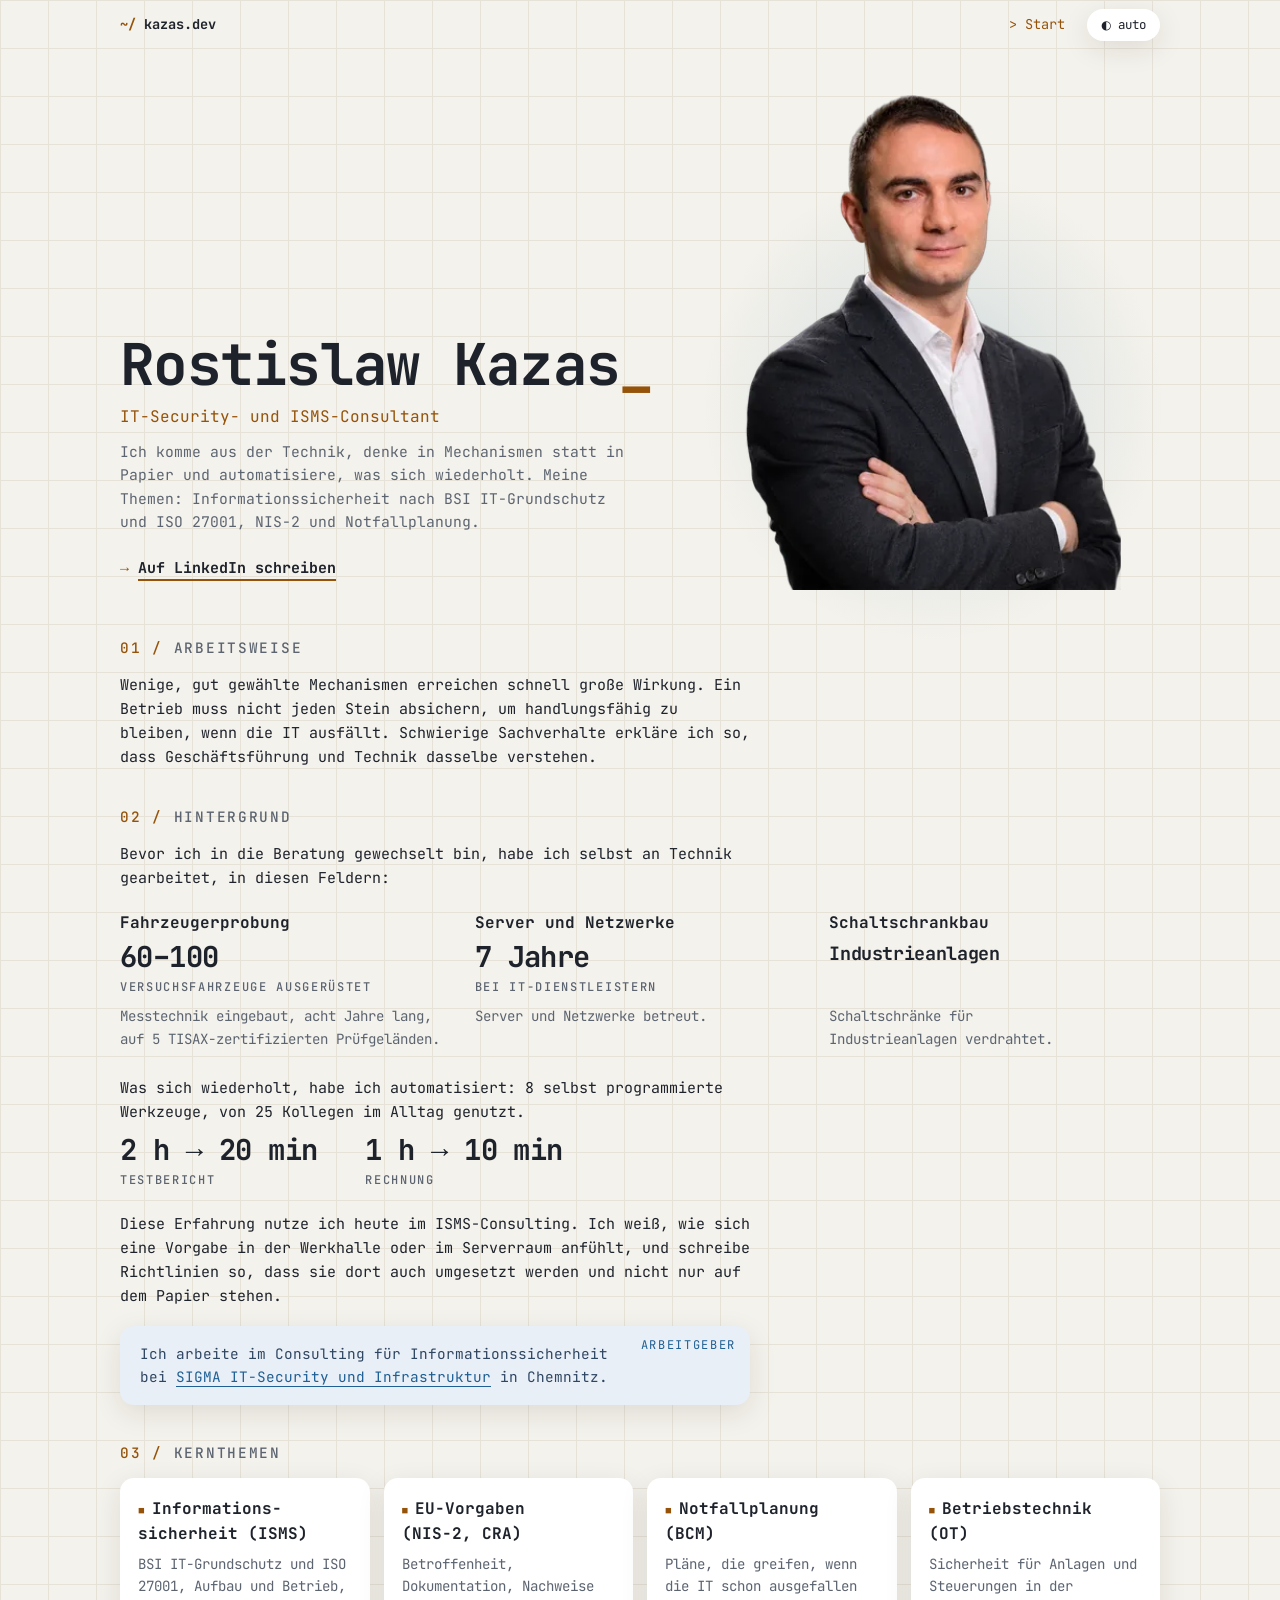
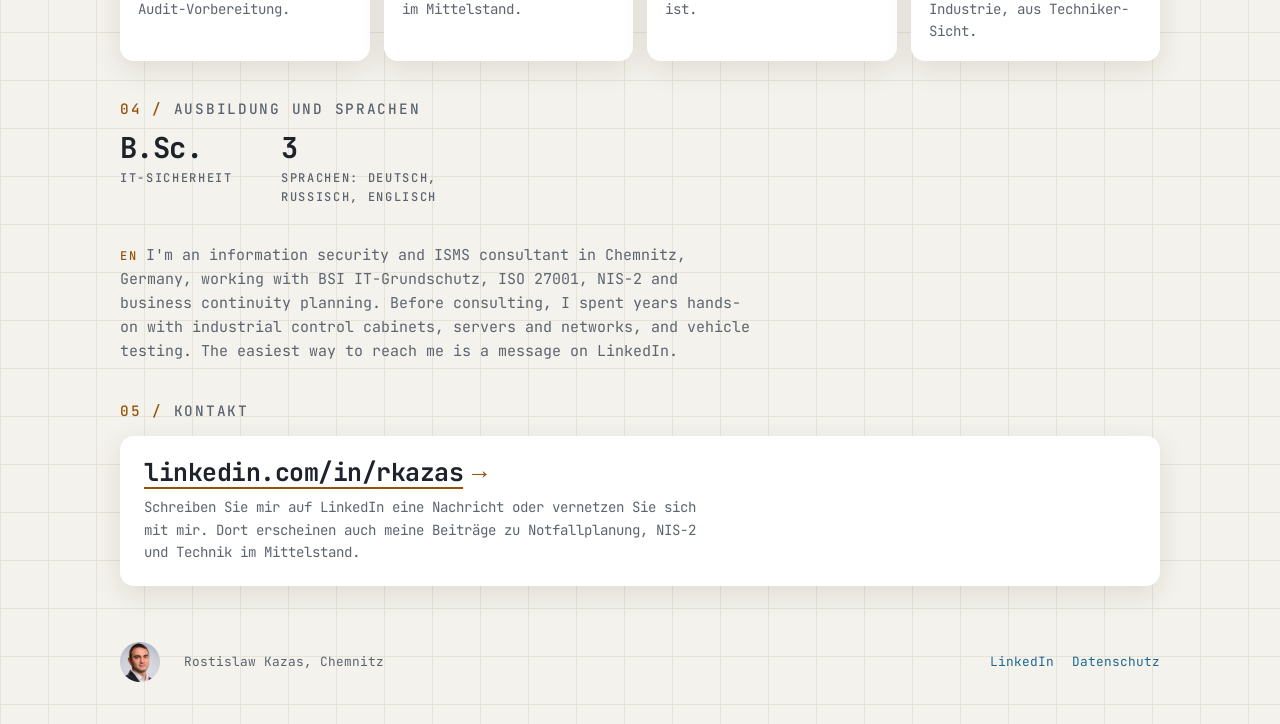
<file: index.html>
<!doctype html>
<html lang="de">
<head>
  <meta charset="utf-8">
  <meta name="viewport" content="width=device-width, initial-scale=1, viewport-fit=cover">
  <meta http-equiv="Content-Security-Policy" content="default-src 'none'; img-src 'self'; style-src 'self'; font-src 'self'; script-src 'self'; connect-src 'self'; base-uri 'none'; form-action 'none'">
  <meta name="referrer" content="strict-origin-when-cross-origin">
  <meta name="color-scheme" content="dark light">
  <meta name="theme-color" content="#0b0e13" media="(prefers-color-scheme: dark)">
  <meta name="theme-color" content="#f4f2ec" media="(prefers-color-scheme: light)">
  <link rel="icon" href="favicon.svg" type="image/svg+xml">
  <link rel="icon" href="favicon-32.png" type="image/png" sizes="32x32">
  <link rel="apple-touch-icon" href="apple-touch-icon.png">
  <link rel="preload" href="assets/fonts/jetbrainsmono-latin.woff2" as="font" type="font/woff2" crossorigin>
  <link rel="stylesheet" href="style.css">
  <script src="theme.js"></script>
  <title>Rostislaw Kazas · IT-Security- und ISMS-Consultant, Chemnitz</title>
  <meta name="description" content="Rostislaw Kazas, IT-Security- und ISMS-Consultant in Chemnitz. BSI IT-Grundschutz, ISO 27001, NIS-2 und Notfallplanung aus der Praxis.">
  <link rel="canonical" href="https://kazas.dev/">
  <link rel="me" href="https://www.linkedin.com/in/rkazas/">
  <meta property="og:type" content="profile">
  <meta property="og:title" content="Rostislaw Kazas">
  <meta property="og:description" content="IT-Security- und ISMS-Consultant, Chemnitz. Informationssicherheit nach BSI IT-Grundschutz und ISO 27001, NIS-2, Notfallplanung.">
  <meta property="og:url" content="https://kazas.dev/">
  <meta property="og:image" content="https://kazas.dev/assets/og.jpg">
  <meta property="og:image:width" content="1200">
  <meta property="og:image:height" content="630">
  <meta property="og:image:alt" content="Rostislaw Kazas, IT-Security- und ISMS-Consultant in Chemnitz">
  <meta property="og:locale" content="de_DE">
  <meta name="twitter:card" content="summary_large_image">
</head>
<body>
<div class="in">
  <nav class="nav" aria-label="Hauptnavigation">
    <a class="brand" href="./">kazas.dev</a>
    <a href="./" aria-current="page">Start</a>
    <button class="tog" id="tog" type="button" hidden>◐ auto</button>
  </nav>

  <header class="top">
    <div>
      <h1><span class="nm">Rostislaw Kazas</span> <span class="role">IT-Security- und ISMS-Consultant</span></h1>
      <p class="lead">Ich komme aus der Technik, denke in Mechanismen statt in Papier und automatisiere, was sich wiederholt. Meine Themen: Informationssicherheit nach BSI IT-Grundschutz und ISO 27001, NIS-2 und Notfallplanung.</p>
      <p class="go"><a href="https://www.linkedin.com/in/rkazas/" rel="me noopener">Auf LinkedIn schreiben</a></p>
    </div>
    <div class="pic">
      <img src="assets/rostislaw-kazas-portrait.webp" srcset="assets/rostislaw-kazas-portrait-360.webp 360w, assets/rostislaw-kazas-portrait-700.webp 527w, assets/rostislaw-kazas-portrait.webp 903w" sizes="(max-width: 760px) 270px, 360px" width="903" height="1200" alt="Rostislaw Kazas im dunklen Sakko mit verschränkten Armen" fetchpriority="high">
    </div>
  </header>

  <main>
    <section aria-labelledby="h1x"><h2 id="h1x" data-n="01">Arbeitsweise</h2>
      <p class="text">Wenige, gut gewählte Mechanismen erreichen schnell große Wirkung. Ein Betrieb muss nicht jeden Stein absichern, um handlungsfähig zu bleiben, wenn die IT ausfällt. Schwierige Sachverhalte erkläre ich so, dass Geschäftsführung und Technik dasselbe verstehen.</p>
    </section>

    <section aria-labelledby="h6x"><h2 id="h6x" data-n="02">Hintergrund</h2>
      <p class="text">Bevor ich in die Beratung gewechselt bin, habe ich selbst an Technik gearbeitet, in diesen Feldern:</p>
      <ul class="fields">
        <li><h3>Fahrzeugerprobung</h3><p class="m"><b>60–100</b> <span>Versuchsfahrzeuge ausgerüstet</span></p><p>Messtechnik eingebaut, acht Jahre lang, auf 5 TISAX-zertifizierten Prüfgeländen.</p></li>
        <li><h3>Server und Netzwerke</h3><p class="m"><b>7 Jahre</b> <span>bei IT-Dienstleistern</span></p><p>Server und Netzwerke betreut.</p></li>
        <li><h3>Schaltschrankbau</h3><p class="m"><b class="word">Industrie&shy;anlagen</b></p><p>Schaltschränke für Industrieanlagen verdrahtet.</p></li>
      </ul>
      <div class="proof">
        <p class="text">Was sich wiederholt, habe ich automatisiert: 8 selbst programmierte Werkzeuge, von 25 Kollegen im Alltag genutzt.</p>
        <dl class="ba">
          <div><dt>Testbericht</dt><dd><span aria-hidden="true">2 h → 20 min</span><span class="sr">von 2 Stunden auf 20 Minuten</span></dd></div>
          <div><dt>Rechnung</dt><dd><span aria-hidden="true">1 h → 10 min</span><span class="sr">von 1 Stunde auf 10 Minuten</span></dd></div>
        </dl>
      </div>
      <p class="text">Diese Erfahrung nutze ich heute im ISMS-Consulting. Ich weiß, wie sich eine Vorgabe in der Werkhalle oder im Serverraum anfühlt, und schreibe Richtlinien so, dass sie dort auch umgesetzt werden und nicht nur auf dem Papier stehen.</p>
      <aside class="sigma" aria-label="Arbeitgeber">
        <p>Ich arbeite im Consulting für Informationssicherheit bei <a href="https://itsecurity-infrastruktur.de/" rel="noopener">SIGMA IT-Security und Infrastruktur</a> in Chemnitz.</p>
      </aside>
    </section>

    <section aria-labelledby="h2x"><h2 id="h2x" data-n="03">Kernthemen</h2>
      <div class="cards">
        <div class="card"><h3>Informations&shy;sicherheit (ISMS)</h3><p>BSI IT-Grundschutz und ISO 27001, Aufbau und Betrieb, Audit-Vorbereitung.</p></div>
        <div class="card"><h3>EU-Vorgaben (NIS-2, CRA)</h3><p>Betroffenheit, Dokumentation, Nachweise im Mittelstand.</p></div>
        <div class="card"><h3>Notfallplanung (BCM)</h3><p>Pläne, die greifen, wenn die IT schon ausgefallen ist.</p></div>
        <div class="card"><h3>Betriebstechnik (OT)</h3><p>Sicherheit für Anlagen und Steuerungen in der Industrie, aus Techniker-Sicht.</p></div>
      </div>
    </section>

    <section aria-labelledby="h3x"><h2 id="h3x" data-n="04">Ausbildung und Sprachen</h2>
      <div class="kpi">
        <div><b>B.Sc.</b> <span>IT-Sicherheit</span></div>
        <div><b>3</b> <span>Sprachen: Deutsch, Russisch, Englisch</span></div>
      </div>
    </section>

    <section class="en" lang="en" aria-label="In English">
      <p class="text"><span class="en-tag" aria-hidden="true">EN</span>I'm an information security and ISMS consultant in Chemnitz, Germany, working with BSI IT-Grundschutz, ISO 27001, NIS-2 and business continuity planning. Before consulting, I spent years hands-on with industrial control cabinets, servers and networks, and vehicle testing. The easiest way to reach me is a message on LinkedIn.</p>
    </section>

    <section aria-labelledby="h5x"><h2 id="h5x" data-n="05">Kontakt</h2>
      <div class="contact">
        <a href="https://www.linkedin.com/in/rkazas/" rel="me noopener">linkedin.com/in/<span class="nw">rkazas<span class="arr" aria-hidden="true">→</span></span></a>
        <p>Schreiben Sie mir auf LinkedIn eine Nachricht oder vernetzen Sie sich mit mir. Dort erscheinen auch meine Beiträge zu Notfallplanung, NIS-2 und Technik im Mittelstand.</p>
      </div>
    </section>
  </main>

  <footer class="foot">
    <img src="assets/rostislaw-kazas-avatar.webp" width="40" height="40" alt="" loading="lazy">
    <span>Rostislaw Kazas, Chemnitz</span>
    <span class="sp"><a href="https://www.linkedin.com/in/rkazas/" rel="me noopener">LinkedIn</a><a href="datenschutz.html">Datenschutz</a></span>
  </footer>
</div>
</body>
</html>
</file>
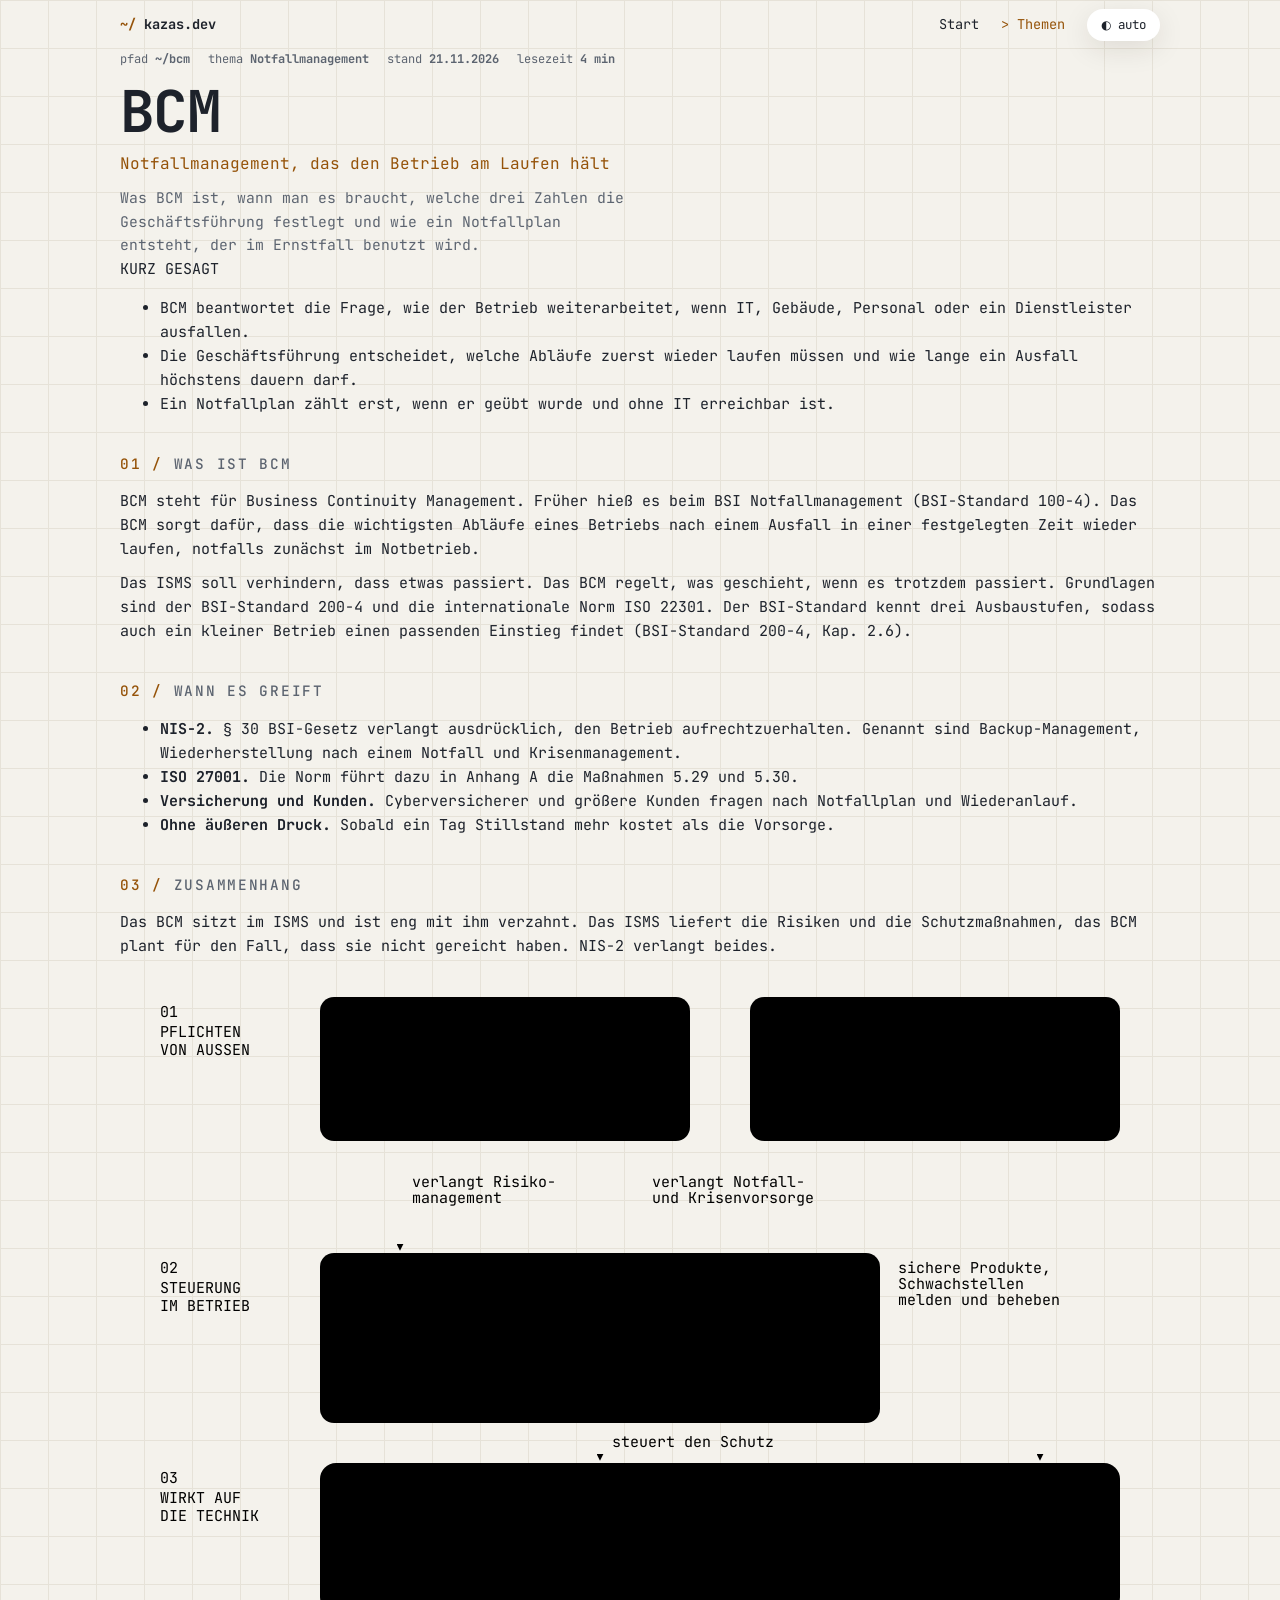
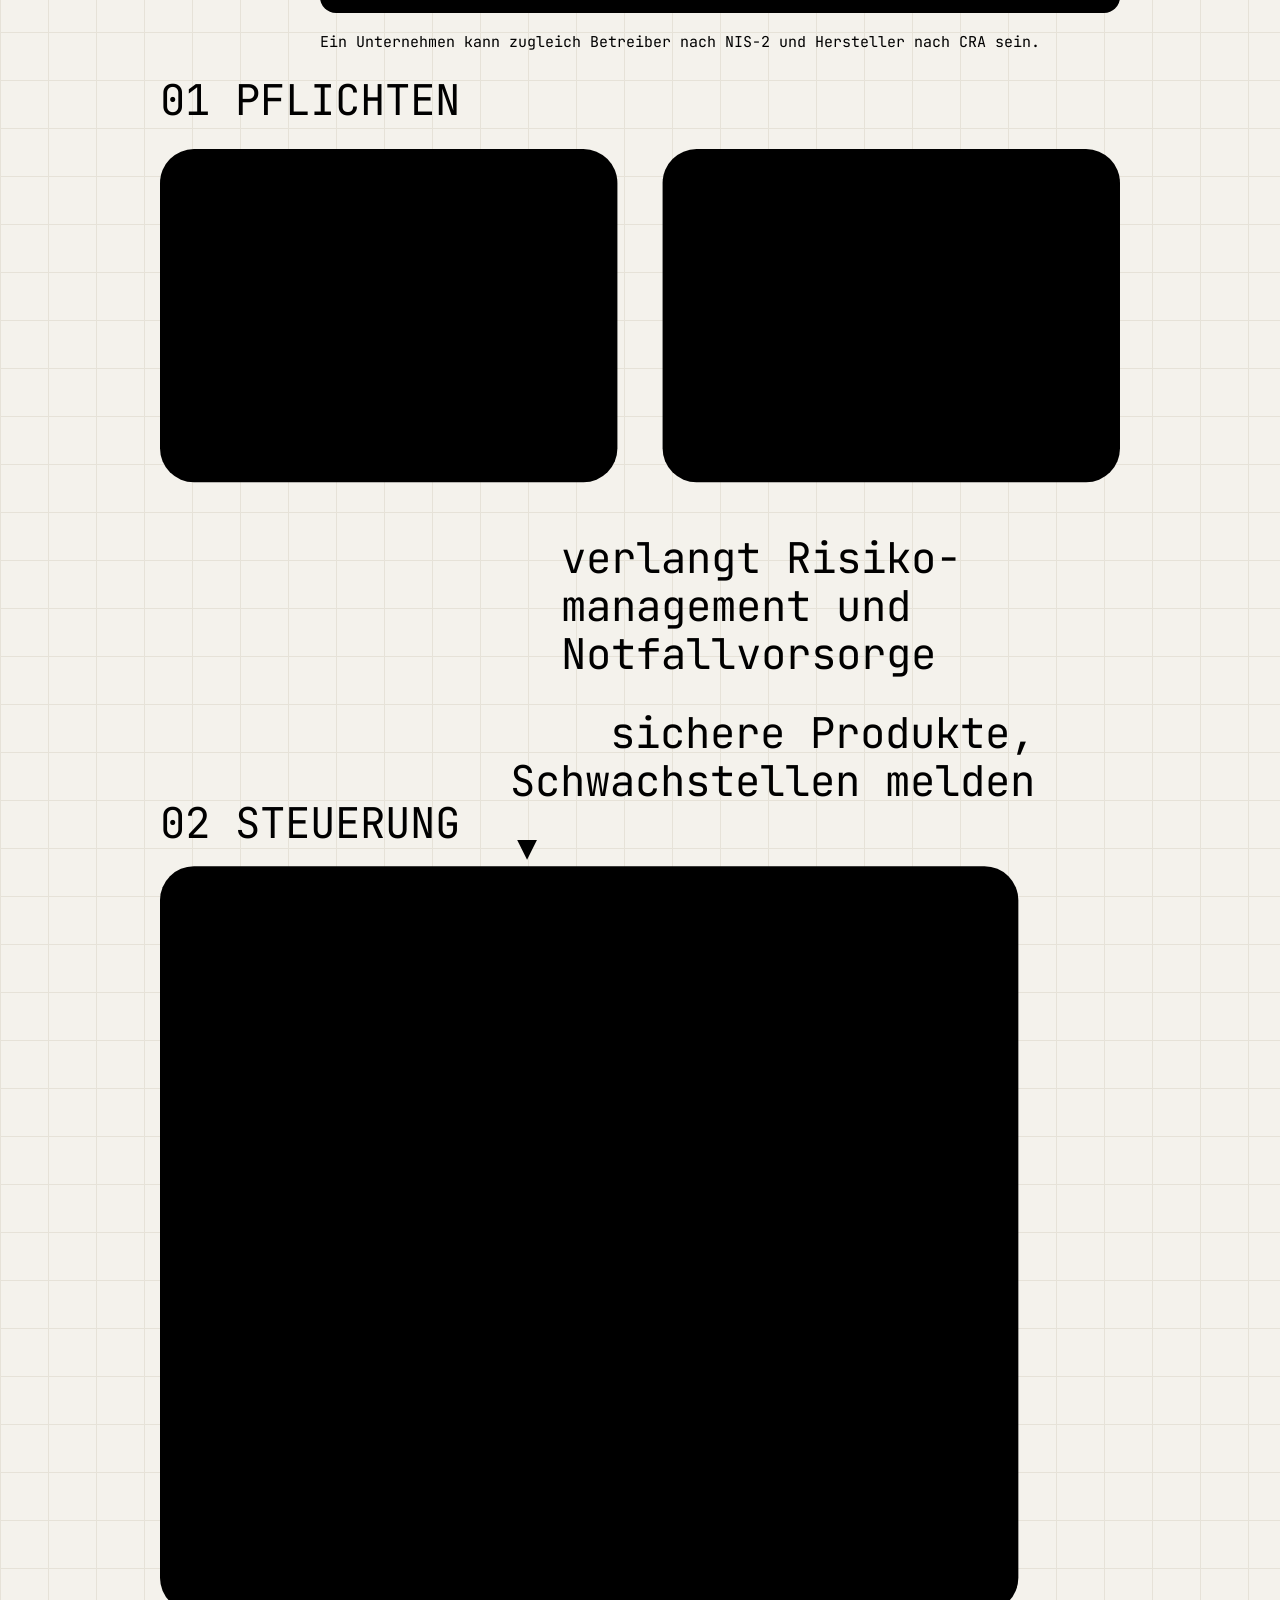
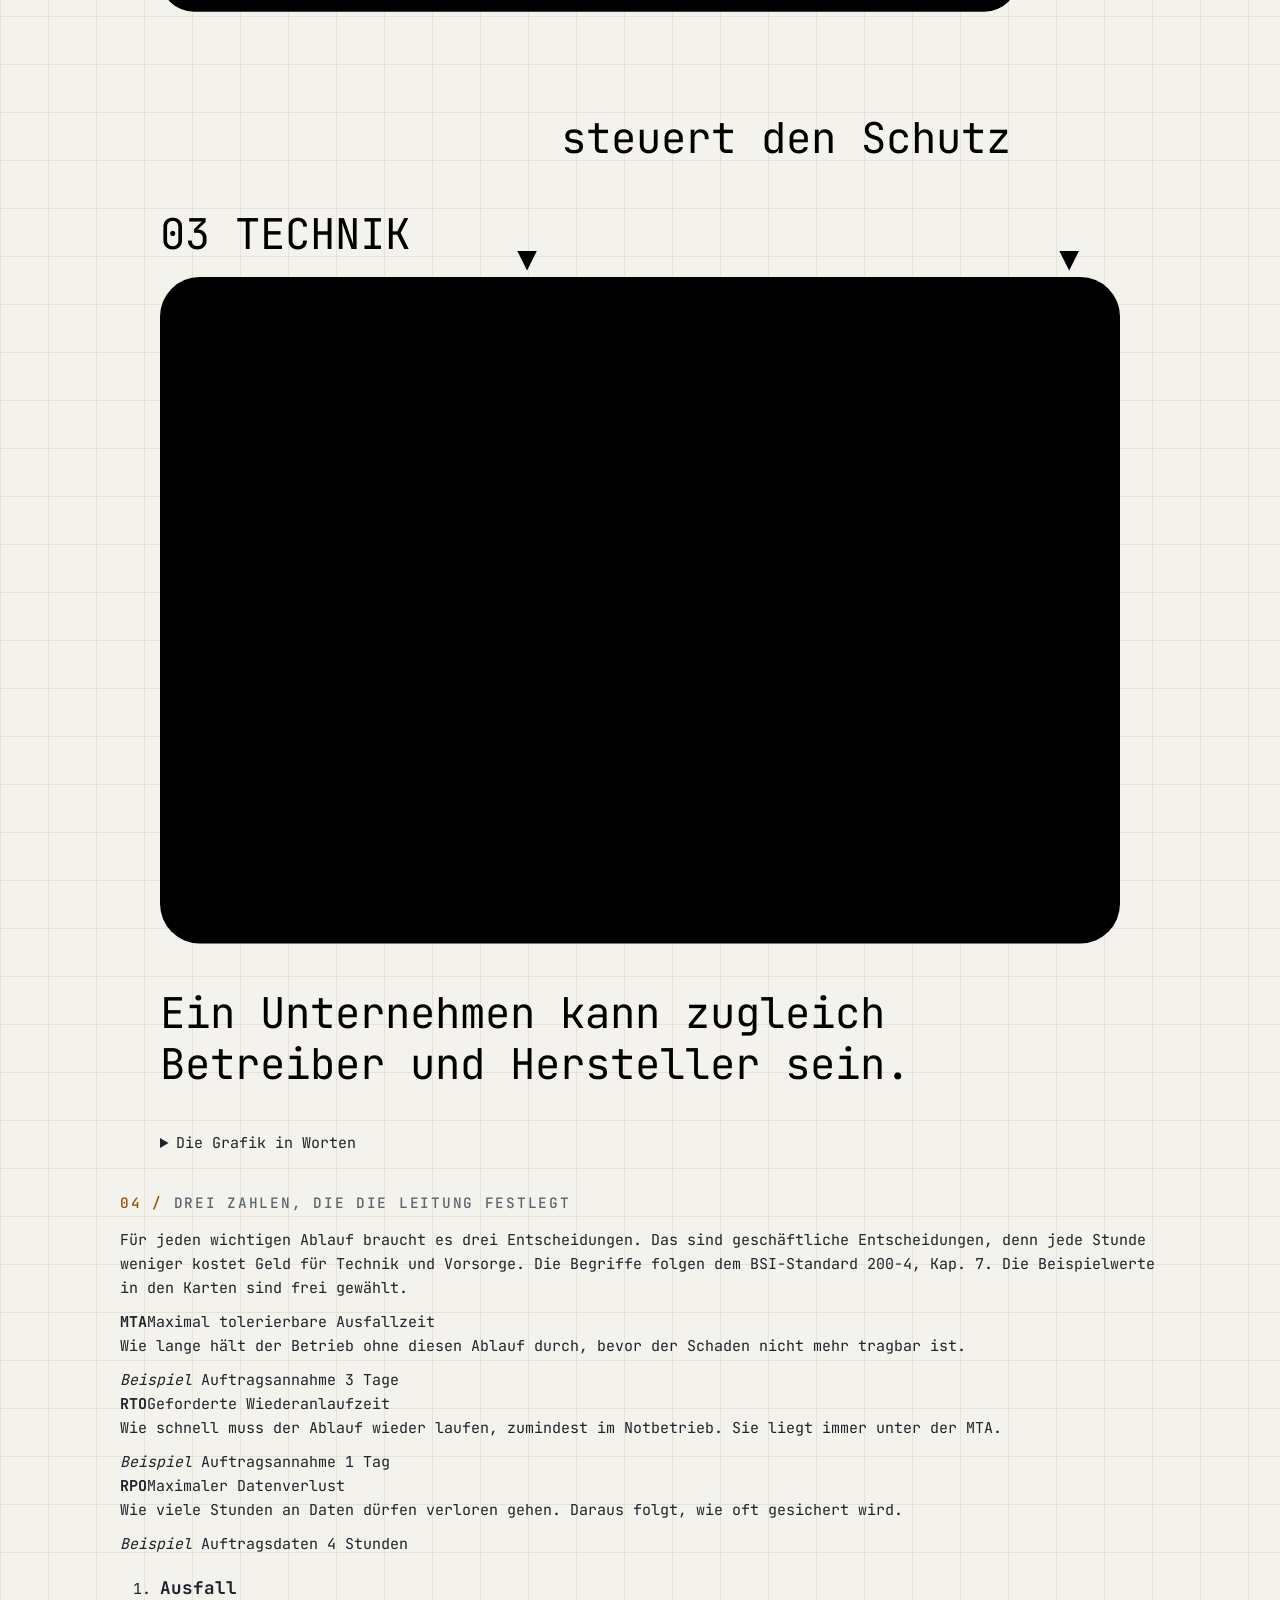
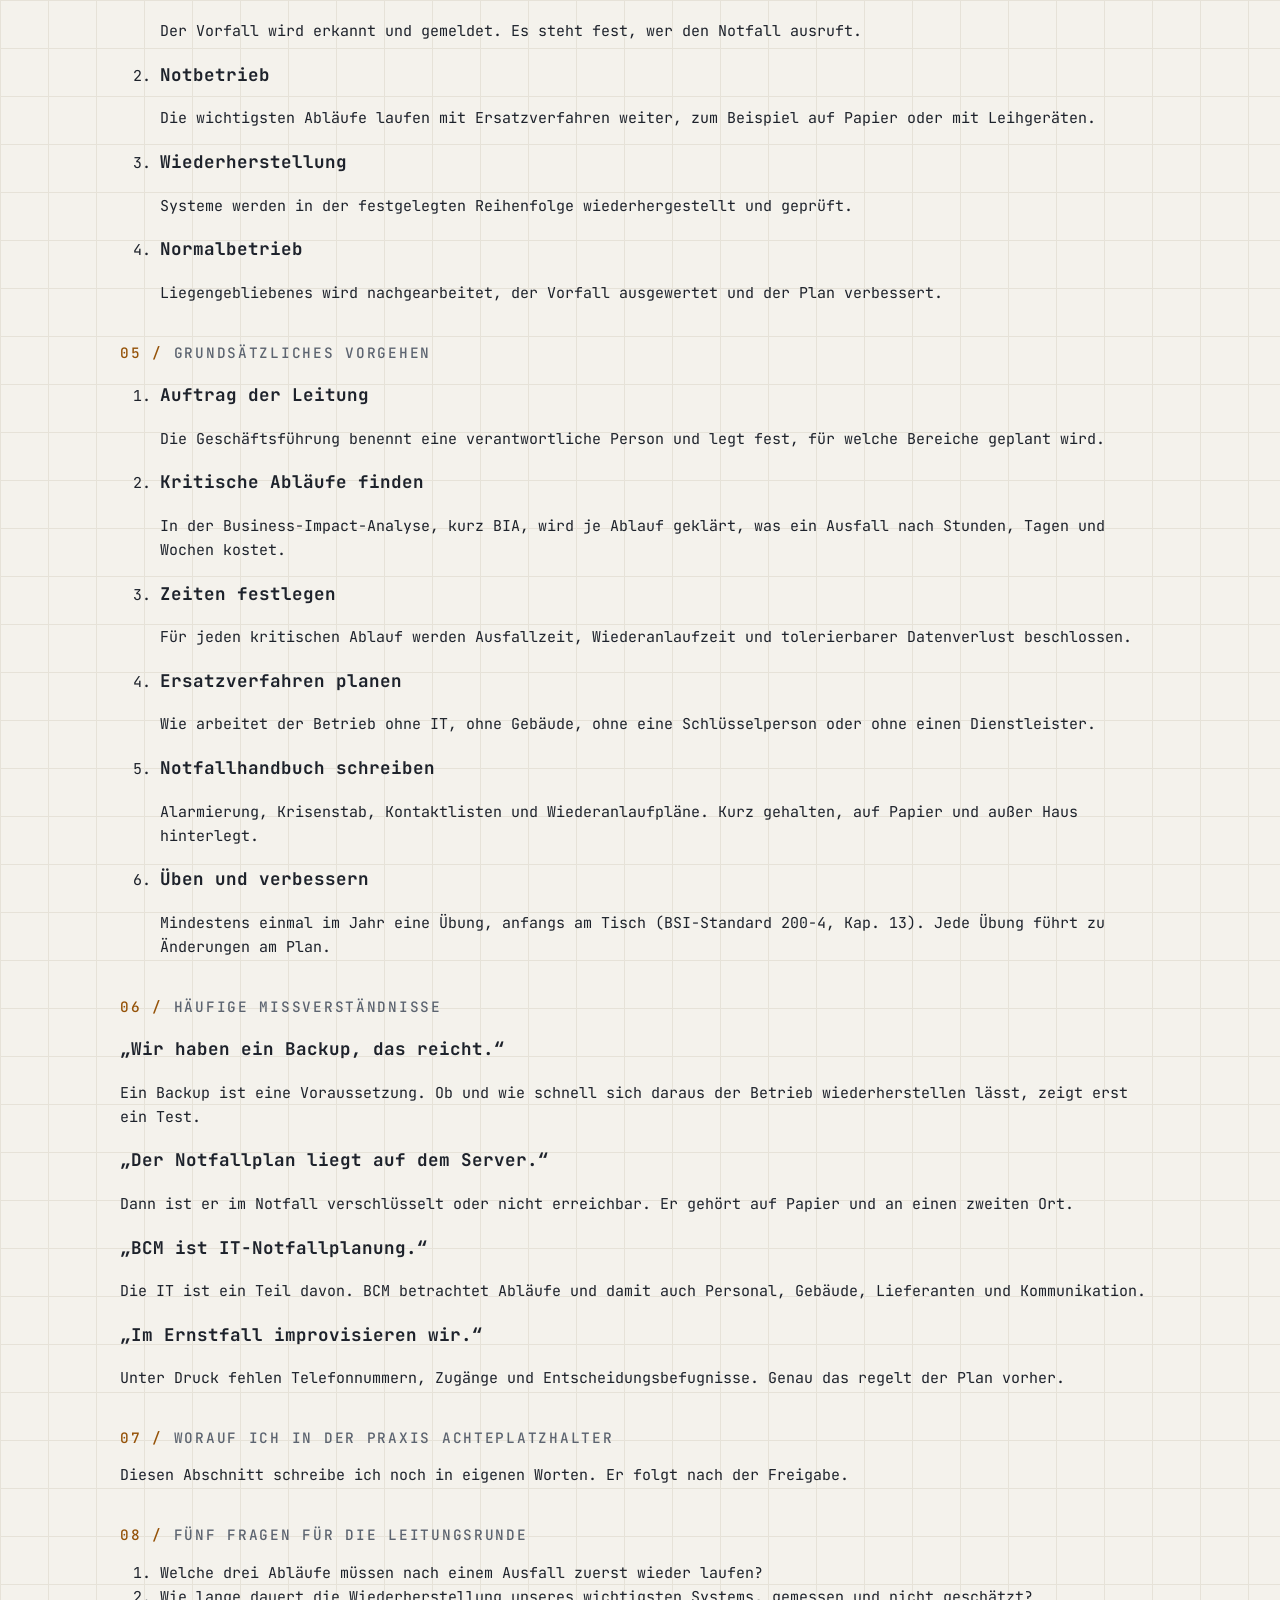
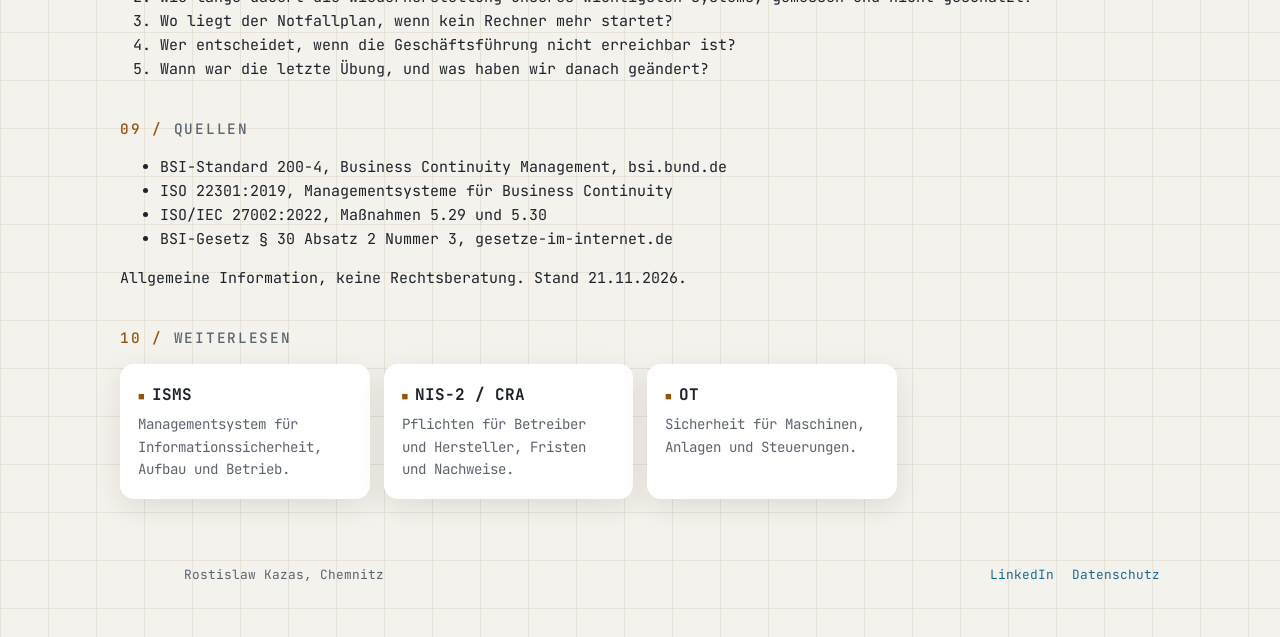
<file: bcm.html>
<!doctype html>
<html lang="de">
<head>
  <meta charset="utf-8">
  <meta name="viewport" content="width=device-width, initial-scale=1, viewport-fit=cover">
  <meta http-equiv="Content-Security-Policy" content="default-src 'none'; img-src 'self'; style-src 'self'; font-src 'self'; script-src 'self'; base-uri 'none'; form-action 'none'">
  <meta name="referrer" content="strict-origin-when-cross-origin">
  <meta name="color-scheme" content="dark light">
  <meta name="theme-color" content="#0b0e13">
  <link rel="icon" href="favicon.svg" type="image/svg+xml">
  <link rel="icon" href="favicon-32.png" type="image/png" sizes="32x32">
  <link rel="apple-touch-icon" href="apple-touch-icon.png">
  <link rel="preload" href="assets/fonts/jetbrainsmono-latin.woff2" as="font" type="font/woff2" crossorigin>
  <link rel="preload" href="assets/fonts/inter-latin.woff2" as="font" type="font/woff2" crossorigin>
  <link rel="stylesheet" href="style.css">
  <script src="theme.js"></script>
  <title>BCM · Notfallmanagement, das den Betrieb am Laufen hält · kazas.dev</title>
  <meta name="description" content="Was BCM ist, welche drei Zahlen die Geschäftsführung festlegt und wie ein Notfallplan entsteht, der geübt ist und ohne IT erreichbar bleibt.">
  <link rel="canonical" href="https://kazas.dev/bcm.html">
  <meta property="og:type" content="article">
  <meta property="og:title" content="BCM · Notfallmanagement, das den Betrieb am Laufen hält">
  <meta property="og:description" content="Was BCM ist, welche drei Zahlen die Geschäftsführung festlegt und wie ein Notfallplan entsteht, der geübt ist und ohne IT erreichbar bleibt.">
  <meta property="og:url" content="https://kazas.dev/bcm.html">
  <meta property="og:image" content="https://kazas.dev/assets/og.jpg">
  <meta property="og:image:width" content="1200">
  <meta property="og:image:height" content="630">
  <meta property="og:image:alt" content="Rostislaw Kazas, IT-Security- und ISMS-Consultant in Chemnitz">
  <meta property="og:locale" content="de_DE">
  <meta name="twitter:card" content="summary_large_image">
</head>
<body class="topic">
<div class="in">
  <nav class="nav" aria-label="Hauptnavigation">
    <a class="brand" href="./">kazas.dev</a>
    <a href="./">Start</a>
    <a href="./#themen" aria-current="true">Themen</a>
    <button class="tog" id="tog" type="button" hidden>◐ auto</button>
  </nav>

  <header class="head">
    <p class="sys"><span>pfad <b>~/bcm</b></span><span>thema <b>Notfallmanagement</b></span><span>stand <b>21.11.2026</b></span><span>lesezeit <b>4 min</b></span></p>
    <h1>BCM</h1>
    <p class="role">Notfallmanagement, das den Betrieb am Laufen hält</p>
    <p class="lead">Was BCM ist, wann man es braucht, welche drei Zahlen die Geschäftsführung festlegt und wie ein Notfallplan entsteht, der im Ernstfall benutzt wird.</p>
    <div class="tldr">
      <span class="k">KURZ GESAGT</span>
      <ul>
        <li>BCM beantwortet die Frage, wie der Betrieb weiterarbeitet, wenn IT, Gebäude, Personal oder ein Dienstleister ausfallen.</li>
        <li>Die Geschäftsführung entscheidet, welche Abläufe zuerst wieder laufen müssen und wie lange ein Ausfall höchstens dauern darf.</li>
        <li>Ein Notfallplan zählt erst, wenn er geübt wurde und ohne IT erreichbar ist.</li>
      </ul>
    </div>
  </header>

  <main>
    <section aria-labelledby="bcm-s1"><h2 id="bcm-s1" data-n="01">Was ist BCM</h2>
      <div class="prose">
        <p>BCM steht für Business Continuity Management. Früher hieß es beim BSI Notfallmanagement (BSI-Standard 100-4). Das BCM sorgt dafür, dass die wichtigsten Abläufe eines Betriebs nach einem Ausfall in einer festgelegten Zeit wieder laufen, notfalls zunächst im Notbetrieb.</p>
        <p>Das ISMS soll verhindern, dass etwas passiert. Das BCM regelt, was geschieht, wenn es trotzdem passiert. Grundlagen sind der BSI-Standard 200-4 und die internationale Norm ISO&nbsp;22301. Der BSI-Standard kennt drei Ausbaustufen, sodass auch ein kleiner Betrieb einen passenden Einstieg findet (BSI-Standard 200-4, Kap.&nbsp;2.6).</p>
      </div>
    </section>
    <section aria-labelledby="bcm-s2"><h2 id="bcm-s2" data-n="02">Wann es greift</h2>
      <div class="prose">
        <ul>
          <li><b>NIS-2.</b> §&nbsp;30 BSI-Gesetz verlangt ausdrücklich, den Betrieb aufrechtzuerhalten. Genannt sind Backup-Management, Wiederherstellung nach einem Notfall und Krisenmanagement.</li>
          <li><b>ISO&nbsp;27001.</b> Die Norm führt dazu in Anhang A die Maßnahmen 5.29 und 5.30.</li>
          <li><b>Versicherung und Kunden.</b> Cyberversicherer und größere Kunden fragen nach Notfallplan und Wiederanlauf.</li>
          <li><b>Ohne äußeren Druck.</b> Sobald ein Tag Stillstand mehr kostet als die Vorsorge.</li>
        </ul>
      </div>
    </section>
    <section aria-labelledby="bcm-s3"><h2 id="bcm-s3" data-n="03">Zusammenhang</h2>
      <div class="prose"><p>Das BCM sitzt im ISMS und ist eng mit ihm verzahnt. Das ISMS liefert die Risiken und die Schutzmaßnahmen, das BCM plant für den Fall, dass sie nicht gereicht haben. NIS-2 verlangt beides.</p></div>
      <figure class="map">
        <svg class="g g-wide" viewBox="0 0 960 690" role="img" aria-labelledby="bcm-gwt bcm-gwd">
          <title id="bcm-gwt">Wie NIS-2, CRA, ISMS, BCM, IT und OT zusammenhängen</title>
          <desc id="bcm-gwd">Drei Ebenen. Oben die Pflichten NIS-2 für Betreiber und CRA für Hersteller. In der Mitte das ISMS als Steuerung, darin das BCM. Unten IT und OT. NIS-2 verlangt Risikomanagement und Notfallvorsorge, das ISMS steuert den Schutz in IT und OT, der CRA wirkt über die Produkte direkt auf IT und OT. Hervorgehoben ist BCM, das Thema dieser Seite.</desc>
          <defs><marker id="bcm-mb" viewBox="0 0 10 10" refX="9" refY="5" markerWidth="7" markerHeight="7" orient="auto-start-reverse"><path class="mk" d="M0 0L10 5L0 10z"/></marker><marker id="bcm-ma" viewBox="0 0 10 10" refX="9" refY="5" markerWidth="7" markerHeight="7" orient="auto-start-reverse"><path class="mk a" d="M0 0L10 5L0 10z"/></marker></defs>
          <text class="lab" x="0" y="44"><tspan class="n">01</tspan><tspan x="0" dy="20">PFLICHTEN</tspan><tspan x="0" dy="18">VON AUSSEN</tspan></text>
          <text class="lab" x="0" y="300"><tspan class="n">02</tspan><tspan x="0" dy="20">STEUERUNG</tspan><tspan x="0" dy="18">IM BETRIEB</tspan></text>
          <text class="lab" x="0" y="510"><tspan class="n">03</tspan><tspan x="0" dy="20">WIRKT AUF</tspan><tspan x="0" dy="18">DIE TECHNIK</tspan></text>
          <rect class="grp" x="160" y="490" width="800" height="150" rx="16"/>
          <g class="node dim" data-k="nis2">
            <rect class="box" x="160" y="24" width="370" height="144" rx="14"/>
            <text class="t" x="184" y="64">NIS-2</text>
            <text class="st" x="184" y="92">EU-Richtlinie, in Deutschland</text>
            <text class="st" x="184" y="112">im BSI-Gesetz umgesetzt.</text>
            <text class="st" x="184" y="132">Gilt für Betreiber wichtiger</text>
            <text class="st" x="184" y="152">und besonders wichtiger Einrichtungen</text>
          </g>
          <g class="node dim" data-k="cra">
            <rect class="box" x="590" y="24" width="370" height="144" rx="14"/>
            <text class="t" x="614" y="64">CRA</text>
            <text class="st" x="614" y="92">EU-Verordnung Cyber Resilience Act.</text>
            <text class="st" x="614" y="112">Gilt vor allem für Hersteller</text>
            <text class="st" x="614" y="132">von Produkten mit digitalen</text>
            <text class="st" x="614" y="152">Elementen</text>
          </g>
          <g class="node dim" data-k="isms">
            <rect class="box isms" x="160" y="280" width="560" height="170" rx="14"/>
            <text class="t" x="184" y="320">ISMS</text>
            <text class="st" x="184" y="346">Managementsystem für</text>
            <text class="st" x="184" y="366">Informationssicherheit</text>
            <text class="tag" x="184" y="398">nach BSI IT-Grundschutz</text>
            <text class="tag" x="184" y="418">oder ISO 27001</text>
          </g>
          <g class="node on" data-k="bcm">
            <rect class="box bcm" x="420" y="304" width="276" height="122" rx="12"/>
            <text class="t s" x="442" y="340">BCM</text>
            <text class="st" x="442" y="364">Notfallmanagement, eng</text>
            <text class="st" x="442" y="384">mit dem ISMS verzahnt</text>
            <text class="st" x="442" y="404">(BSI-Standard 200-4)</text>
            <text class="here" x="680" y="340" text-anchor="end">● diese Seite</text>
          </g>
          <g class="node dim" data-k="it">
            <rect class="box" x="176" y="506" width="376" height="118" rx="12"/>
            <text class="t" x="200" y="546">IT</text>
            <text class="st" x="200" y="572">Büro, Server, Netzwerk,</text>
            <text class="st" x="200" y="592">Daten und Anwendungen</text>
          </g>
          <g class="node dim" data-k="ot">
            <rect class="box" x="568" y="506" width="376" height="118" rx="12"/>
            <text class="t" x="592" y="546">OT</text>
            <text class="st" x="592" y="572">Steuerungen, Maschinen und</text>
            <text class="st" x="592" y="592">Anlagen in der Produktion</text>
          </g>
          <path class="ar" d="M240 168 V277" marker-end="url(#bcm-mb)"/>
          <text class="al" x="252" y="214">verlangt Risiko-</text>
          <text class="al" x="252" y="230">management</text>
          <path class="ar" d="M480 168 V301" marker-end="url(#bcm-mb)"/>
          <text class="al" x="492" y="214">verlangt Notfall-</text>
          <text class="al" x="492" y="230">und Krisenvorsorge</text>
          <path class="ar" d="M880 168 V487" marker-end="url(#bcm-mb)"/>
          <text class="al" x="738" y="300">sichere Produkte,</text>
          <text class="al" x="738" y="316">Schwachstellen</text>
          <text class="al" x="738" y="332">melden und beheben</text>
          <path class="ar a" d="M440 450 V487" marker-end="url(#bcm-ma)"/>
          <text class="al a" x="452" y="474">steuert den Schutz</text>
          <text class="note" x="160" y="674">Ein Unternehmen kann zugleich Betreiber nach NIS-2 und Hersteller nach CRA sein.</text>
        </svg>
        <svg class="g g-tall" viewBox="0 0 340 940" role="img" aria-labelledby="bcm-gtt bcm-gtd">
          <title id="bcm-gtt">Wie NIS-2, CRA, ISMS, BCM, IT und OT zusammenhängen</title>
          <desc id="bcm-gtd">Drei Ebenen. Oben die Pflichten NIS-2 für Betreiber und CRA für Hersteller. In der Mitte das ISMS als Steuerung, darin das BCM. Unten IT und OT. NIS-2 verlangt Risikomanagement und Notfallvorsorge, das ISMS steuert den Schutz in IT und OT, der CRA wirkt über die Produkte direkt auf IT und OT. Hervorgehoben ist BCM, das Thema dieser Seite.</desc>
          <defs><marker id="bcm-mb2" viewBox="0 0 10 10" refX="9" refY="5" markerWidth="7" markerHeight="7" orient="auto-start-reverse"><path class="mk" d="M0 0L10 5L0 10z"/></marker><marker id="bcm-ma2" viewBox="0 0 10 10" refX="9" refY="5" markerWidth="7" markerHeight="7" orient="auto-start-reverse"><path class="mk a" d="M0 0L10 5L0 10z"/></marker></defs>
          <text class="lab" x="0" y="16"><tspan class="n">01 </tspan>PFLICHTEN</text>
          <text class="lab" x="0" y="272"><tspan class="n">02 </tspan>STEUERUNG</text>
          <text class="lab" x="0" y="630"><tspan class="n">03 </tspan>TECHNIK</text>
          <rect class="grp" x="0" y="640" width="340" height="236" rx="14"/>
          <g class="node dim" data-k="nis2">
            <rect class="box" x="0" y="28" width="162" height="118" rx="12"/>
            <text class="t" x="14" y="60">NIS-2</text>
            <text class="st" x="14" y="86">EU-Richtlinie,</text>
            <text class="st" x="14" y="105">im BSI-Gesetz,</text>
            <text class="st" x="14" y="124">für Betreiber</text>
          </g>
          <g class="node dim" data-k="cra">
            <rect class="box" x="178" y="28" width="162" height="118" rx="12"/>
            <text class="t" x="192" y="60">CRA</text>
            <text class="st" x="192" y="86">EU-Verordnung,</text>
            <text class="st" x="192" y="105">für Hersteller</text>
            <text class="st" x="192" y="124">von Produkten</text>
          </g>
          <g class="node dim" data-k="isms">
            <rect class="box isms" x="0" y="282" width="304" height="264" rx="12"/>
            <text class="t" x="14" y="316">ISMS</text>
            <text class="st" x="14" y="340">Managementsystem für</text>
            <text class="st" x="14" y="359">Informationssicherheit</text>
            <text class="tag" x="14" y="385">nach BSI IT-Grundschutz</text>
            <text class="tag" x="14" y="403">oder ISO 27001</text>
          </g>
          <g class="node on" data-k="bcm">
            <rect class="box bcm" x="14" y="420" width="276" height="110" rx="10"/>
            <text class="t s" x="30" y="452">BCM</text>
            <text class="st" x="30" y="476">Notfallmanagement,</text>
            <text class="st" x="30" y="495">eng mit dem ISMS</text>
            <text class="st" x="30" y="514">verzahnt (BSI 200-4)</text>
            <text class="here" x="276" y="452" text-anchor="end">● diese Seite</text>
          </g>
          <g class="node dim" data-k="it">
            <rect class="box" x="12" y="654" width="316" height="100" rx="10"/>
            <text class="t" x="28" y="686">IT</text>
            <text class="st" x="28" y="710">Büro, Server, Netzwerk,</text>
            <text class="st" x="28" y="729">Daten und Anwendungen</text>
          </g>
          <g class="node dim" data-k="ot">
            <rect class="box" x="12" y="764" width="316" height="100" rx="10"/>
            <text class="t" x="28" y="796">OT</text>
            <text class="st" x="28" y="820">Steuerungen, Maschinen</text>
            <text class="st" x="28" y="839">und Anlagen</text>
          </g>
          <path class="ar" d="M130 146 V279" marker-end="url(#bcm-mb2)"/>
          <text class="al" x="142" y="178">verlangt Risiko-</text>
          <text class="al" x="142" y="195">management und</text>
          <text class="al" x="142" y="212">Notfallvorsorge</text>
          <path class="ar" d="M322 146 V637" marker-end="url(#bcm-mb2)"/>
          <text class="al" x="310" y="240" text-anchor="end">sichere Produkte,</text>
          <text class="al" x="310" y="257" text-anchor="end">Schwachstellen melden</text>
          <path class="ar a" d="M130 546 V637" marker-end="url(#bcm-ma2)"/>
          <text class="al a" x="142" y="596">steuert den Schutz</text>
          <text class="note" x="0" y="906">Ein Unternehmen kann zugleich</text>
          <text class="note" x="0" y="924">Betreiber und Hersteller sein.</text>
        </svg>
        <details class="alt">
          <summary>Die Grafik in Worten</summary>
          <ol>
            <li>NIS-2 verpflichtet Betreiber wichtiger und besonders wichtiger Einrichtungen zu Risikomanagement sowie zu Notfall- und Krisenvorsorge. In Deutschland gilt sie seit dem 6. Dezember 2025 über das BSI-Gesetz (BGBl. 2025 I Nr.&nbsp;301).</li>
            <li>Der CRA verpflichtet vor allem Hersteller von Produkten mit digitalen Elementen zu sicheren Produkten und zum Umgang mit Schwachstellen. Er wirkt über die Produkte direkt auf IT und OT.</li>
            <li>Ein ISMS nach BSI IT-Grundschutz oder ISO&nbsp;27001 ist der Rahmen, mit dem ein Betrieb diese Anforderungen umsetzt und nachweist.</li>
            <li>Das BCM nach BSI-Standard 200-4 ist eng mit dem ISMS verzahnt und regelt, wie der Betrieb weiterläuft, wenn trotzdem etwas ausfällt. Das ist das Thema dieser Seite.</li>
            <li>Wirken muss das alles in der IT und in der OT, also in Steuerungen, Maschinen und Anlagen.</li>
          </ol>
        </details>
      </figure>
    </section>
    <section aria-labelledby="bcm-s4"><h2 id="bcm-s4" data-n="04">Drei Zahlen, die die Leitung festlegt</h2>
      <div class="prose"><p>Für jeden wichtigen Ablauf braucht es drei Entscheidungen. Das sind geschäftliche Entscheidungen, denn jede Stunde weniger kostet Geld für Technik und Vorsorge. Die Begriffe folgen dem BSI-Standard 200-4, Kap.&nbsp;7. Die Beispielwerte in den Karten sind frei gewählt.</p></div>
      <div class="nums">
        <div><b>MTA</b><span class="n">Maximal tolerierbare Ausfallzeit</span><p>Wie lange hält der Betrieb ohne diesen Ablauf durch, bevor der Schaden nicht mehr tragbar ist.</p><span class="ex"><i>Beispiel</i> Auftragsannahme 3 Tage</span></div>
        <div><b>RTO</b><span class="n">Geforderte Wiederanlaufzeit</span><p>Wie schnell muss der Ablauf wieder laufen, zumindest im Notbetrieb. Sie liegt immer unter der MTA.</p><span class="ex"><i>Beispiel</i> Auftragsannahme 1 Tag</span></div>
        <div><b>RPO</b><span class="n">Maximaler Datenverlust</span><p>Wie viele Stunden an Daten dürfen verloren gehen. Daraus folgt, wie oft gesichert wird.</p><span class="ex"><i>Beispiel</i> Auftragsdaten 4 Stunden</span></div>
      </div>
      <ol class="flow">
        <li><h3>Ausfall</h3><p>Der Vorfall wird erkannt und gemeldet. Es steht fest, wer den Notfall ausruft.</p></li>
        <li><h3>Notbetrieb</h3><p>Die wichtigsten Abläufe laufen mit Ersatzverfahren weiter, zum Beispiel auf Papier oder mit Leihgeräten.</p></li>
        <li><h3>Wiederherstellung</h3><p>Systeme werden in der festgelegten Reihenfolge wiederhergestellt und geprüft.</p></li>
        <li><h3>Normalbetrieb</h3><p>Liegengebliebenes wird nachgearbeitet, der Vorfall ausgewertet und der Plan verbessert.</p></li>
      </ol>
    </section>
    <section aria-labelledby="bcm-s5"><h2 id="bcm-s5" data-n="05">Grundsätzliches Vorgehen</h2>
      <ol class="steps">
        <li><h3>Auftrag der Leitung</h3><p>Die Geschäftsführung benennt eine verantwortliche Person und legt fest, für welche Bereiche geplant wird.</p></li>
        <li><h3>Kritische Abläufe finden</h3><p>In der Business-Impact-Analyse, kurz BIA, wird je Ablauf geklärt, was ein Ausfall nach Stunden, Tagen und Wochen kostet.</p></li>
        <li><h3>Zeiten festlegen</h3><p>Für jeden kritischen Ablauf werden Ausfallzeit, Wiederanlaufzeit und tolerierbarer Datenverlust beschlossen.</p></li>
        <li><h3>Ersatzverfahren planen</h3><p>Wie arbeitet der Betrieb ohne IT, ohne Gebäude, ohne eine Schlüsselperson oder ohne einen Dienstleister.</p></li>
        <li><h3>Notfallhandbuch schreiben</h3><p>Alarmierung, Krisenstab, Kontaktlisten und Wiederanlaufpläne. Kurz gehalten, auf Papier und außer Haus hinterlegt.</p></li>
        <li><h3>Üben und verbessern</h3><p>Mindestens einmal im Jahr eine Übung, anfangs am Tisch (BSI-Standard 200-4, Kap.&nbsp;13). Jede Übung führt zu Änderungen am Plan.</p></li>
      </ol>
    </section>
    <section aria-labelledby="bcm-s6"><h2 id="bcm-s6" data-n="06">Häufige Missverständnisse</h2>
      <div class="mis">
        <div><h3>„Wir haben ein Backup, das reicht.“</h3><p>Ein Backup ist eine Voraussetzung. Ob und wie schnell sich daraus der Betrieb wiederherstellen lässt, zeigt erst ein Test.</p></div>
        <div><h3>„Der Notfallplan liegt auf dem Server.“</h3><p>Dann ist er im Notfall verschlüsselt oder nicht erreichbar. Er gehört auf Papier und an einen zweiten Ort.</p></div>
        <div><h3>„BCM ist IT-Notfallplanung.“</h3><p>Die IT ist ein Teil davon. BCM betrachtet Abläufe und damit auch Personal, Gebäude, Lieferanten und Kommunikation.</p></div>
        <div><h3>„Im Ernstfall improvisieren wir.“</h3><p>Unter Druck fehlen Telefonnummern, Zugänge und Entscheidungsbefugnisse. Genau das regelt der Plan vorher.</p></div>
      </div>
    </section>

    <section aria-labelledby="bcm-s7"><h2 id="bcm-s7" data-n="07">Worauf ich in der Praxis achte<span class="vor">PLATZHALTER</span></h2>
      <div class="ph"><p>Diesen Abschnitt schreibe ich noch in eigenen Worten. Er folgt nach der Freigabe.</p></div>
    </section>

    <section aria-labelledby="bcm-ask"><h2 id="bcm-ask" data-n="08">Fünf Fragen für die Leitungsrunde</h2>
      <ol class="ask">
        <li>Welche drei Abläufe müssen nach einem Ausfall zuerst wieder laufen?</li>
        <li>Wie lange dauert die Wiederherstellung unseres wichtigsten Systems, gemessen und nicht geschätzt?</li>
        <li>Wo liegt der Notfallplan, wenn kein Rechner mehr startet?</li>
        <li>Wer entscheidet, wenn die Geschäftsführung nicht erreichbar ist?</li>
        <li>Wann war die letzte Übung, und was haben wir danach geändert?</li>
      </ol>
    </section>

    <section aria-labelledby="bcm-s9"><h2 id="bcm-s9" data-n="09">Quellen</h2>
      <ul class="src">
        <li>BSI-Standard 200-4, Business Continuity Management, <a href="https://www.bsi.bund.de/DE/Themen/Unternehmen-und-Organisationen/Standards-und-Zertifizierung/IT-Grundschutz/BSI-Standards/bsi-standards_node.html" rel="noopener">bsi.bund.de</a></li>
        <li>ISO&nbsp;22301:2019, Managementsysteme für Business Continuity</li>
        <li>ISO/IEC&nbsp;27002:2022, Maßnahmen 5.29 und 5.30</li>
        <li>BSI-Gesetz §&nbsp;30 Absatz&nbsp;2 Nummer&nbsp;3, <a href="https://www.gesetze-im-internet.de/bsig_2025/__30.html" rel="noopener">gesetze-im-internet.de</a></li>
      </ul>
      <p class="legal">Allgemeine Information, keine Rechtsberatung. Stand 21.11.2026.</p>
    </section>

    <section aria-labelledby="bcm-more"><h2 id="bcm-more" data-n="10">Weiterlesen</h2>
      <div class="cards three">
        <div class="card"><h3><a href="isms.html">ISMS</a></h3><p>Managementsystem für Informationssicherheit, Aufbau und Betrieb.</p></div>
        <div class="card"><h3><a href="nis2-cra.html">NIS-2 / CRA</a></h3><p>Pflichten für Betreiber und Hersteller, Fristen und Nachweise.</p></div>
        <div class="card"><h3><a href="ot.html">OT</a></h3><p>Sicherheit für Maschinen, Anlagen und Steuerungen.</p></div>
      </div>
    </section>
  </main>

  <footer class="foot">
    <img src="assets/rostislaw-kazas-avatar.webp" width="40" height="40" alt="" loading="lazy">
    <span>Rostislaw Kazas, Chemnitz</span>
    <span class="sp"><a href="https://www.linkedin.com/in/rkazas/" rel="me noopener">LinkedIn</a><a href="datenschutz.html">Datenschutz</a></span>
  </footer>
</div>
</body>
</html>
</file>
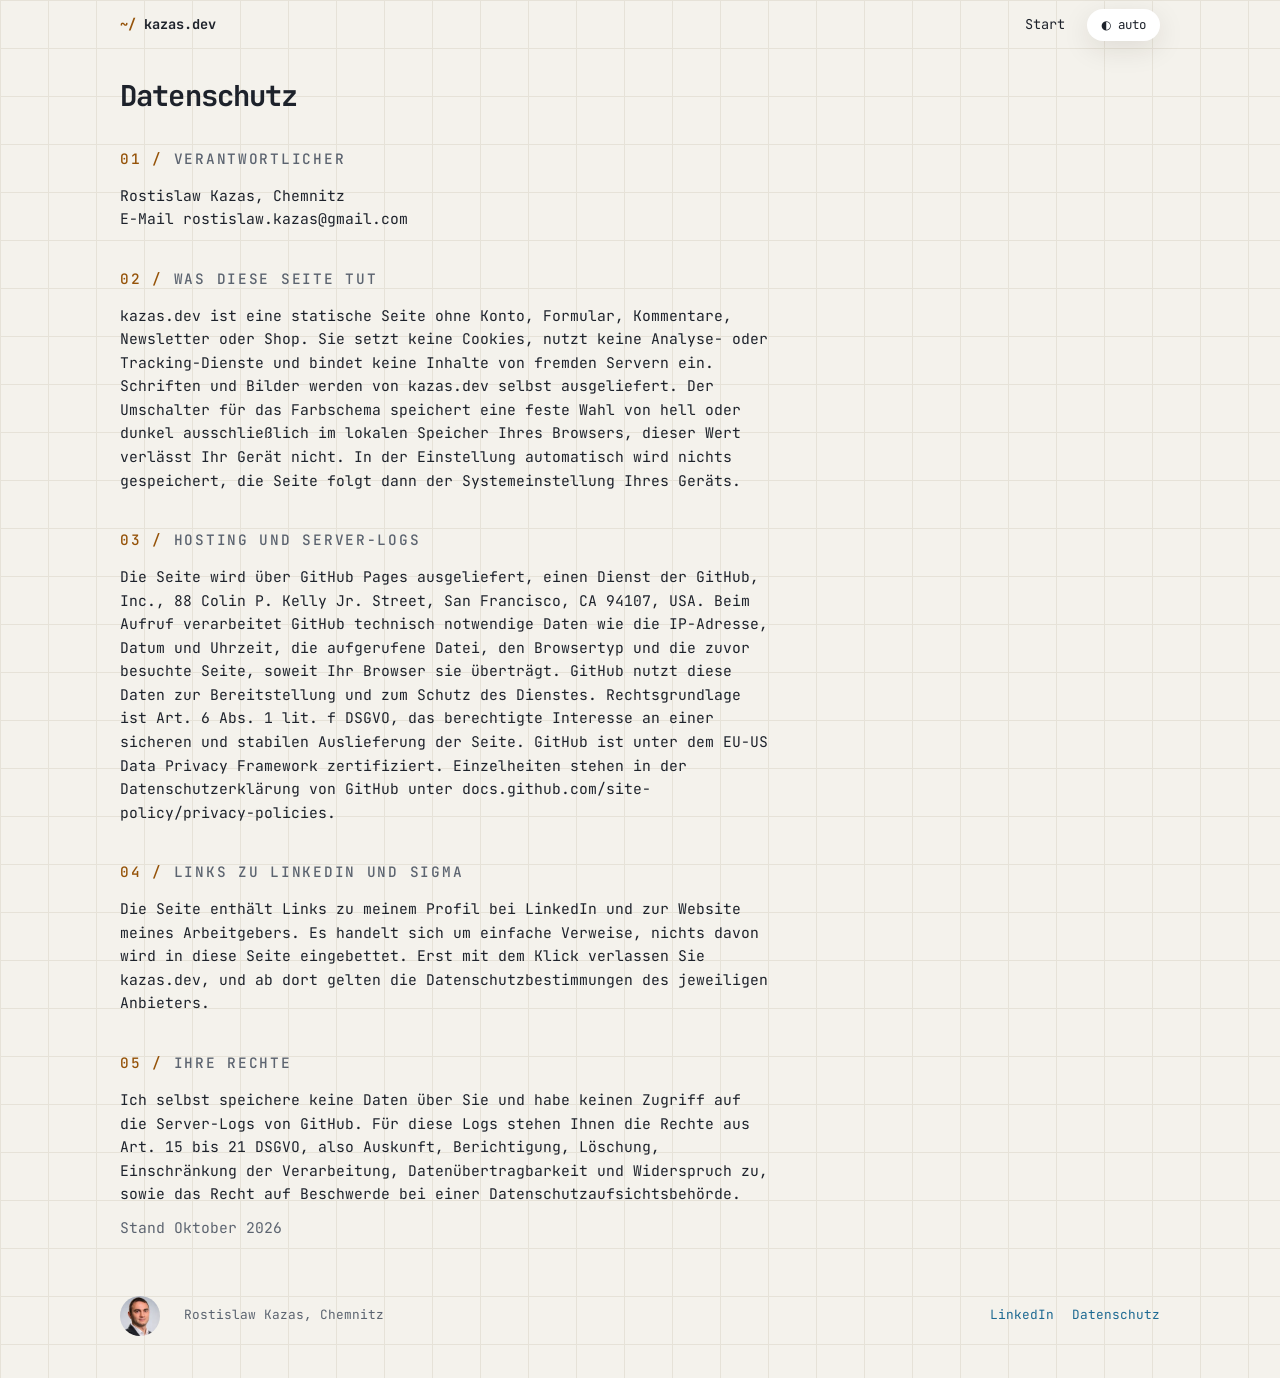
<file: datenschutz.html>
<!doctype html>
<html lang="de">
<head>
  <meta charset="utf-8">
  <meta name="viewport" content="width=device-width, initial-scale=1, viewport-fit=cover">
  <meta http-equiv="Content-Security-Policy" content="default-src 'none'; img-src 'self'; style-src 'self'; font-src 'self'; script-src 'self'; connect-src 'self'; base-uri 'none'; form-action 'none'">
  <meta name="referrer" content="strict-origin-when-cross-origin">
  <meta name="color-scheme" content="dark light">
  <meta name="theme-color" content="#0b0e13" media="(prefers-color-scheme: dark)">
  <meta name="theme-color" content="#f4f2ec" media="(prefers-color-scheme: light)">
  <link rel="icon" href="favicon.svg" type="image/svg+xml">
  <link rel="icon" href="favicon-32.png" type="image/png" sizes="32x32">
  <link rel="apple-touch-icon" href="apple-touch-icon.png">
  <link rel="preload" href="assets/fonts/jetbrainsmono-latin.woff2" as="font" type="font/woff2" crossorigin>
  <link rel="stylesheet" href="style.css">
  <script src="theme.js"></script>
  <title>Datenschutz · kazas.dev</title>
  <meta name="description" content="Datenschutzerklärung für kazas.dev.">
  <meta name="robots" content="noindex, follow">
</head>
<body>
<div class="in">
  <nav class="nav" aria-label="Hauptnavigation">
    <a class="brand" href="./">kazas.dev</a>
    <a href="./">Start</a>
    <button class="tog" id="tog" type="button" hidden>◐ auto</button>
  </nav>

  <main class="doc">
    <h1>Datenschutz</h1>
    <section><h2 data-n="01">Verantwortlicher</h2>
      <p>Rostislaw Kazas, Chemnitz<br>E-Mail rostislaw.kazas@gmail.com</p>
    </section>
    <section><h2 data-n="02">Was diese Seite tut</h2>
      <p>kazas.dev ist eine statische Seite ohne Konto, Formular, Kommentare, Newsletter oder Shop. Sie setzt keine Cookies, nutzt keine Analyse- oder Tracking-Dienste und bindet keine Inhalte von fremden Servern ein. Schriften und Bilder werden von kazas.dev selbst ausgeliefert. Der Umschalter für das Farbschema speichert eine feste Wahl von hell oder dunkel ausschließlich im lokalen Speicher Ihres Browsers, dieser Wert verlässt Ihr Gerät nicht. In der Einstellung automatisch wird nichts gespeichert, die Seite folgt dann der Systemeinstellung Ihres Geräts.</p>
    </section>
    <section><h2 data-n="03">Hosting und Server-Logs</h2>
      <p>Die Seite wird über GitHub Pages ausgeliefert, einen Dienst der GitHub, Inc., 88 Colin P. Kelly Jr. Street, San Francisco, CA 94107, USA. Beim Aufruf verarbeitet GitHub technisch notwendige Daten wie die IP-Adresse, Datum und Uhrzeit, die aufgerufene Datei, den Browsertyp und die zuvor besuchte Seite, soweit Ihr Browser sie überträgt. GitHub nutzt diese Daten zur Bereitstellung und zum Schutz des Dienstes. Rechtsgrundlage ist Art. 6 Abs. 1 lit. f DSGVO, das berechtigte Interesse an einer sicheren und stabilen Auslieferung der Seite. GitHub ist unter dem EU-US Data Privacy Framework zertifiziert. Einzelheiten stehen in der Datenschutzerklärung von GitHub unter docs.github.com/site-policy/privacy-policies.</p>
    </section>
    <section><h2 data-n="04">Links zu LinkedIn und SIGMA</h2>
      <p>Die Seite enthält Links zu meinem Profil bei LinkedIn und zur Website meines Arbeitgebers. Es handelt sich um einfache Verweise, nichts davon wird in diese Seite eingebettet. Erst mit dem Klick verlassen Sie kazas.dev, und ab dort gelten die Datenschutzbestimmungen des jeweiligen Anbieters.</p>
    </section>
    <section><h2 data-n="05">Ihre Rechte</h2>
      <p>Ich selbst speichere keine Daten über Sie und habe keinen Zugriff auf die Server-Logs von GitHub. Für diese Logs stehen Ihnen die Rechte aus Art. 15 bis 21 DSGVO, also Auskunft, Berichtigung, Löschung, Einschränkung der Verarbeitung, Datenübertragbarkeit und Widerspruch zu, sowie das Recht auf Beschwerde bei einer Datenschutzaufsichtsbehörde.</p>
    </section>
    <p class="sys">Stand Oktober 2026</p>
  </main>

  <footer class="foot">
    <img src="assets/rostislaw-kazas-avatar.webp" width="40" height="40" alt="" loading="lazy">
    <span>Rostislaw Kazas, Chemnitz</span>
    <span class="sp"><a href="https://www.linkedin.com/in/rkazas/" rel="me noopener">LinkedIn</a><a href="datenschutz.html">Datenschutz</a></span>
  </footer>
</div>
</body>
</html>
</file>
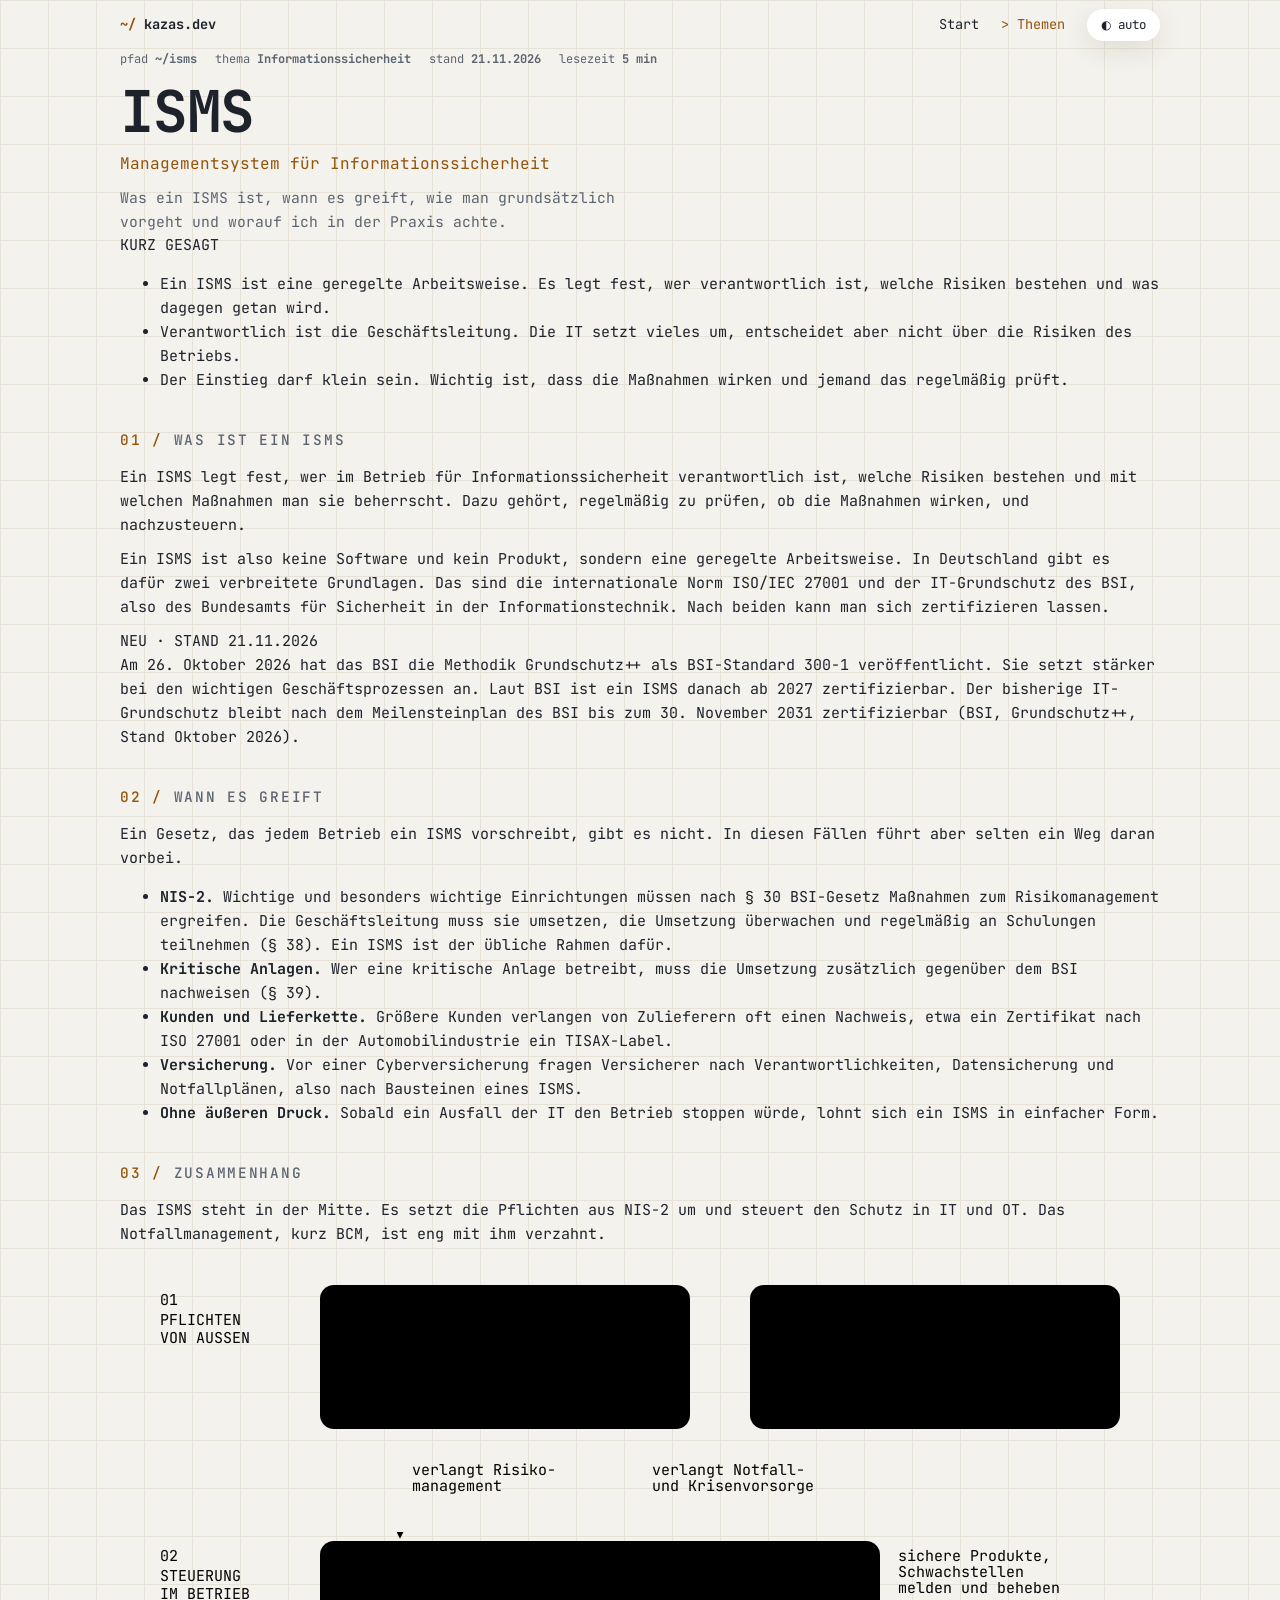
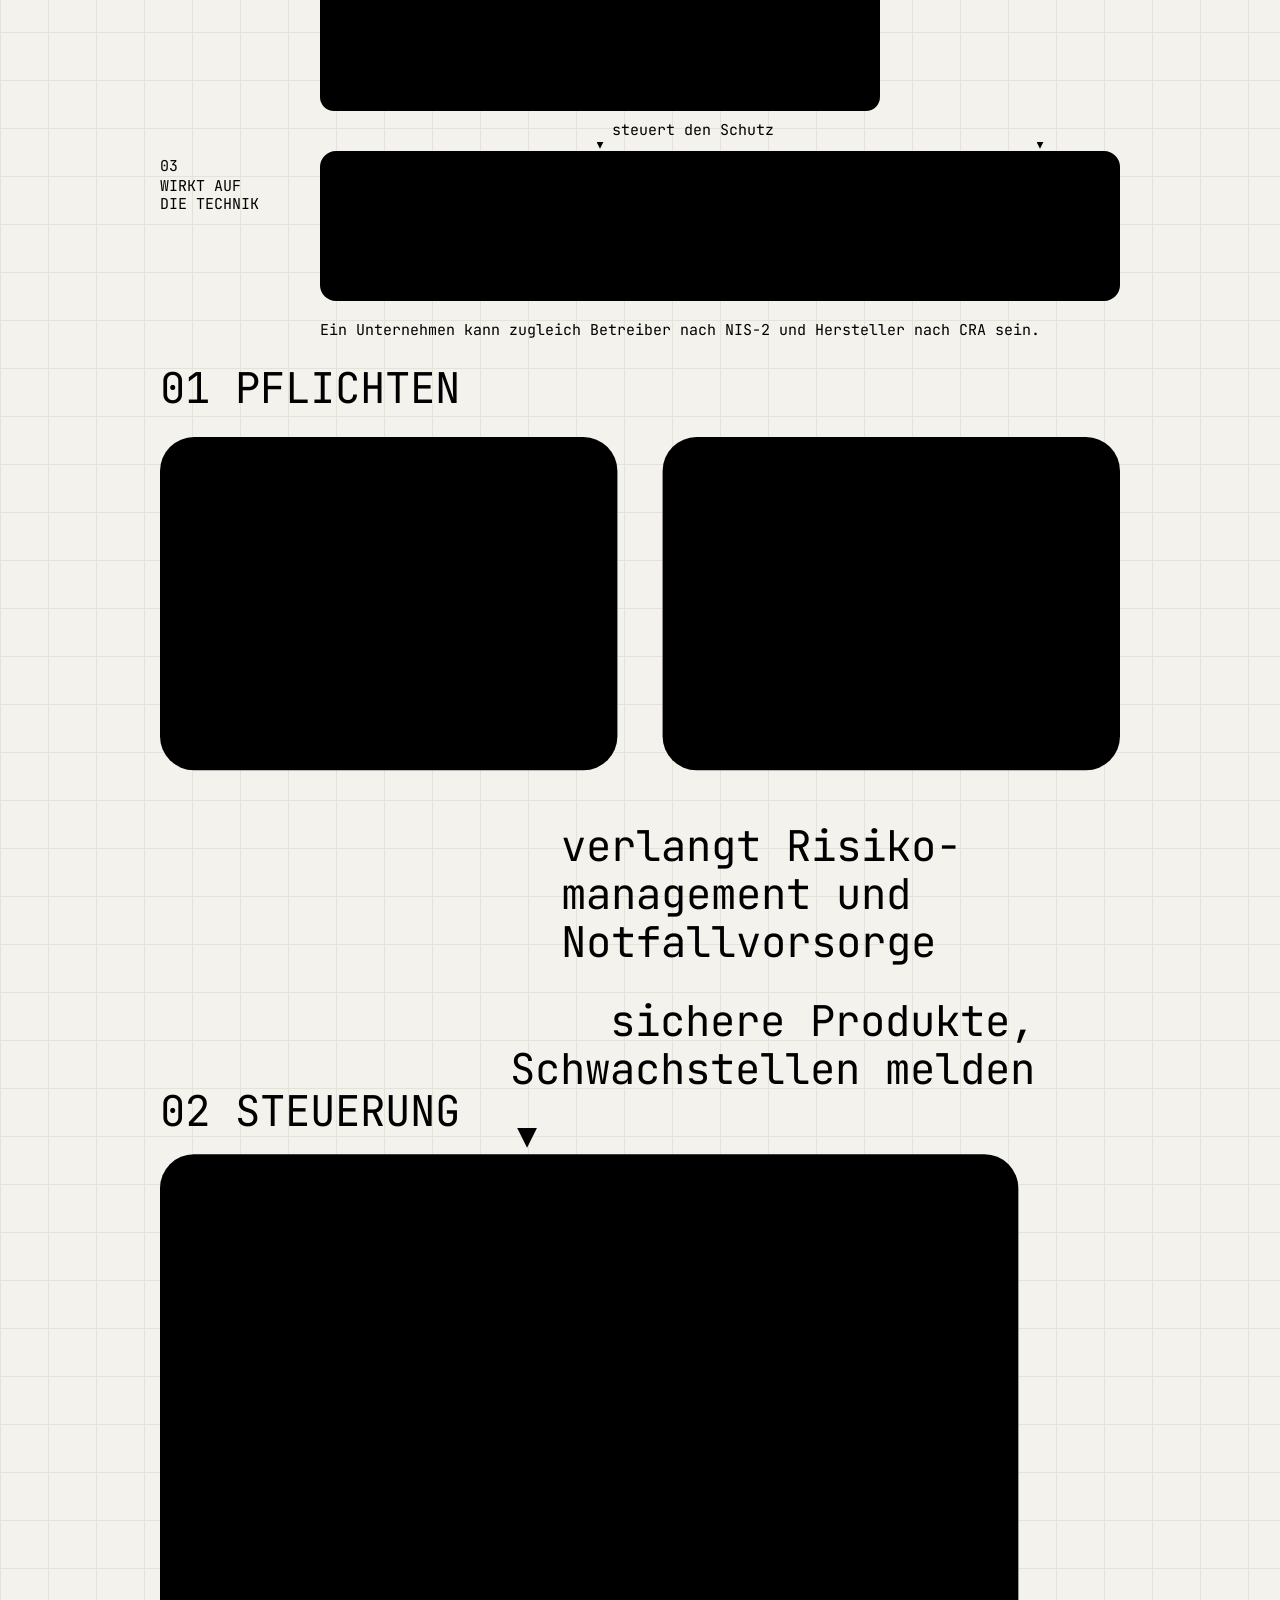
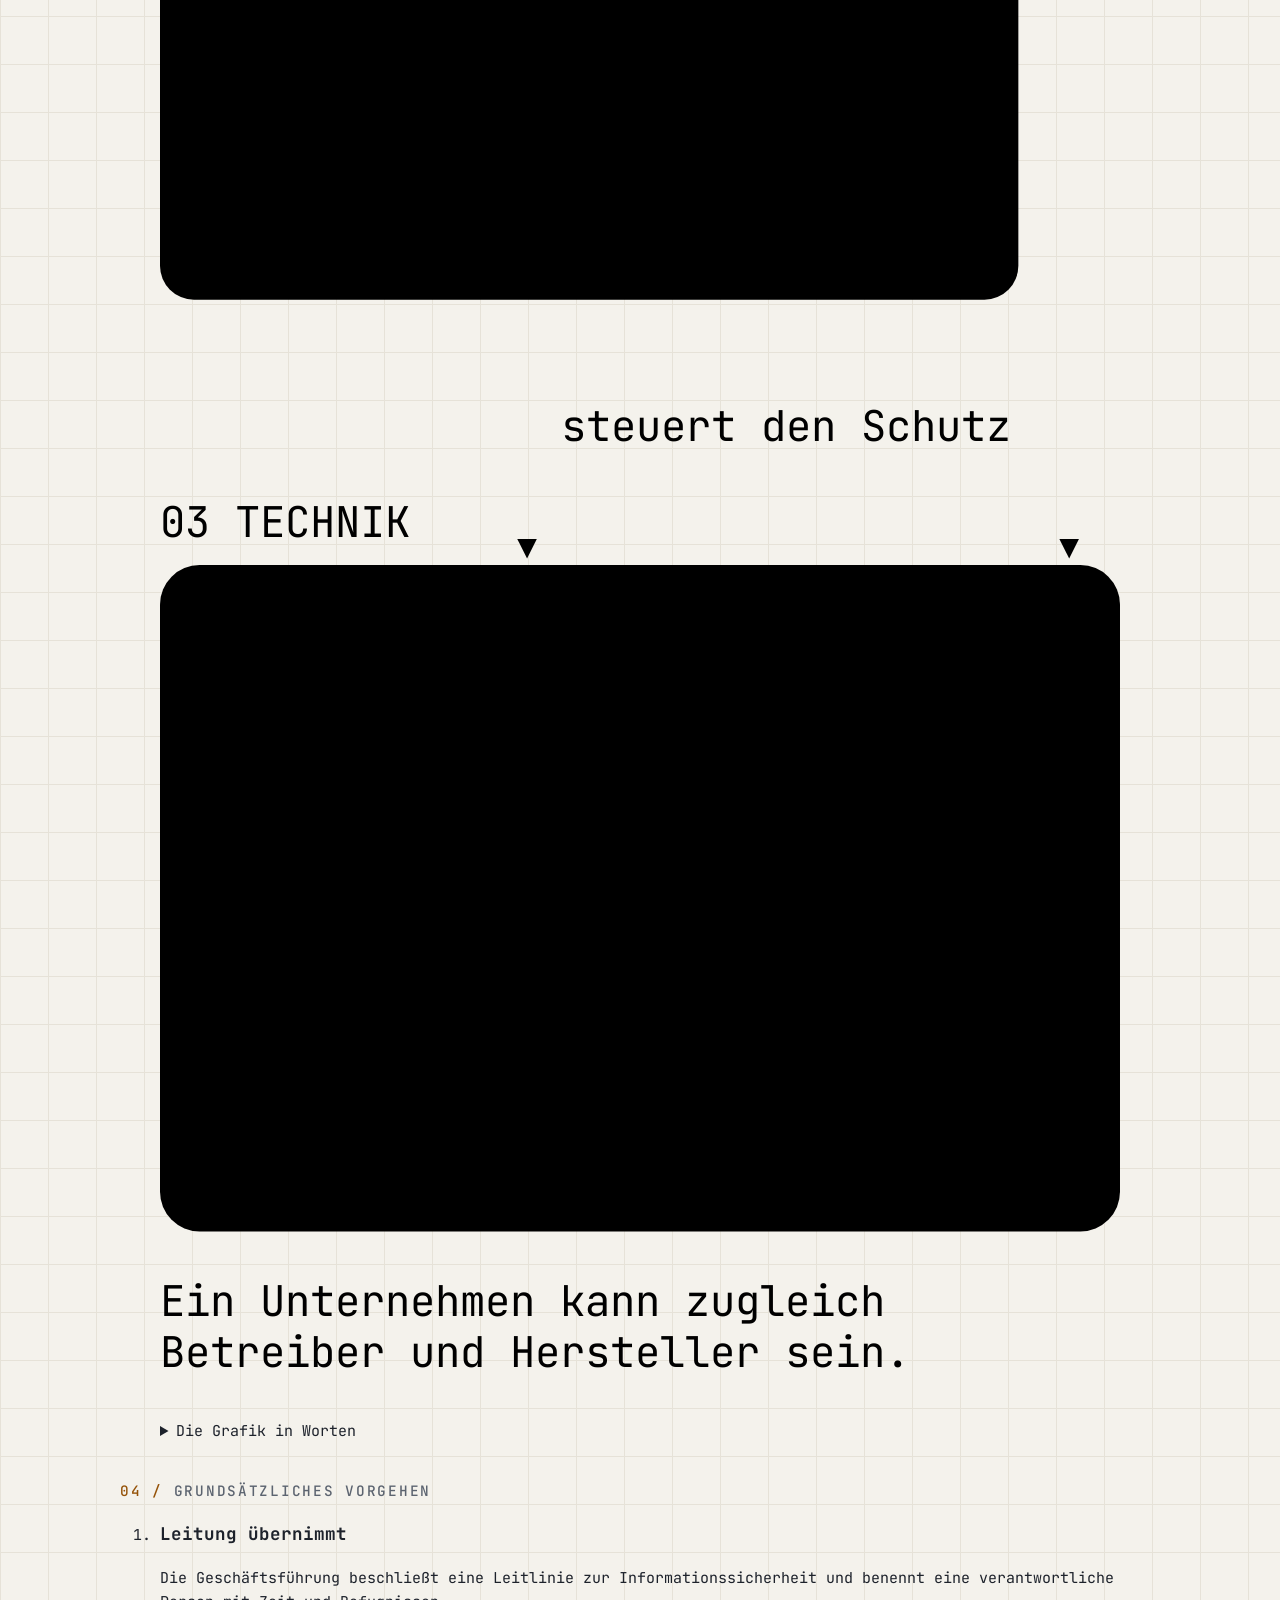
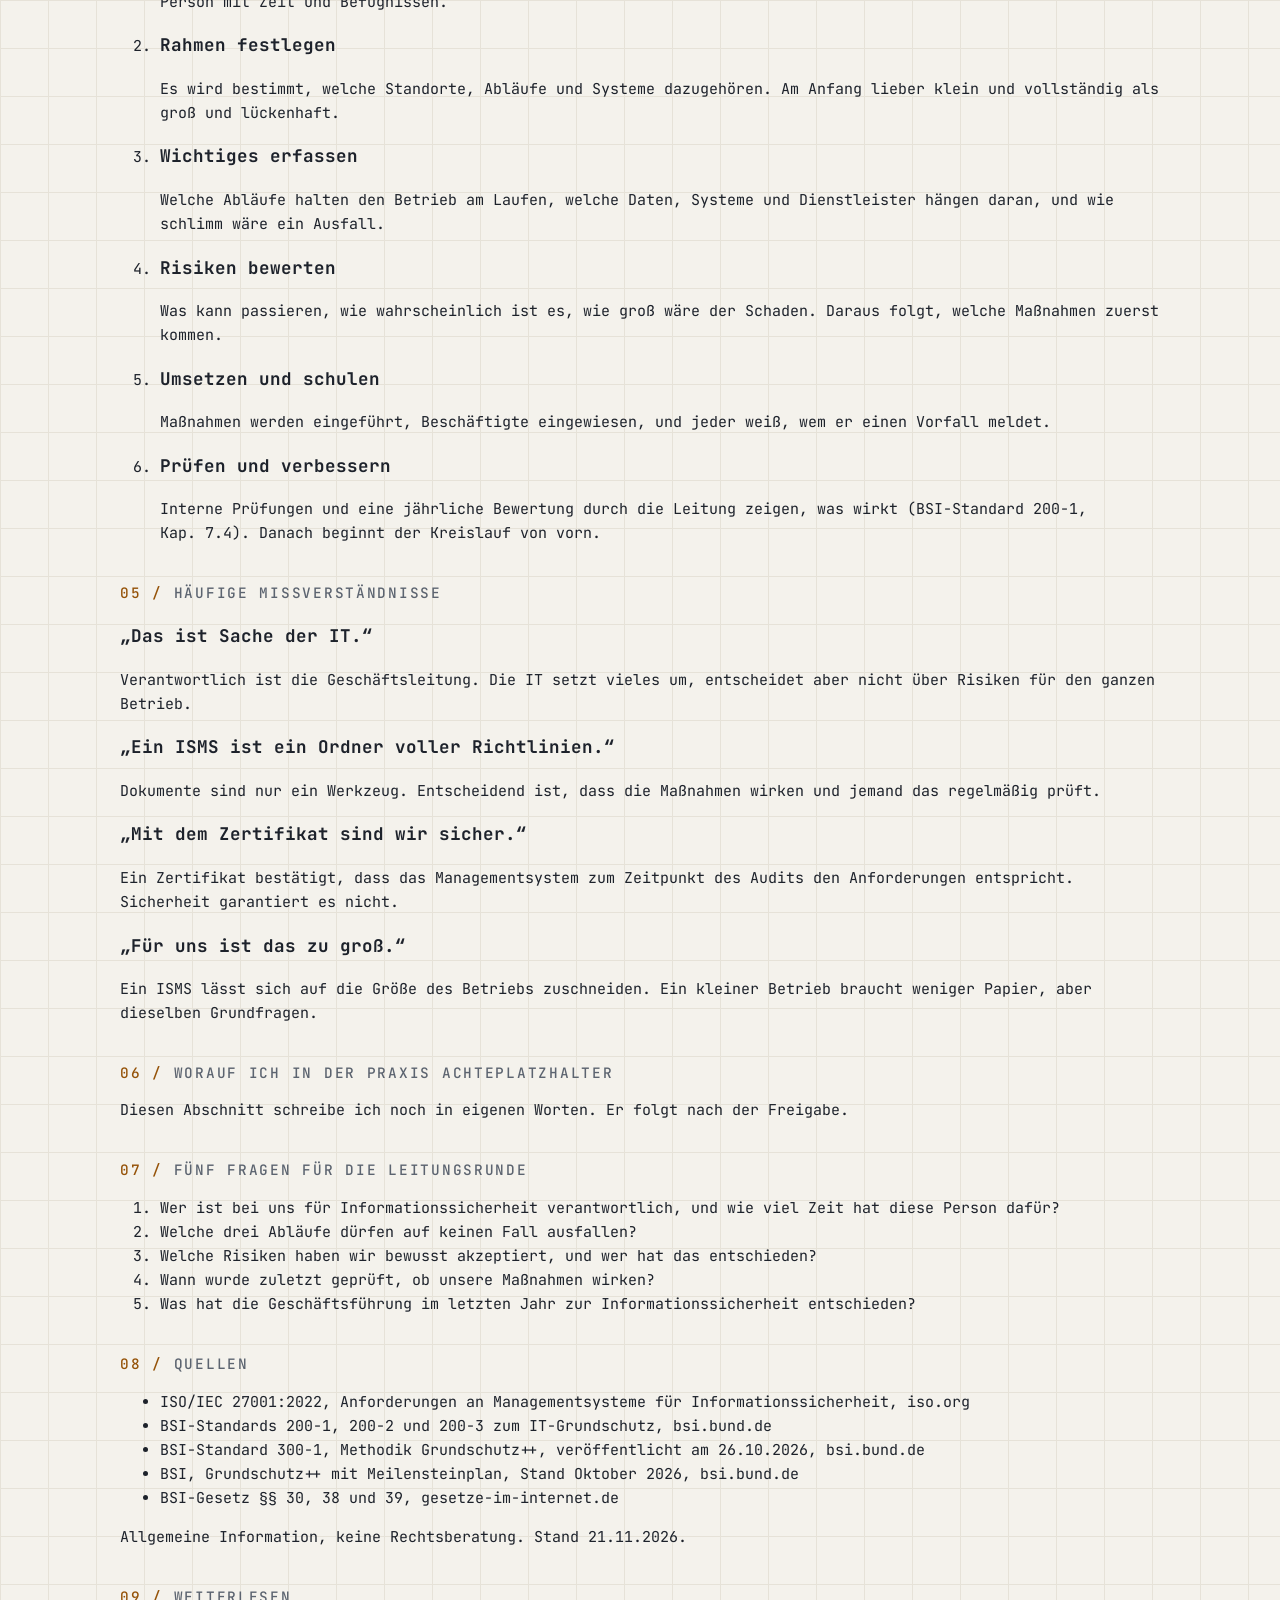
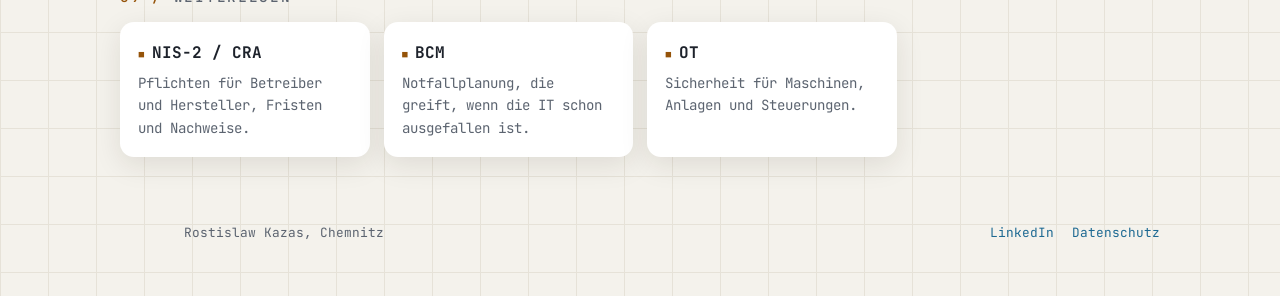
<file: isms.html>
<!doctype html>
<html lang="de">
<head>
  <meta charset="utf-8">
  <meta name="viewport" content="width=device-width, initial-scale=1, viewport-fit=cover">
  <meta http-equiv="Content-Security-Policy" content="default-src 'none'; img-src 'self'; style-src 'self'; font-src 'self'; script-src 'self'; base-uri 'none'; form-action 'none'">
  <meta name="referrer" content="strict-origin-when-cross-origin">
  <meta name="color-scheme" content="dark light">
  <meta name="theme-color" content="#0b0e13">
  <link rel="icon" href="favicon.svg" type="image/svg+xml">
  <link rel="icon" href="favicon-32.png" type="image/png" sizes="32x32">
  <link rel="apple-touch-icon" href="apple-touch-icon.png">
  <link rel="preload" href="assets/fonts/jetbrainsmono-latin.woff2" as="font" type="font/woff2" crossorigin>
  <link rel="preload" href="assets/fonts/inter-latin.woff2" as="font" type="font/woff2" crossorigin>
  <link rel="stylesheet" href="style.css">
  <script src="theme.js"></script>
  <title>ISMS · Managementsystem für Informationssicherheit · kazas.dev</title>
  <meta name="description" content="Was ein ISMS ist, wann es greift und wie man grundsätzlich vorgeht. Verantwortlich ist die Geschäftsleitung, der Einstieg darf klein sein.">
  <link rel="canonical" href="https://kazas.dev/isms.html">
  <meta property="og:type" content="article">
  <meta property="og:title" content="ISMS · Managementsystem für Informationssicherheit">
  <meta property="og:description" content="Was ein ISMS ist, wann es greift und wie man grundsätzlich vorgeht. Verantwortlich ist die Geschäftsleitung, der Einstieg darf klein sein.">
  <meta property="og:url" content="https://kazas.dev/isms.html">
  <meta property="og:image" content="https://kazas.dev/assets/og.jpg">
  <meta property="og:image:width" content="1200">
  <meta property="og:image:height" content="630">
  <meta property="og:image:alt" content="Rostislaw Kazas, IT-Security- und ISMS-Consultant in Chemnitz">
  <meta property="og:locale" content="de_DE">
  <meta name="twitter:card" content="summary_large_image">
</head>
<body class="topic">
<div class="in">
  <nav class="nav" aria-label="Hauptnavigation">
    <a class="brand" href="./">kazas.dev</a>
    <a href="./">Start</a>
    <a href="./#themen" aria-current="true">Themen</a>
    <button class="tog" id="tog" type="button" hidden>◐ auto</button>
  </nav>

  <header class="head">
    <p class="sys"><span>pfad <b>~/isms</b></span><span>thema <b>Informationssicherheit</b></span><span>stand <b>21.11.2026</b></span><span>lesezeit <b>5 min</b></span></p>
    <h1>ISMS</h1>
    <p class="role">Managementsystem für Informationssicherheit</p>
    <p class="lead">Was ein ISMS ist, wann es greift, wie man grundsätzlich vorgeht und worauf ich in der Praxis achte.</p>
    <div class="tldr">
      <span class="k">KURZ GESAGT</span>
      <ul>
        <li>Ein ISMS ist eine geregelte Arbeitsweise. Es legt fest, wer verantwortlich ist, welche Risiken bestehen und was dagegen getan wird.</li>
        <li>Verantwortlich ist die Geschäftsleitung. Die IT setzt vieles um, entscheidet aber nicht über die Risiken des Betriebs.</li>
        <li>Der Einstieg darf klein sein. Wichtig ist, dass die Maßnahmen wirken und jemand das regelmäßig prüft.</li>
      </ul>
    </div>
  </header>

  <main>
    <section aria-labelledby="isms-s1"><h2 id="isms-s1" data-n="01">Was ist ein ISMS</h2>
      <div class="prose">
        <p>Ein ISMS legt fest, wer im Betrieb für Informationssicherheit verantwortlich ist, welche Risiken bestehen und mit welchen Maßnahmen man sie beherrscht. Dazu gehört, regelmäßig zu prüfen, ob die Maßnahmen wirken, und nachzusteuern.</p>
        <p>Ein ISMS ist also keine Software und kein Produkt, sondern eine geregelte Arbeitsweise. In Deutschland gibt es dafür zwei verbreitete Grundlagen. Das sind die internationale Norm ISO/IEC 27001 und der IT-Grundschutz des BSI, also des Bundesamts für Sicherheit in der Informationstechnik. Nach beiden kann man sich zertifizieren lassen.</p>
      </div>
      <div class="stand">
        <span class="k">NEU · STAND 21.11.2026</span>
        <p>Am 26. Oktober 2026 hat das BSI die Methodik Grundschutz++ als BSI-Standard 300-1 veröffentlicht. Sie setzt stärker bei den wichtigen Geschäftsprozessen an. Laut BSI ist ein ISMS danach ab 2027 zertifizierbar. Der bisherige IT-Grundschutz bleibt nach dem Meilensteinplan des BSI bis zum 30. November 2031 zertifizierbar (BSI, Grundschutz++, Stand Oktober 2026).</p>
      </div>
    </section>

    <section aria-labelledby="isms-s2"><h2 id="isms-s2" data-n="02">Wann es greift</h2>
      <div class="prose">
        <p>Ein Gesetz, das jedem Betrieb ein ISMS vorschreibt, gibt es nicht. In diesen Fällen führt aber selten ein Weg daran vorbei.</p>
        <ul>
          <li><b>NIS-2.</b> Wichtige und besonders wichtige Einrichtungen müssen nach §&nbsp;30 BSI-Gesetz Maßnahmen zum Risikomanagement ergreifen. Die Geschäftsleitung muss sie umsetzen, die Umsetzung überwachen und regelmäßig an Schulungen teilnehmen (§&nbsp;38). Ein ISMS ist der übliche Rahmen dafür.</li>
          <li><b>Kritische Anlagen.</b> Wer eine kritische Anlage betreibt, muss die Umsetzung zusätzlich gegenüber dem BSI nachweisen (§&nbsp;39).</li>
          <li><b>Kunden und Lieferkette.</b> Größere Kunden verlangen von Zulieferern oft einen Nachweis, etwa ein Zertifikat nach ISO&nbsp;27001 oder in der Automobilindustrie ein TISAX-Label.</li>
          <li><b>Versicherung.</b> Vor einer Cyberversicherung fragen Versicherer nach Verantwortlichkeiten, Datensicherung und Notfallplänen, also nach Bausteinen eines ISMS.</li>
          <li><b>Ohne äußeren Druck.</b> Sobald ein Ausfall der IT den Betrieb stoppen würde, lohnt sich ein ISMS in einfacher Form.</li>
        </ul>
      </div>
    </section>

    <section aria-labelledby="isms-s3"><h2 id="isms-s3" data-n="03">Zusammenhang</h2>
      <div class="prose"><p>Das ISMS steht in der Mitte. Es setzt die Pflichten aus NIS-2 um und steuert den Schutz in IT und OT. Das Notfallmanagement, kurz BCM, ist eng mit ihm verzahnt.</p></div>
      <figure class="map">
        <svg class="g g-wide" viewBox="0 0 960 690" role="img" aria-labelledby="isms-gwt isms-gwd">
          <title id="isms-gwt">Wie NIS-2, CRA, ISMS, BCM, IT und OT zusammenhängen</title>
          <desc id="isms-gwd">Drei Ebenen. Oben die Pflichten NIS-2 für Betreiber und CRA für Hersteller. In der Mitte das ISMS als Steuerung, darin das BCM. Unten IT und OT. NIS-2 verlangt Risikomanagement und Notfallvorsorge, das ISMS steuert den Schutz in IT und OT, der CRA wirkt über die Produkte direkt auf IT und OT. Hervorgehoben ist ISMS, das Thema dieser Seite.</desc>
          <defs><marker id="isms-mb" viewBox="0 0 10 10" refX="9" refY="5" markerWidth="7" markerHeight="7" orient="auto-start-reverse"><path class="mk" d="M0 0L10 5L0 10z"/></marker><marker id="isms-ma" viewBox="0 0 10 10" refX="9" refY="5" markerWidth="7" markerHeight="7" orient="auto-start-reverse"><path class="mk a" d="M0 0L10 5L0 10z"/></marker></defs>
          <text class="lab" x="0" y="44"><tspan class="n">01</tspan><tspan x="0" dy="20">PFLICHTEN</tspan><tspan x="0" dy="18">VON AUSSEN</tspan></text>
          <text class="lab" x="0" y="300"><tspan class="n">02</tspan><tspan x="0" dy="20">STEUERUNG</tspan><tspan x="0" dy="18">IM BETRIEB</tspan></text>
          <text class="lab" x="0" y="510"><tspan class="n">03</tspan><tspan x="0" dy="20">WIRKT AUF</tspan><tspan x="0" dy="18">DIE TECHNIK</tspan></text>
          <rect class="grp" x="160" y="490" width="800" height="150" rx="16"/>
          <g class="node dim" data-k="nis2">
            <rect class="box" x="160" y="24" width="370" height="144" rx="14"/>
            <text class="t" x="184" y="64">NIS-2</text>
            <text class="st" x="184" y="92">EU-Richtlinie, in Deutschland</text>
            <text class="st" x="184" y="112">im BSI-Gesetz umgesetzt.</text>
            <text class="st" x="184" y="132">Gilt für Betreiber wichtiger</text>
            <text class="st" x="184" y="152">und besonders wichtiger Einrichtungen</text>
          </g>
          <g class="node dim" data-k="cra">
            <rect class="box" x="590" y="24" width="370" height="144" rx="14"/>
            <text class="t" x="614" y="64">CRA</text>
            <text class="st" x="614" y="92">EU-Verordnung Cyber Resilience Act.</text>
            <text class="st" x="614" y="112">Gilt vor allem für Hersteller</text>
            <text class="st" x="614" y="132">von Produkten mit digitalen</text>
            <text class="st" x="614" y="152">Elementen</text>
          </g>
          <g class="node on" data-k="isms">
            <rect class="box isms" x="160" y="280" width="560" height="170" rx="14"/>
            <text class="t" x="184" y="320">ISMS</text>
            <text class="st" x="184" y="346">Managementsystem für</text>
            <text class="st" x="184" y="366">Informationssicherheit</text>
            <text class="tag" x="184" y="398">nach BSI IT-Grundschutz</text>
            <text class="tag" x="184" y="418">oder ISO 27001</text>
            <text class="here" x="400" y="320" text-anchor="end">● diese Seite</text>
          </g>
          <g class="node dim" data-k="bcm">
            <rect class="box bcm" x="420" y="304" width="276" height="122" rx="12"/>
            <text class="t s" x="442" y="340">BCM</text>
            <text class="st" x="442" y="364">Notfallmanagement, eng</text>
            <text class="st" x="442" y="384">mit dem ISMS verzahnt</text>
            <text class="st" x="442" y="404">(BSI-Standard 200-4)</text>
          </g>
          <g class="node dim" data-k="it">
            <rect class="box" x="176" y="506" width="376" height="118" rx="12"/>
            <text class="t" x="200" y="546">IT</text>
            <text class="st" x="200" y="572">Büro, Server, Netzwerk,</text>
            <text class="st" x="200" y="592">Daten und Anwendungen</text>
          </g>
          <g class="node dim" data-k="ot">
            <rect class="box" x="568" y="506" width="376" height="118" rx="12"/>
            <text class="t" x="592" y="546">OT</text>
            <text class="st" x="592" y="572">Steuerungen, Maschinen und</text>
            <text class="st" x="592" y="592">Anlagen in der Produktion</text>
          </g>
          <path class="ar" d="M240 168 V277" marker-end="url(#isms-mb)"/>
          <text class="al" x="252" y="214">verlangt Risiko-</text>
          <text class="al" x="252" y="230">management</text>
          <path class="ar" d="M480 168 V301" marker-end="url(#isms-mb)"/>
          <text class="al" x="492" y="214">verlangt Notfall-</text>
          <text class="al" x="492" y="230">und Krisenvorsorge</text>
          <path class="ar" d="M880 168 V487" marker-end="url(#isms-mb)"/>
          <text class="al" x="738" y="300">sichere Produkte,</text>
          <text class="al" x="738" y="316">Schwachstellen</text>
          <text class="al" x="738" y="332">melden und beheben</text>
          <path class="ar a" d="M440 450 V487" marker-end="url(#isms-ma)"/>
          <text class="al a" x="452" y="474">steuert den Schutz</text>
          <text class="note" x="160" y="674">Ein Unternehmen kann zugleich Betreiber nach NIS-2 und Hersteller nach CRA sein.</text>
        </svg>
        <svg class="g g-tall" viewBox="0 0 340 940" role="img" aria-labelledby="isms-gtt isms-gtd">
          <title id="isms-gtt">Wie NIS-2, CRA, ISMS, BCM, IT und OT zusammenhängen</title>
          <desc id="isms-gtd">Drei Ebenen. Oben die Pflichten NIS-2 für Betreiber und CRA für Hersteller. In der Mitte das ISMS als Steuerung, darin das BCM. Unten IT und OT. NIS-2 verlangt Risikomanagement und Notfallvorsorge, das ISMS steuert den Schutz in IT und OT, der CRA wirkt über die Produkte direkt auf IT und OT. Hervorgehoben ist ISMS, das Thema dieser Seite.</desc>
          <defs><marker id="isms-mb2" viewBox="0 0 10 10" refX="9" refY="5" markerWidth="7" markerHeight="7" orient="auto-start-reverse"><path class="mk" d="M0 0L10 5L0 10z"/></marker><marker id="isms-ma2" viewBox="0 0 10 10" refX="9" refY="5" markerWidth="7" markerHeight="7" orient="auto-start-reverse"><path class="mk a" d="M0 0L10 5L0 10z"/></marker></defs>
          <text class="lab" x="0" y="16"><tspan class="n">01 </tspan>PFLICHTEN</text>
          <text class="lab" x="0" y="272"><tspan class="n">02 </tspan>STEUERUNG</text>
          <text class="lab" x="0" y="630"><tspan class="n">03 </tspan>TECHNIK</text>
          <rect class="grp" x="0" y="640" width="340" height="236" rx="14"/>
          <g class="node dim" data-k="nis2">
            <rect class="box" x="0" y="28" width="162" height="118" rx="12"/>
            <text class="t" x="14" y="60">NIS-2</text>
            <text class="st" x="14" y="86">EU-Richtlinie,</text>
            <text class="st" x="14" y="105">im BSI-Gesetz,</text>
            <text class="st" x="14" y="124">für Betreiber</text>
          </g>
          <g class="node dim" data-k="cra">
            <rect class="box" x="178" y="28" width="162" height="118" rx="12"/>
            <text class="t" x="192" y="60">CRA</text>
            <text class="st" x="192" y="86">EU-Verordnung,</text>
            <text class="st" x="192" y="105">für Hersteller</text>
            <text class="st" x="192" y="124">von Produkten</text>
          </g>
          <g class="node on" data-k="isms">
            <rect class="box isms" x="0" y="282" width="304" height="264" rx="12"/>
            <text class="t" x="14" y="316">ISMS</text>
            <text class="st" x="14" y="340">Managementsystem für</text>
            <text class="st" x="14" y="359">Informationssicherheit</text>
            <text class="tag" x="14" y="385">nach BSI IT-Grundschutz</text>
            <text class="tag" x="14" y="403">oder ISO 27001</text>
            <text class="here" x="290" y="310" text-anchor="end">● diese Seite</text>
          </g>
          <g class="node dim" data-k="bcm">
            <rect class="box bcm" x="14" y="420" width="276" height="110" rx="10"/>
            <text class="t s" x="30" y="452">BCM</text>
            <text class="st" x="30" y="476">Notfallmanagement,</text>
            <text class="st" x="30" y="495">eng mit dem ISMS</text>
            <text class="st" x="30" y="514">verzahnt (BSI 200-4)</text>
          </g>
          <g class="node dim" data-k="it">
            <rect class="box" x="12" y="654" width="316" height="100" rx="10"/>
            <text class="t" x="28" y="686">IT</text>
            <text class="st" x="28" y="710">Büro, Server, Netzwerk,</text>
            <text class="st" x="28" y="729">Daten und Anwendungen</text>
          </g>
          <g class="node dim" data-k="ot">
            <rect class="box" x="12" y="764" width="316" height="100" rx="10"/>
            <text class="t" x="28" y="796">OT</text>
            <text class="st" x="28" y="820">Steuerungen, Maschinen</text>
            <text class="st" x="28" y="839">und Anlagen</text>
          </g>
          <path class="ar" d="M130 146 V279" marker-end="url(#isms-mb2)"/>
          <text class="al" x="142" y="178">verlangt Risiko-</text>
          <text class="al" x="142" y="195">management und</text>
          <text class="al" x="142" y="212">Notfallvorsorge</text>
          <path class="ar" d="M322 146 V637" marker-end="url(#isms-mb2)"/>
          <text class="al" x="310" y="240" text-anchor="end">sichere Produkte,</text>
          <text class="al" x="310" y="257" text-anchor="end">Schwachstellen melden</text>
          <path class="ar a" d="M130 546 V637" marker-end="url(#isms-ma2)"/>
          <text class="al a" x="142" y="596">steuert den Schutz</text>
          <text class="note" x="0" y="906">Ein Unternehmen kann zugleich</text>
          <text class="note" x="0" y="924">Betreiber und Hersteller sein.</text>
        </svg>
        <details class="alt">
          <summary>Die Grafik in Worten</summary>
          <ol>
            <li>NIS-2 verpflichtet Betreiber wichtiger und besonders wichtiger Einrichtungen zu Risikomanagement sowie zu Notfall- und Krisenvorsorge. In Deutschland gilt sie seit dem 6. Dezember 2025 über das BSI-Gesetz (BGBl. 2025 I Nr.&nbsp;301).</li>
            <li>Der CRA verpflichtet vor allem Hersteller von Produkten mit digitalen Elementen zu sicheren Produkten und zum Umgang mit Schwachstellen. Er wirkt über die Produkte direkt auf IT und OT.</li>
            <li>Ein ISMS nach BSI IT-Grundschutz oder ISO&nbsp;27001 ist der Rahmen, mit dem ein Betrieb diese Anforderungen umsetzt und nachweist. Das ist das Thema dieser Seite.</li>
            <li>Das BCM nach BSI-Standard 200-4 ist eng mit dem ISMS verzahnt und regelt, wie der Betrieb weiterläuft, wenn trotzdem etwas ausfällt.</li>
            <li>Wirken muss das alles in der IT und in der OT, also in Steuerungen, Maschinen und Anlagen.</li>
          </ol>
        </details>
      </figure>
    </section>

    <section aria-labelledby="isms-s4"><h2 id="isms-s4" data-n="04">Grundsätzliches Vorgehen</h2>
      <ol class="steps">
        <li><h3>Leitung übernimmt</h3><p>Die Geschäftsführung beschließt eine Leitlinie zur Informationssicherheit und benennt eine verantwortliche Person mit Zeit und Befugnissen.</p></li>
        <li><h3>Rahmen festlegen</h3><p>Es wird bestimmt, welche Standorte, Abläufe und Systeme dazugehören. Am Anfang lieber klein und vollständig als groß und lückenhaft.</p></li>
        <li><h3>Wichtiges erfassen</h3><p>Welche Abläufe halten den Betrieb am Laufen, welche Daten, Systeme und Dienstleister hängen daran, und wie schlimm wäre ein Ausfall.</p></li>
        <li><h3>Risiken bewerten</h3><p>Was kann passieren, wie wahrscheinlich ist es, wie groß wäre der Schaden. Daraus folgt, welche Maßnahmen zuerst kommen.</p></li>
        <li><h3>Umsetzen und schulen</h3><p>Maßnahmen werden eingeführt, Beschäftigte eingewiesen, und jeder weiß, wem er einen Vorfall meldet.</p></li>
        <li><h3>Prüfen und verbessern</h3><p>Interne Prüfungen und eine jährliche Bewertung durch die Leitung zeigen, was wirkt (BSI-Standard 200-1, Kap.&nbsp;7.4). Danach beginnt der Kreislauf von vorn.</p></li>
      </ol>
    </section>

    <section aria-labelledby="isms-s5"><h2 id="isms-s5" data-n="05">Häufige Missverständnisse</h2>
      <div class="mis">
        <div><h3>„Das ist Sache der IT.“</h3><p>Verantwortlich ist die Geschäftsleitung. Die IT setzt vieles um, entscheidet aber nicht über Risiken für den ganzen Betrieb.</p></div>
        <div><h3>„Ein ISMS ist ein Ordner voller Richtlinien.“</h3><p>Dokumente sind nur ein Werkzeug. Entscheidend ist, dass die Maßnahmen wirken und jemand das regelmäßig prüft.</p></div>
        <div><h3>„Mit dem Zertifikat sind wir sicher.“</h3><p>Ein Zertifikat bestätigt, dass das Managementsystem zum Zeitpunkt des Audits den Anforderungen entspricht. Sicherheit garantiert es nicht.</p></div>
        <div><h3>„Für uns ist das zu groß.“</h3><p>Ein ISMS lässt sich auf die Größe des Betriebs zuschneiden. Ein kleiner Betrieb braucht weniger Papier, aber dieselben Grundfragen.</p></div>
      </div>
    </section>

    <section aria-labelledby="isms-s6"><h2 id="isms-s6" data-n="06">Worauf ich in der Praxis achte<span class="vor">PLATZHALTER</span></h2>
      <div class="ph"><p>Diesen Abschnitt schreibe ich noch in eigenen Worten. Er folgt nach der Freigabe.</p></div>
    </section>

    <section aria-labelledby="isms-ask"><h2 id="isms-ask" data-n="07">Fünf Fragen für die Leitungsrunde</h2>
      <ol class="ask">
        <li>Wer ist bei uns für Informationssicherheit verantwortlich, und wie viel Zeit hat diese Person dafür?</li>
        <li>Welche drei Abläufe dürfen auf keinen Fall ausfallen?</li>
        <li>Welche Risiken haben wir bewusst akzeptiert, und wer hat das entschieden?</li>
        <li>Wann wurde zuletzt geprüft, ob unsere Maßnahmen wirken?</li>
        <li>Was hat die Geschäftsführung im letzten Jahr zur Informationssicherheit entschieden?</li>
      </ol>
    </section>

    <section aria-labelledby="isms-s7"><h2 id="isms-s7" data-n="08">Quellen</h2>
      <ul class="src">
        <li>ISO/IEC 27001:2022, Anforderungen an Managementsysteme für Informationssicherheit, <a href="https://www.iso.org/standard/27001" rel="noopener">iso.org</a></li>
        <li>BSI-Standards 200-1, 200-2 und 200-3 zum IT-Grundschutz, <a href="https://www.bsi.bund.de/DE/Themen/Unternehmen-und-Organisationen/Standards-und-Zertifizierung/IT-Grundschutz/BSI-Standards/bsi-standards_node.html" rel="noopener">bsi.bund.de</a></li>
        <li>BSI-Standard 300-1, Methodik Grundschutz++, veröffentlicht am 26.10.2026, <a href="https://www.bsi.bund.de/DE/Service-Navi/Presse/Alle-Meldungen-News/Meldungen/2026/BSI-Standard_300-1_261026.html" rel="noopener">bsi.bund.de</a></li>
        <li>BSI, Grundschutz++ mit Meilensteinplan, Stand Oktober 2026, <a href="https://www.bsi.bund.de/DE/Themen/Unternehmen-und-Organisationen/Standards-und-Zertifizierung/Grundschutz-in-der-Informationssicherheit/Grundschutz-Plus-Plus/grundschutz-plus-plus_node.html" rel="noopener">bsi.bund.de</a></li>
        <li>BSI-Gesetz §§&nbsp;30, 38 und 39, <a href="https://www.gesetze-im-internet.de/bsig_2025/" rel="noopener">gesetze-im-internet.de</a></li>
      </ul>
      <p class="legal">Allgemeine Information, keine Rechtsberatung. Stand 21.11.2026.</p>
    </section>

    <section aria-labelledby="isms-more"><h2 id="isms-more" data-n="09">Weiterlesen</h2>
      <div class="cards three">
        <div class="card"><h3><a href="nis2-cra.html">NIS-2 / CRA</a></h3><p>Pflichten für Betreiber und Hersteller, Fristen und Nachweise.</p></div>
        <div class="card"><h3><a href="bcm.html">BCM</a></h3><p>Notfallplanung, die greift, wenn die IT schon ausgefallen ist.</p></div>
        <div class="card"><h3><a href="ot.html">OT</a></h3><p>Sicherheit für Maschinen, Anlagen und Steuerungen.</p></div>
      </div>
    </section>
  </main>

  <footer class="foot">
    <img src="assets/rostislaw-kazas-avatar.webp" width="40" height="40" alt="" loading="lazy">
    <span>Rostislaw Kazas, Chemnitz</span>
    <span class="sp"><a href="https://www.linkedin.com/in/rkazas/" rel="me noopener">LinkedIn</a><a href="datenschutz.html">Datenschutz</a></span>
  </footer>
</div>
</body>
</html>
</file>
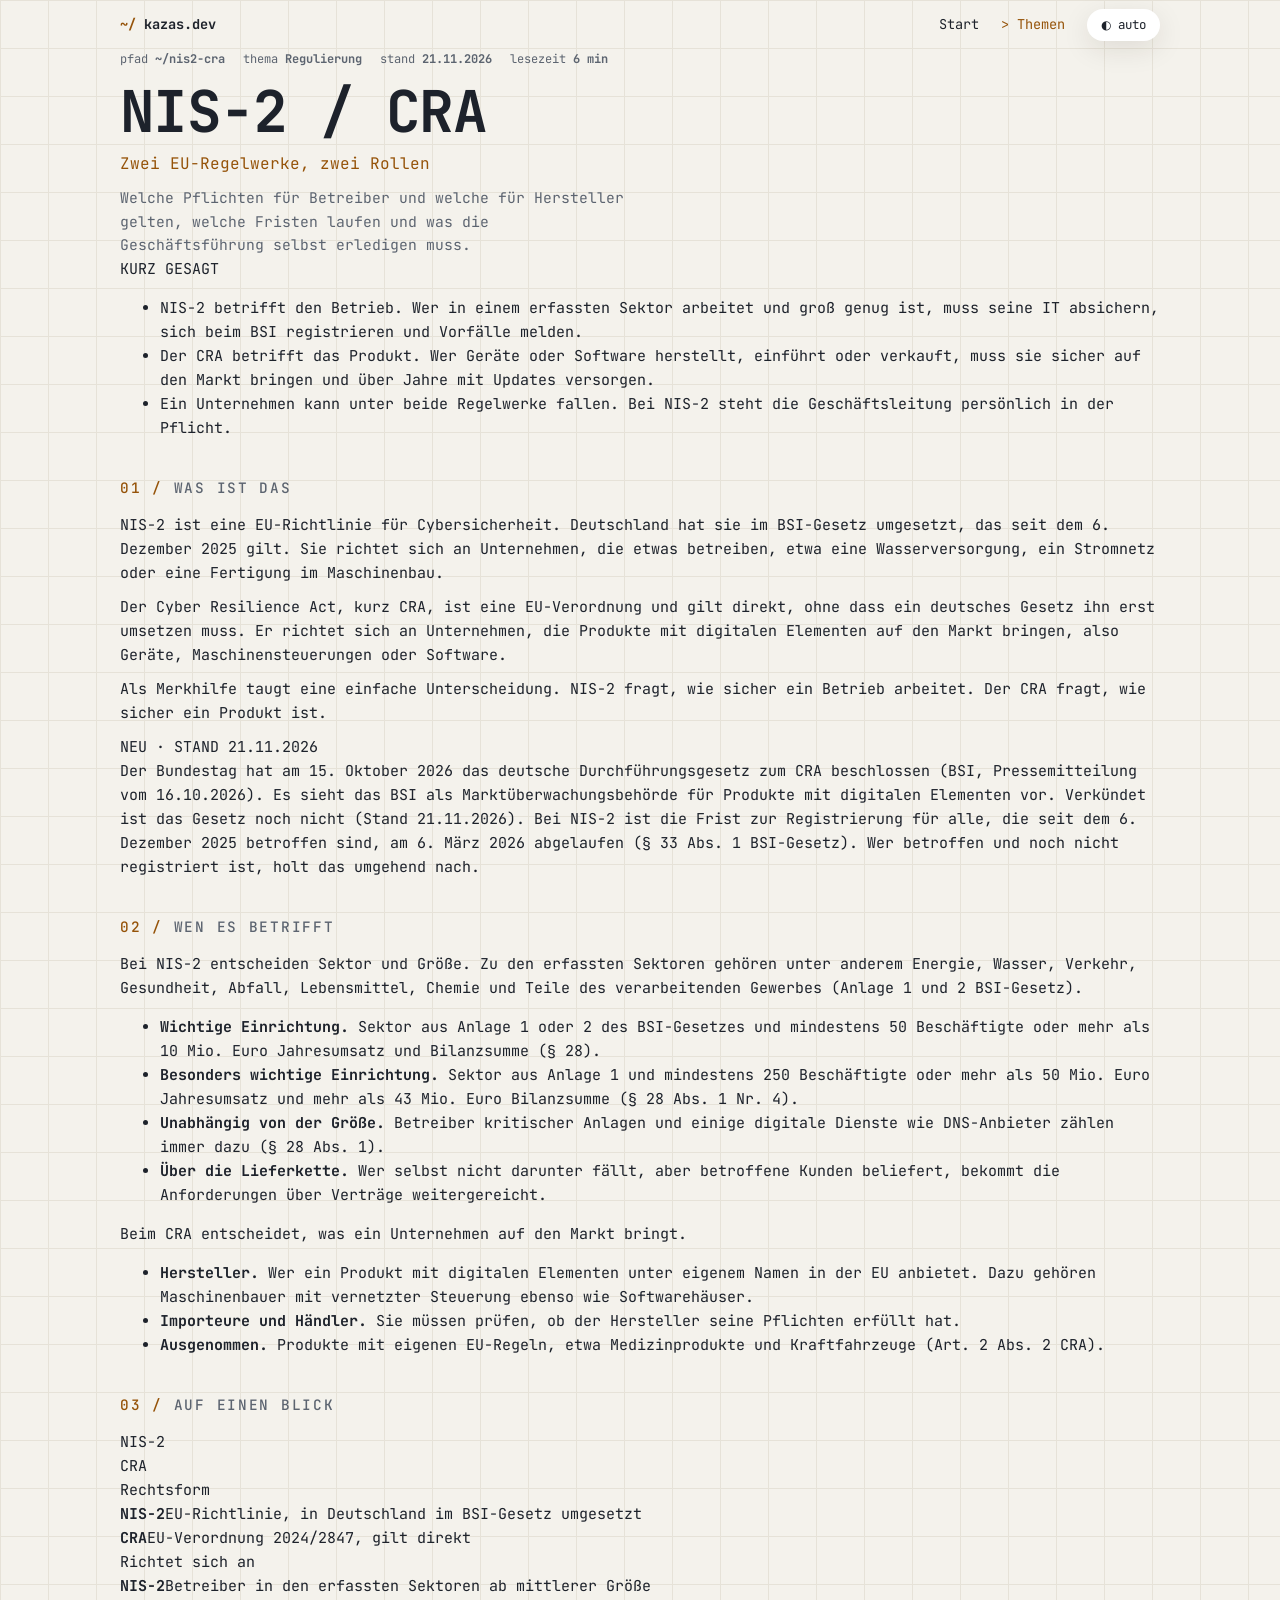
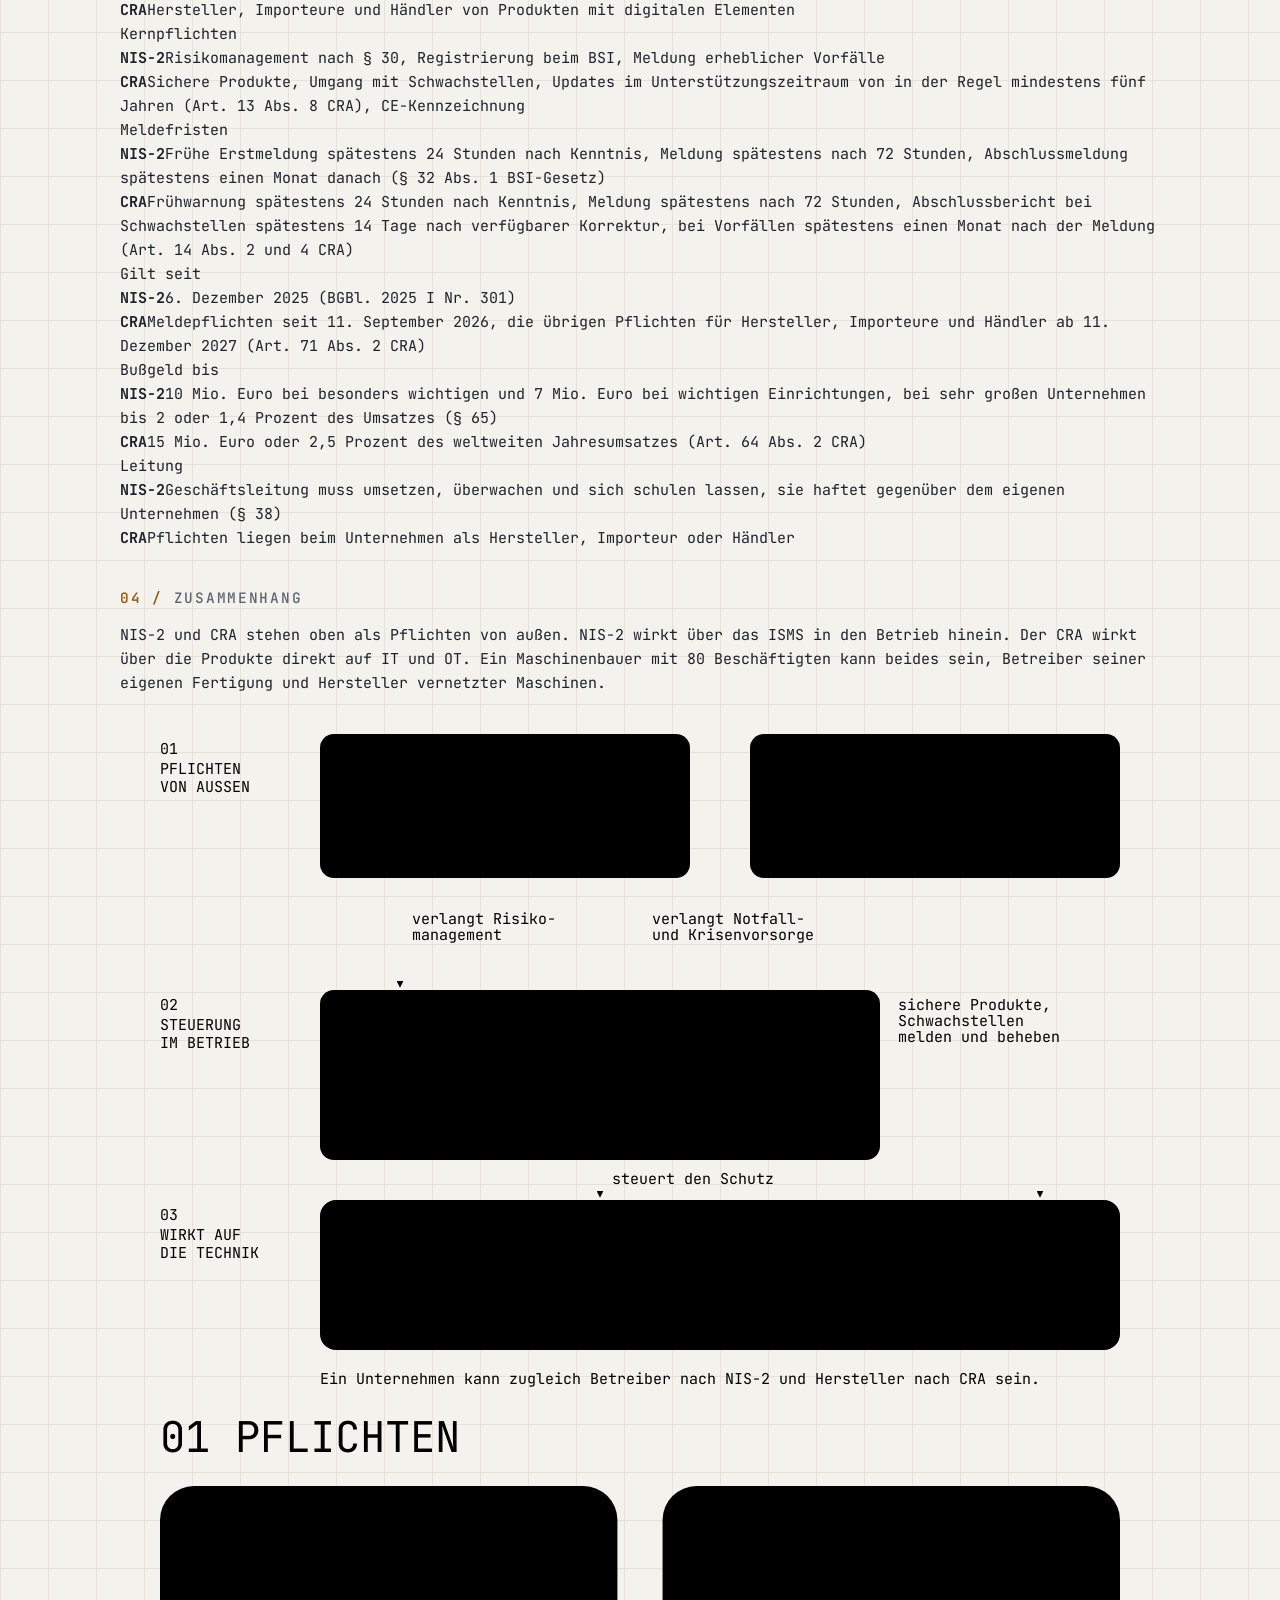
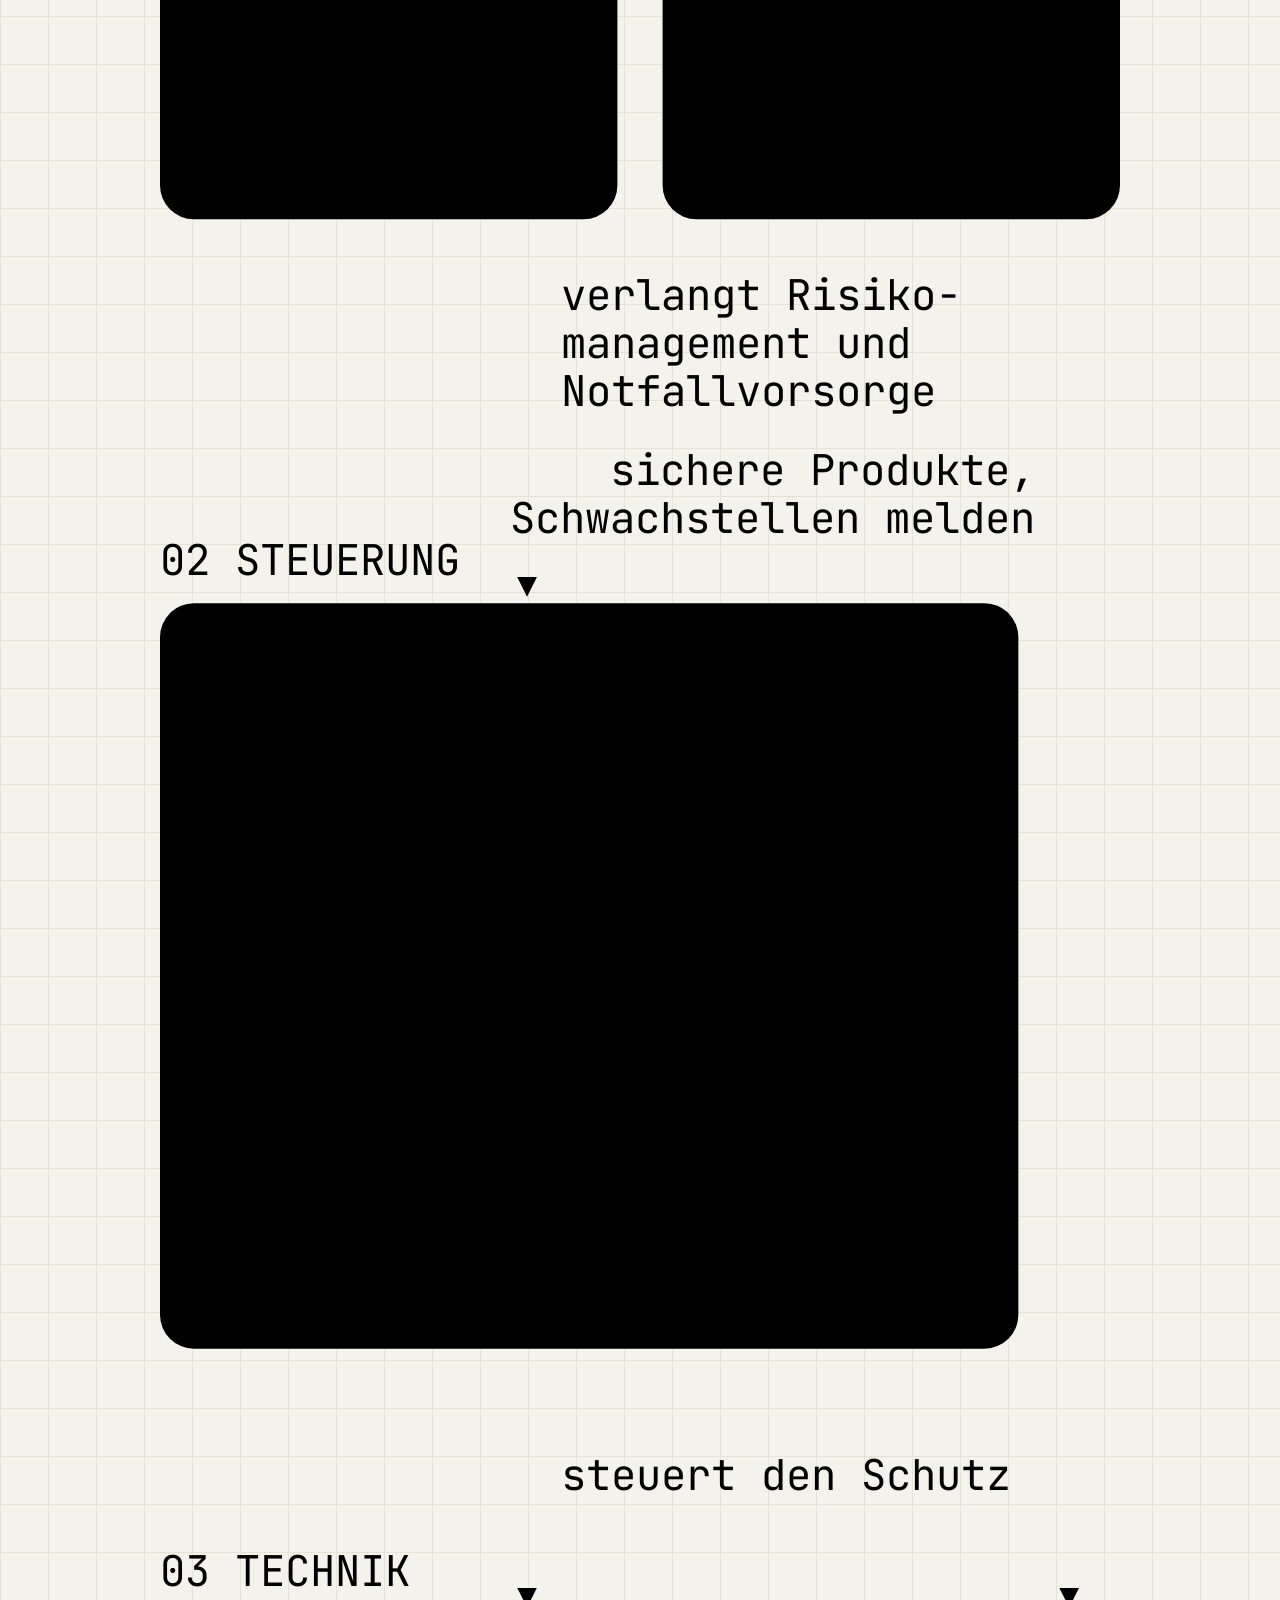
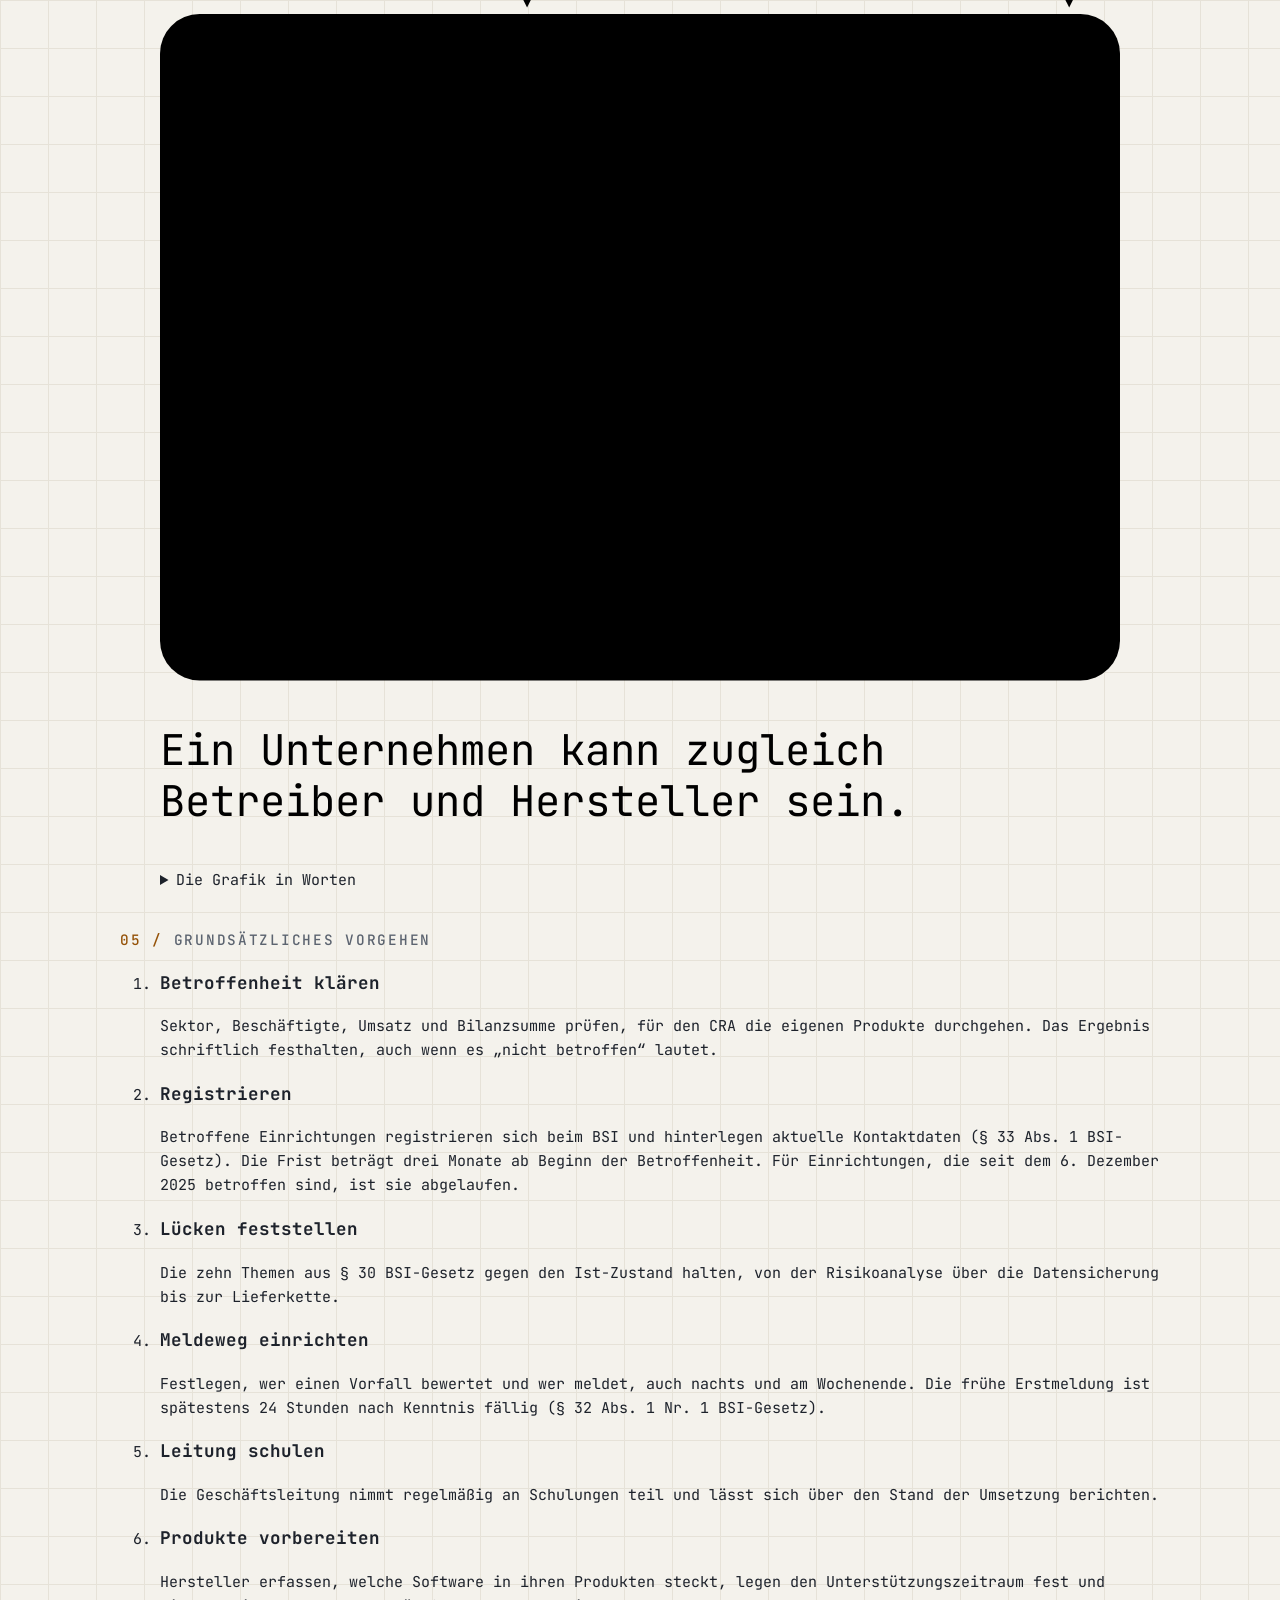
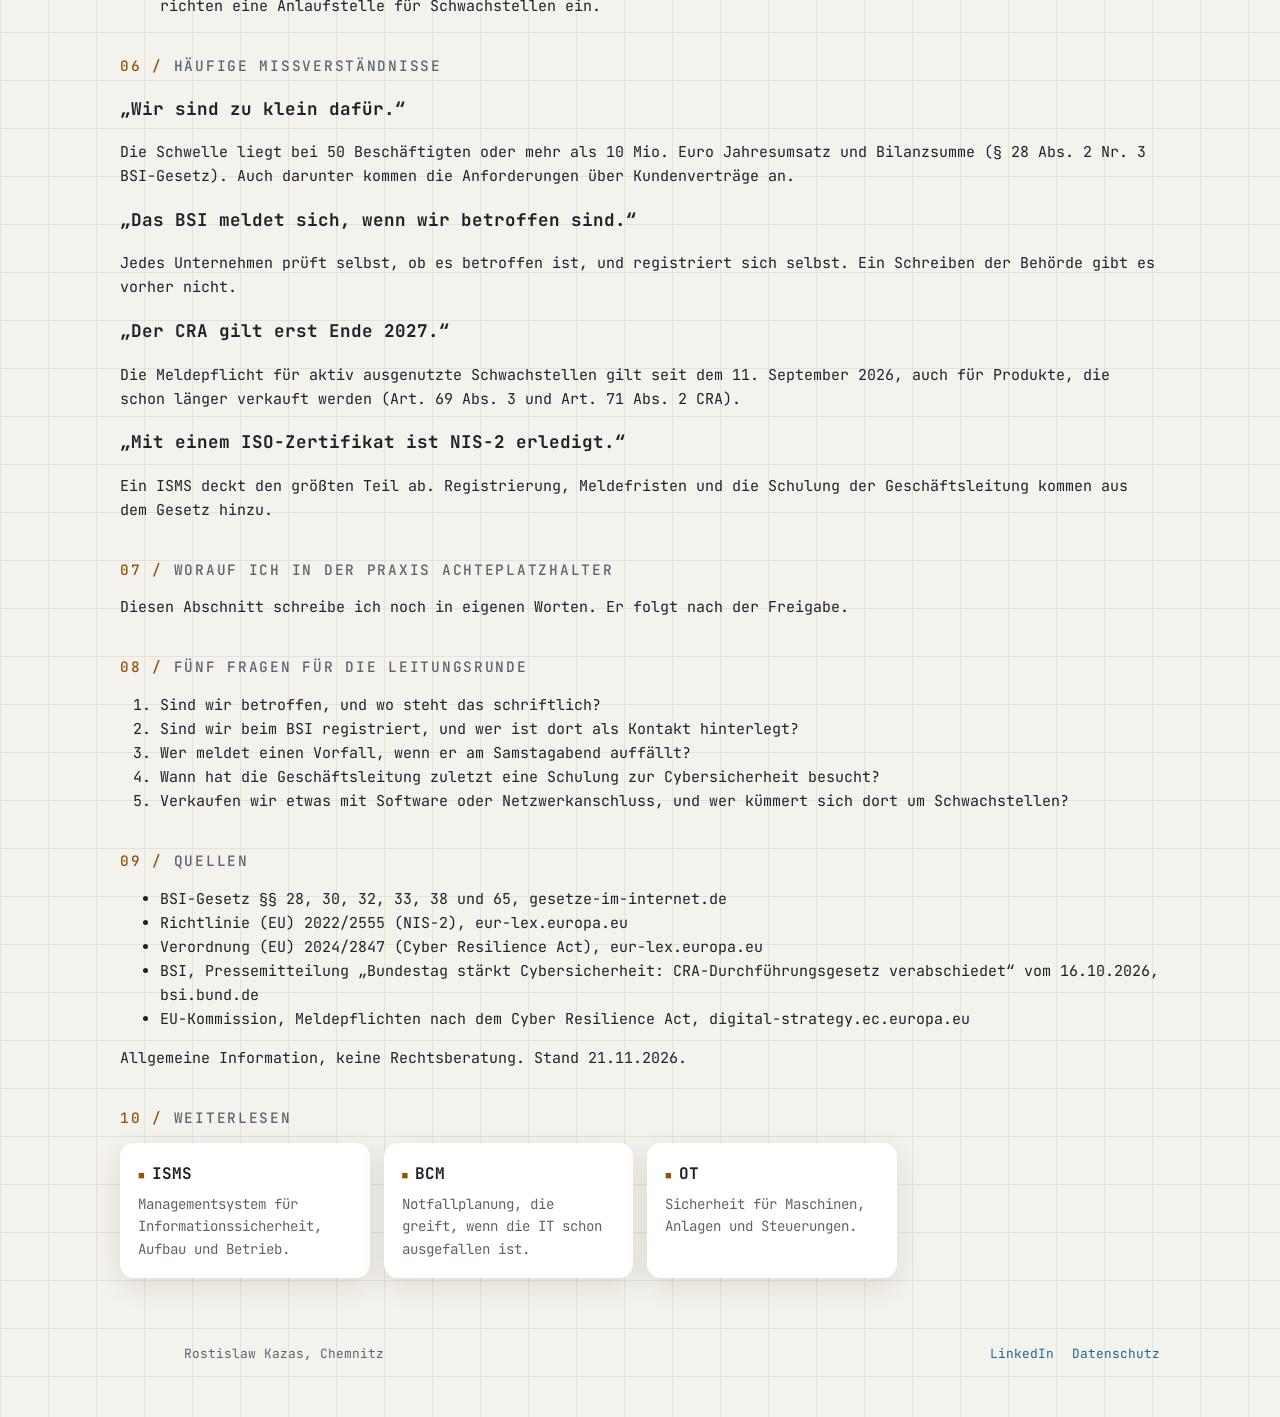
<file: nis2-cra.html>
<!doctype html>
<html lang="de">
<head>
  <meta charset="utf-8">
  <meta name="viewport" content="width=device-width, initial-scale=1, viewport-fit=cover">
  <meta http-equiv="Content-Security-Policy" content="default-src 'none'; img-src 'self'; style-src 'self'; font-src 'self'; script-src 'self'; base-uri 'none'; form-action 'none'">
  <meta name="referrer" content="strict-origin-when-cross-origin">
  <meta name="color-scheme" content="dark light">
  <meta name="theme-color" content="#0b0e13">
  <link rel="icon" href="favicon.svg" type="image/svg+xml">
  <link rel="icon" href="favicon-32.png" type="image/png" sizes="32x32">
  <link rel="apple-touch-icon" href="apple-touch-icon.png">
  <link rel="preload" href="assets/fonts/jetbrainsmono-latin.woff2" as="font" type="font/woff2" crossorigin>
  <link rel="preload" href="assets/fonts/inter-latin.woff2" as="font" type="font/woff2" crossorigin>
  <link rel="stylesheet" href="style.css">
  <script src="theme.js"></script>
  <title>NIS-2 / CRA · Zwei EU-Regelwerke, zwei Rollen · kazas.dev</title>
  <meta name="description" content="NIS-2 betrifft den Betrieb, der CRA das Produkt. Welche Pflichten für Betreiber und Hersteller gelten und was die Geschäftsführung selbst erledigen muss.">
  <link rel="canonical" href="https://kazas.dev/nis2-cra.html">
  <meta property="og:type" content="article">
  <meta property="og:title" content="NIS-2 / CRA · Zwei EU-Regelwerke, zwei Rollen">
  <meta property="og:description" content="NIS-2 betrifft den Betrieb, der CRA das Produkt. Welche Pflichten für Betreiber und Hersteller gelten und was die Geschäftsführung selbst erledigen muss.">
  <meta property="og:url" content="https://kazas.dev/nis2-cra.html">
  <meta property="og:image" content="https://kazas.dev/assets/og.jpg">
  <meta property="og:image:width" content="1200">
  <meta property="og:image:height" content="630">
  <meta property="og:image:alt" content="Rostislaw Kazas, IT-Security- und ISMS-Consultant in Chemnitz">
  <meta property="og:locale" content="de_DE">
  <meta name="twitter:card" content="summary_large_image">
</head>
<body class="topic">
<div class="in">
  <nav class="nav" aria-label="Hauptnavigation">
    <a class="brand" href="./">kazas.dev</a>
    <a href="./">Start</a>
    <a href="./#themen" aria-current="true">Themen</a>
    <button class="tog" id="tog" type="button" hidden>◐ auto</button>
  </nav>

  <header class="head">
    <p class="sys"><span>pfad <b>~/nis2-cra</b></span><span>thema <b>Regulierung</b></span><span>stand <b>21.11.2026</b></span><span>lesezeit <b>6 min</b></span></p>
    <h1>NIS-2 / CRA</h1>
    <p class="role">Zwei EU-Regelwerke, zwei Rollen</p>
    <p class="lead">Welche Pflichten für Betreiber und welche für Hersteller gelten, welche Fristen laufen und was die Geschäftsführung selbst erledigen muss.</p>
    <div class="tldr">
      <span class="k">KURZ GESAGT</span>
      <ul>
        <li>NIS-2 betrifft den Betrieb. Wer in einem erfassten Sektor arbeitet und groß genug ist, muss seine IT absichern, sich beim BSI registrieren und Vorfälle melden.</li>
        <li>Der CRA betrifft das Produkt. Wer Geräte oder Software herstellt, einführt oder verkauft, muss sie sicher auf den Markt bringen und über Jahre mit Updates versorgen.</li>
        <li>Ein Unternehmen kann unter beide Regelwerke fallen. Bei NIS-2 steht die Geschäftsleitung persönlich in der Pflicht.</li>
      </ul>
    </div>
  </header>

  <main>
    <section aria-labelledby="nis2-cra-s1"><h2 id="nis2-cra-s1" data-n="01">Was ist das</h2>
      <div class="prose">
        <p>NIS-2 ist eine EU-Richtlinie für Cybersicherheit. Deutschland hat sie im BSI-Gesetz umgesetzt, das seit dem 6. Dezember 2025 gilt. Sie richtet sich an Unternehmen, die etwas betreiben, etwa eine Wasserversorgung, ein Stromnetz oder eine Fertigung im Maschinenbau.</p>
        <p>Der Cyber Resilience Act, kurz CRA, ist eine EU-Verordnung und gilt direkt, ohne dass ein deutsches Gesetz ihn erst umsetzen muss. Er richtet sich an Unternehmen, die Produkte mit digitalen Elementen auf den Markt bringen, also Geräte, Maschinensteuerungen oder Software.</p>
        <p>Als Merkhilfe taugt eine einfache Unterscheidung. NIS-2 fragt, wie sicher ein Betrieb arbeitet. Der CRA fragt, wie sicher ein Produkt ist.</p>
      </div>
      <div class="stand">
        <span class="k">NEU · STAND 21.11.2026</span>
        <p>Der Bundestag hat am 15. Oktober 2026 das deutsche Durchführungsgesetz zum CRA beschlossen (BSI, Pressemitteilung vom 16.10.2026). Es sieht das BSI als Marktüberwachungsbehörde für Produkte mit digitalen Elementen vor. Verkündet ist das Gesetz noch nicht (Stand 21.11.2026). Bei NIS-2 ist die Frist zur Registrierung für alle, die seit dem 6. Dezember 2025 betroffen sind, am 6. März 2026 abgelaufen (§&nbsp;33 Abs.&nbsp;1 BSI-Gesetz). Wer betroffen und noch nicht registriert ist, holt das umgehend nach.</p>
      </div>
    </section>

    <section aria-labelledby="nis2-cra-s2"><h2 id="nis2-cra-s2" data-n="02">Wen es betrifft</h2>
      <div class="prose">
        <p>Bei NIS-2 entscheiden Sektor und Größe. Zu den erfassten Sektoren gehören unter anderem Energie, Wasser, Verkehr, Gesundheit, Abfall, Lebensmittel, Chemie und Teile des verarbeitenden Gewerbes (Anlage&nbsp;1 und 2 BSI-Gesetz).</p>
        <ul>
          <li><b>Wichtige Einrichtung.</b> Sektor aus Anlage&nbsp;1 oder 2 des BSI-Gesetzes und mindestens 50 Beschäftigte oder mehr als 10&nbsp;Mio. Euro Jahresumsatz und Bilanzsumme (§&nbsp;28).</li>
          <li><b>Besonders wichtige Einrichtung.</b> Sektor aus Anlage&nbsp;1 und mindestens 250 Beschäftigte oder mehr als 50&nbsp;Mio. Euro Jahresumsatz und mehr als 43&nbsp;Mio. Euro Bilanzsumme (§&nbsp;28 Abs.&nbsp;1 Nr.&nbsp;4).</li>
          <li><b>Unabhängig von der Größe.</b> Betreiber kritischer Anlagen und einige digitale Dienste wie DNS-Anbieter zählen immer dazu (§&nbsp;28 Abs.&nbsp;1).</li>
          <li><b>Über die Lieferkette.</b> Wer selbst nicht darunter fällt, aber betroffene Kunden beliefert, bekommt die Anforderungen über Verträge weitergereicht.</li>
        </ul>
        <p class="gap">Beim CRA entscheidet, was ein Unternehmen auf den Markt bringt.</p>
        <ul>
          <li><b>Hersteller.</b> Wer ein Produkt mit digitalen Elementen unter eigenem Namen in der EU anbietet. Dazu gehören Maschinenbauer mit vernetzter Steuerung ebenso wie Softwarehäuser.</li>
          <li><b>Importeure und Händler.</b> Sie müssen prüfen, ob der Hersteller seine Pflichten erfüllt hat.</li>
          <li><b>Ausgenommen.</b> Produkte mit eigenen EU-Regeln, etwa Medizinprodukte und Kraftfahrzeuge (Art.&nbsp;2 Abs.&nbsp;2 CRA).</li>
        </ul>
      </div>
    </section>

    <section aria-labelledby="nis2-cra-s3"><h2 id="nis2-cra-s3" data-n="03">Auf einen Blick</h2>
      <div class="cmp">
        <div class="r hd"><span class="k"></span><div class="a">NIS-2</div><div class="b">CRA</div></div>
        <div class="r"><span class="k">Rechtsform</span><div class="a"><b class="h">NIS-2</b>EU-Richtlinie, in Deutschland im BSI-Gesetz umgesetzt</div><div class="b"><b class="h">CRA</b>EU-Verordnung 2024/2847, gilt direkt</div></div>
        <div class="r"><span class="k">Richtet sich an</span><div class="a"><b class="h">NIS-2</b>Betreiber in den erfassten Sektoren ab mittlerer Größe</div><div class="b"><b class="h">CRA</b>Hersteller, Importeure und Händler von Produkten mit digitalen Elementen</div></div>
        <div class="r"><span class="k">Kernpflichten</span><div class="a"><b class="h">NIS-2</b>Risikomanagement nach §&nbsp;30, Registrierung beim BSI, Meldung erheblicher Vorfälle</div><div class="b"><b class="h">CRA</b>Sichere Produkte, Umgang mit Schwachstellen, Updates im Unterstützungszeitraum von in der Regel mindestens fünf Jahren (Art.&nbsp;13 Abs.&nbsp;8 CRA), CE-Kennzeichnung</div></div>
        <div class="r"><span class="k">Meldefristen</span><div class="a"><b class="h">NIS-2</b>Frühe Erstmeldung spätestens 24 Stunden nach Kenntnis, Meldung spätestens nach 72 Stunden, Abschlussmeldung spätestens einen Monat danach (§&nbsp;32 Abs.&nbsp;1 BSI-Gesetz)</div><div class="b"><b class="h">CRA</b>Frühwarnung spätestens 24 Stunden nach Kenntnis, Meldung spätestens nach 72 Stunden, Abschlussbericht bei Schwachstellen spätestens 14 Tage nach verfügbarer Korrektur, bei Vorfällen spätestens einen Monat nach der Meldung (Art.&nbsp;14 Abs.&nbsp;2 und 4 CRA)</div></div>
        <div class="r"><span class="k">Gilt seit</span><div class="a"><b class="h">NIS-2</b>6. Dezember 2025 (BGBl. 2025 I Nr.&nbsp;301)</div><div class="b"><b class="h">CRA</b>Meldepflichten seit 11. September 2026, die übrigen Pflichten für Hersteller, Importeure und Händler ab 11. Dezember 2027 (Art.&nbsp;71 Abs.&nbsp;2 CRA)</div></div>
        <div class="r"><span class="k">Bußgeld bis</span><div class="a"><b class="h">NIS-2</b>10&nbsp;Mio. Euro bei besonders wichtigen und 7&nbsp;Mio. Euro bei wichtigen Einrichtungen, bei sehr großen Unternehmen bis 2 oder 1,4 Prozent des Umsatzes (§&nbsp;65)</div><div class="b"><b class="h">CRA</b>15&nbsp;Mio. Euro oder 2,5 Prozent des weltweiten Jahresumsatzes (Art.&nbsp;64 Abs.&nbsp;2 CRA)</div></div>
        <div class="r"><span class="k">Leitung</span><div class="a"><b class="h">NIS-2</b>Geschäftsleitung muss umsetzen, überwachen und sich schulen lassen, sie haftet gegenüber dem eigenen Unternehmen (§&nbsp;38)</div><div class="b"><b class="h">CRA</b>Pflichten liegen beim Unternehmen als Hersteller, Importeur oder Händler</div></div>
      </div>
    </section>

    <section aria-labelledby="nis2-cra-s4"><h2 id="nis2-cra-s4" data-n="04">Zusammenhang</h2>
      <div class="prose"><p>NIS-2 und CRA stehen oben als Pflichten von außen. NIS-2 wirkt über das ISMS in den Betrieb hinein. Der CRA wirkt über die Produkte direkt auf IT und OT. Ein Maschinenbauer mit 80 Beschäftigten kann beides sein, Betreiber seiner eigenen Fertigung und Hersteller vernetzter Maschinen.</p></div>
      <figure class="map">
        <svg class="g g-wide" viewBox="0 0 960 690" role="img" aria-labelledby="nis2-cra-gwt nis2-cra-gwd">
          <title id="nis2-cra-gwt">Wie NIS-2, CRA, ISMS, BCM, IT und OT zusammenhängen</title>
          <desc id="nis2-cra-gwd">Drei Ebenen. Oben die Pflichten NIS-2 für Betreiber und CRA für Hersteller. In der Mitte das ISMS als Steuerung, darin das BCM. Unten IT und OT. NIS-2 verlangt Risikomanagement und Notfallvorsorge, das ISMS steuert den Schutz in IT und OT, der CRA wirkt über die Produkte direkt auf IT und OT. Hervorgehoben sind NIS-2 und CRA, die Themen dieser Seite.</desc>
          <defs><marker id="nis2-cra-mb" viewBox="0 0 10 10" refX="9" refY="5" markerWidth="7" markerHeight="7" orient="auto-start-reverse"><path class="mk" d="M0 0L10 5L0 10z"/></marker><marker id="nis2-cra-ma" viewBox="0 0 10 10" refX="9" refY="5" markerWidth="7" markerHeight="7" orient="auto-start-reverse"><path class="mk a" d="M0 0L10 5L0 10z"/></marker></defs>
          <text class="lab" x="0" y="44"><tspan class="n">01</tspan><tspan x="0" dy="20">PFLICHTEN</tspan><tspan x="0" dy="18">VON AUSSEN</tspan></text>
          <text class="lab" x="0" y="300"><tspan class="n">02</tspan><tspan x="0" dy="20">STEUERUNG</tspan><tspan x="0" dy="18">IM BETRIEB</tspan></text>
          <text class="lab" x="0" y="510"><tspan class="n">03</tspan><tspan x="0" dy="20">WIRKT AUF</tspan><tspan x="0" dy="18">DIE TECHNIK</tspan></text>
          <rect class="grp" x="160" y="490" width="800" height="150" rx="16"/>
          <g class="node on" data-k="nis2">
            <rect class="box" x="160" y="24" width="370" height="144" rx="14"/>
            <text class="t" x="184" y="64">NIS-2</text>
            <text class="st" x="184" y="92">EU-Richtlinie, in Deutschland</text>
            <text class="st" x="184" y="112">im BSI-Gesetz umgesetzt.</text>
            <text class="st" x="184" y="132">Gilt für Betreiber wichtiger</text>
            <text class="st" x="184" y="152">und besonders wichtiger Einrichtungen</text>
            <text class="here" x="514" y="64" text-anchor="end">● diese Seite</text>
          </g>
          <g class="node on" data-k="cra">
            <rect class="box" x="590" y="24" width="370" height="144" rx="14"/>
            <text class="t" x="614" y="64">CRA</text>
            <text class="st" x="614" y="92">EU-Verordnung Cyber Resilience Act.</text>
            <text class="st" x="614" y="112">Gilt vor allem für Hersteller</text>
            <text class="st" x="614" y="132">von Produkten mit digitalen</text>
            <text class="st" x="614" y="152">Elementen</text>
            <text class="here" x="944" y="64" text-anchor="end">● diese Seite</text>
          </g>
          <g class="node dim" data-k="isms">
            <rect class="box isms" x="160" y="280" width="560" height="170" rx="14"/>
            <text class="t" x="184" y="320">ISMS</text>
            <text class="st" x="184" y="346">Managementsystem für</text>
            <text class="st" x="184" y="366">Informationssicherheit</text>
            <text class="tag" x="184" y="398">nach BSI IT-Grundschutz</text>
            <text class="tag" x="184" y="418">oder ISO 27001</text>
          </g>
          <g class="node dim" data-k="bcm">
            <rect class="box bcm" x="420" y="304" width="276" height="122" rx="12"/>
            <text class="t s" x="442" y="340">BCM</text>
            <text class="st" x="442" y="364">Notfallmanagement, eng</text>
            <text class="st" x="442" y="384">mit dem ISMS verzahnt</text>
            <text class="st" x="442" y="404">(BSI-Standard 200-4)</text>
          </g>
          <g class="node dim" data-k="it">
            <rect class="box" x="176" y="506" width="376" height="118" rx="12"/>
            <text class="t" x="200" y="546">IT</text>
            <text class="st" x="200" y="572">Büro, Server, Netzwerk,</text>
            <text class="st" x="200" y="592">Daten und Anwendungen</text>
          </g>
          <g class="node dim" data-k="ot">
            <rect class="box" x="568" y="506" width="376" height="118" rx="12"/>
            <text class="t" x="592" y="546">OT</text>
            <text class="st" x="592" y="572">Steuerungen, Maschinen und</text>
            <text class="st" x="592" y="592">Anlagen in der Produktion</text>
          </g>
          <path class="ar" d="M240 168 V277" marker-end="url(#nis2-cra-mb)"/>
          <text class="al" x="252" y="214">verlangt Risiko-</text>
          <text class="al" x="252" y="230">management</text>
          <path class="ar" d="M480 168 V301" marker-end="url(#nis2-cra-mb)"/>
          <text class="al" x="492" y="214">verlangt Notfall-</text>
          <text class="al" x="492" y="230">und Krisenvorsorge</text>
          <path class="ar" d="M880 168 V487" marker-end="url(#nis2-cra-mb)"/>
          <text class="al" x="738" y="300">sichere Produkte,</text>
          <text class="al" x="738" y="316">Schwachstellen</text>
          <text class="al" x="738" y="332">melden und beheben</text>
          <path class="ar a" d="M440 450 V487" marker-end="url(#nis2-cra-ma)"/>
          <text class="al a" x="452" y="474">steuert den Schutz</text>
          <text class="note" x="160" y="674">Ein Unternehmen kann zugleich Betreiber nach NIS-2 und Hersteller nach CRA sein.</text>
        </svg>
        <svg class="g g-tall" viewBox="0 0 340 940" role="img" aria-labelledby="nis2-cra-gtt nis2-cra-gtd">
          <title id="nis2-cra-gtt">Wie NIS-2, CRA, ISMS, BCM, IT und OT zusammenhängen</title>
          <desc id="nis2-cra-gtd">Drei Ebenen. Oben die Pflichten NIS-2 für Betreiber und CRA für Hersteller. In der Mitte das ISMS als Steuerung, darin das BCM. Unten IT und OT. NIS-2 verlangt Risikomanagement und Notfallvorsorge, das ISMS steuert den Schutz in IT und OT, der CRA wirkt über die Produkte direkt auf IT und OT. Hervorgehoben sind NIS-2 und CRA, die Themen dieser Seite.</desc>
          <defs><marker id="nis2-cra-mb2" viewBox="0 0 10 10" refX="9" refY="5" markerWidth="7" markerHeight="7" orient="auto-start-reverse"><path class="mk" d="M0 0L10 5L0 10z"/></marker><marker id="nis2-cra-ma2" viewBox="0 0 10 10" refX="9" refY="5" markerWidth="7" markerHeight="7" orient="auto-start-reverse"><path class="mk a" d="M0 0L10 5L0 10z"/></marker></defs>
          <text class="lab" x="0" y="16"><tspan class="n">01 </tspan>PFLICHTEN</text>
          <text class="lab" x="0" y="272"><tspan class="n">02 </tspan>STEUERUNG</text>
          <text class="lab" x="0" y="630"><tspan class="n">03 </tspan>TECHNIK</text>
          <rect class="grp" x="0" y="640" width="340" height="236" rx="14"/>
          <g class="node on" data-k="nis2">
            <rect class="box" x="0" y="28" width="162" height="118" rx="12"/>
            <text class="t" x="14" y="60">NIS-2</text>
            <text class="st" x="14" y="86">EU-Richtlinie,</text>
            <text class="st" x="14" y="105">im BSI-Gesetz,</text>
            <text class="st" x="14" y="124">für Betreiber</text>
            <text class="here" x="148" y="58" text-anchor="end">● hier</text>
          </g>
          <g class="node on" data-k="cra">
            <rect class="box" x="178" y="28" width="162" height="118" rx="12"/>
            <text class="t" x="192" y="60">CRA</text>
            <text class="st" x="192" y="86">EU-Verordnung,</text>
            <text class="st" x="192" y="105">für Hersteller</text>
            <text class="st" x="192" y="124">von Produkten</text>
            <text class="here" x="326" y="58" text-anchor="end">● hier</text>
          </g>
          <g class="node dim" data-k="isms">
            <rect class="box isms" x="0" y="282" width="304" height="264" rx="12"/>
            <text class="t" x="14" y="316">ISMS</text>
            <text class="st" x="14" y="340">Managementsystem für</text>
            <text class="st" x="14" y="359">Informationssicherheit</text>
            <text class="tag" x="14" y="385">nach BSI IT-Grundschutz</text>
            <text class="tag" x="14" y="403">oder ISO 27001</text>
          </g>
          <g class="node dim" data-k="bcm">
            <rect class="box bcm" x="14" y="420" width="276" height="110" rx="10"/>
            <text class="t s" x="30" y="452">BCM</text>
            <text class="st" x="30" y="476">Notfallmanagement,</text>
            <text class="st" x="30" y="495">eng mit dem ISMS</text>
            <text class="st" x="30" y="514">verzahnt (BSI 200-4)</text>
          </g>
          <g class="node dim" data-k="it">
            <rect class="box" x="12" y="654" width="316" height="100" rx="10"/>
            <text class="t" x="28" y="686">IT</text>
            <text class="st" x="28" y="710">Büro, Server, Netzwerk,</text>
            <text class="st" x="28" y="729">Daten und Anwendungen</text>
          </g>
          <g class="node dim" data-k="ot">
            <rect class="box" x="12" y="764" width="316" height="100" rx="10"/>
            <text class="t" x="28" y="796">OT</text>
            <text class="st" x="28" y="820">Steuerungen, Maschinen</text>
            <text class="st" x="28" y="839">und Anlagen</text>
          </g>
          <path class="ar" d="M130 146 V279" marker-end="url(#nis2-cra-mb2)"/>
          <text class="al" x="142" y="178">verlangt Risiko-</text>
          <text class="al" x="142" y="195">management und</text>
          <text class="al" x="142" y="212">Notfallvorsorge</text>
          <path class="ar" d="M322 146 V637" marker-end="url(#nis2-cra-mb2)"/>
          <text class="al" x="310" y="240" text-anchor="end">sichere Produkte,</text>
          <text class="al" x="310" y="257" text-anchor="end">Schwachstellen melden</text>
          <path class="ar a" d="M130 546 V637" marker-end="url(#nis2-cra-ma2)"/>
          <text class="al a" x="142" y="596">steuert den Schutz</text>
          <text class="note" x="0" y="906">Ein Unternehmen kann zugleich</text>
          <text class="note" x="0" y="924">Betreiber und Hersteller sein.</text>
        </svg>
        <details class="alt">
          <summary>Die Grafik in Worten</summary>
          <ol>
            <li>NIS-2 verpflichtet Betreiber wichtiger und besonders wichtiger Einrichtungen zu Risikomanagement sowie zu Notfall- und Krisenvorsorge. In Deutschland gilt sie seit dem 6. Dezember 2025 über das BSI-Gesetz (BGBl. 2025 I Nr.&nbsp;301). Das ist das Thema dieser Seite.</li>
            <li>Der CRA verpflichtet vor allem Hersteller von Produkten mit digitalen Elementen zu sicheren Produkten und zum Umgang mit Schwachstellen. Er wirkt über die Produkte direkt auf IT und OT. Das ist das Thema dieser Seite.</li>
            <li>Ein ISMS nach BSI IT-Grundschutz oder ISO&nbsp;27001 ist der Rahmen, mit dem ein Betrieb diese Anforderungen umsetzt und nachweist.</li>
            <li>Das BCM nach BSI-Standard 200-4 ist eng mit dem ISMS verzahnt und regelt, wie der Betrieb weiterläuft, wenn trotzdem etwas ausfällt.</li>
            <li>Wirken muss das alles in der IT und in der OT, also in Steuerungen, Maschinen und Anlagen.</li>
          </ol>
        </details>
      </figure>
    </section>

    <section aria-labelledby="nis2-cra-s5"><h2 id="nis2-cra-s5" data-n="05">Grundsätzliches Vorgehen</h2>
      <ol class="steps">
        <li><h3>Betroffenheit klären</h3><p>Sektor, Beschäftigte, Umsatz und Bilanzsumme prüfen, für den CRA die eigenen Produkte durchgehen. Das Ergebnis schriftlich festhalten, auch wenn es „nicht betroffen“ lautet.</p></li>
        <li><h3>Registrieren</h3><p>Betroffene Einrichtungen registrieren sich beim BSI und hinterlegen aktuelle Kontaktdaten (§&nbsp;33 Abs.&nbsp;1 BSI-Gesetz). Die Frist beträgt drei Monate ab Beginn der Betroffenheit. Für Einrichtungen, die seit dem 6. Dezember 2025 betroffen sind, ist sie abgelaufen.</p></li>
        <li><h3>Lücken feststellen</h3><p>Die zehn Themen aus §&nbsp;30 BSI-Gesetz gegen den Ist-Zustand halten, von der Risikoanalyse über die Datensicherung bis zur Lieferkette.</p></li>
        <li><h3>Meldeweg einrichten</h3><p>Festlegen, wer einen Vorfall bewertet und wer meldet, auch nachts und am Wochenende. Die frühe Erstmeldung ist spätestens 24 Stunden nach Kenntnis fällig (§&nbsp;32 Abs.&nbsp;1 Nr.&nbsp;1 BSI-Gesetz).</p></li>
        <li><h3>Leitung schulen</h3><p>Die Geschäftsleitung nimmt regelmäßig an Schulungen teil und lässt sich über den Stand der Umsetzung berichten.</p></li>
        <li><h3>Produkte vorbereiten</h3><p>Hersteller erfassen, welche Software in ihren Produkten steckt, legen den Unterstützungszeitraum fest und richten eine Anlaufstelle für Schwachstellen ein.</p></li>
      </ol>
    </section>

    <section aria-labelledby="nis2-cra-s6"><h2 id="nis2-cra-s6" data-n="06">Häufige Missverständnisse</h2>
      <div class="mis">
        <div><h3>„Wir sind zu klein dafür.“</h3><p>Die Schwelle liegt bei 50 Beschäftigten oder mehr als 10&nbsp;Mio. Euro Jahresumsatz und Bilanzsumme (§&nbsp;28 Abs.&nbsp;2 Nr.&nbsp;3 BSI-Gesetz). Auch darunter kommen die Anforderungen über Kundenverträge an.</p></div>
        <div><h3>„Das BSI meldet sich, wenn wir betroffen sind.“</h3><p>Jedes Unternehmen prüft selbst, ob es betroffen ist, und registriert sich selbst. Ein Schreiben der Behörde gibt es vorher nicht.</p></div>
        <div><h3>„Der CRA gilt erst Ende 2027.“</h3><p>Die Meldepflicht für aktiv ausgenutzte Schwachstellen gilt seit dem 11. September 2026, auch für Produkte, die schon länger verkauft werden (Art.&nbsp;69 Abs.&nbsp;3 und Art.&nbsp;71 Abs.&nbsp;2 CRA).</p></div>
        <div><h3>„Mit einem ISO-Zertifikat ist NIS-2 erledigt.“</h3><p>Ein ISMS deckt den größten Teil ab. Registrierung, Meldefristen und die Schulung der Geschäftsleitung kommen aus dem Gesetz hinzu.</p></div>
      </div>
    </section>

    <section aria-labelledby="nis2-cra-s7"><h2 id="nis2-cra-s7" data-n="07">Worauf ich in der Praxis achte<span class="vor">PLATZHALTER</span></h2>
      <div class="ph"><p>Diesen Abschnitt schreibe ich noch in eigenen Worten. Er folgt nach der Freigabe.</p></div>
    </section>

    <section aria-labelledby="nis2-cra-ask"><h2 id="nis2-cra-ask" data-n="08">Fünf Fragen für die Leitungsrunde</h2>
      <ol class="ask">
        <li>Sind wir betroffen, und wo steht das schriftlich?</li>
        <li>Sind wir beim BSI registriert, und wer ist dort als Kontakt hinterlegt?</li>
        <li>Wer meldet einen Vorfall, wenn er am Samstagabend auffällt?</li>
        <li>Wann hat die Geschäftsleitung zuletzt eine Schulung zur Cybersicherheit besucht?</li>
        <li>Verkaufen wir etwas mit Software oder Netzwerkanschluss, und wer kümmert sich dort um Schwachstellen?</li>
      </ol>
    </section>

    <section aria-labelledby="nis2-cra-s9"><h2 id="nis2-cra-s9" data-n="09">Quellen</h2>
      <ul class="src">
        <li>BSI-Gesetz §§&nbsp;28, 30, 32, 33, 38 und 65, <a href="https://www.gesetze-im-internet.de/bsig_2025/" rel="noopener">gesetze-im-internet.de</a></li>
        <li>Richtlinie (EU) 2022/2555 (NIS-2), <a href="https://eur-lex.europa.eu/eli/dir/2022/2555/oj/deu" rel="noopener">eur-lex.europa.eu</a></li>
        <li>Verordnung (EU) 2024/2847 (Cyber Resilience Act), <a href="https://eur-lex.europa.eu/eli/reg/2024/2847/oj/deu" rel="noopener">eur-lex.europa.eu</a></li>
        <li>BSI, Pressemitteilung „Bundestag stärkt Cybersicherheit: CRA-Durchführungsgesetz verabschiedet“ vom 16.10.2026, <a href="https://www.bsi.bund.de/DE/Service-Navi/Presse/Pressemitteilungen/Presse2026/261020_CRA-Durchf%C3%BChrungsgesetz.html" rel="noopener">bsi.bund.de</a></li>
        <li>EU-Kommission, Meldepflichten nach dem Cyber Resilience Act, <a href="https://digital-strategy.ec.europa.eu/en/policies/cra-reporting" rel="noopener">digital-strategy.ec.europa.eu</a></li>
      </ul>
      <p class="legal">Allgemeine Information, keine Rechtsberatung. Stand 21.11.2026.</p>
    </section>

    <section aria-labelledby="nis2-cra-more"><h2 id="nis2-cra-more" data-n="10">Weiterlesen</h2>
      <div class="cards three">
        <div class="card"><h3><a href="isms.html">ISMS</a></h3><p>Managementsystem für Informationssicherheit, Aufbau und Betrieb.</p></div>
        <div class="card"><h3><a href="bcm.html">BCM</a></h3><p>Notfallplanung, die greift, wenn die IT schon ausgefallen ist.</p></div>
        <div class="card"><h3><a href="ot.html">OT</a></h3><p>Sicherheit für Maschinen, Anlagen und Steuerungen.</p></div>
      </div>
    </section>
  </main>

  <footer class="foot">
    <img src="assets/rostislaw-kazas-avatar.webp" width="40" height="40" alt="" loading="lazy">
    <span>Rostislaw Kazas, Chemnitz</span>
    <span class="sp"><a href="https://www.linkedin.com/in/rkazas/" rel="me noopener">LinkedIn</a><a href="datenschutz.html">Datenschutz</a></span>
  </footer>
</div>
</body>
</html>
</file>
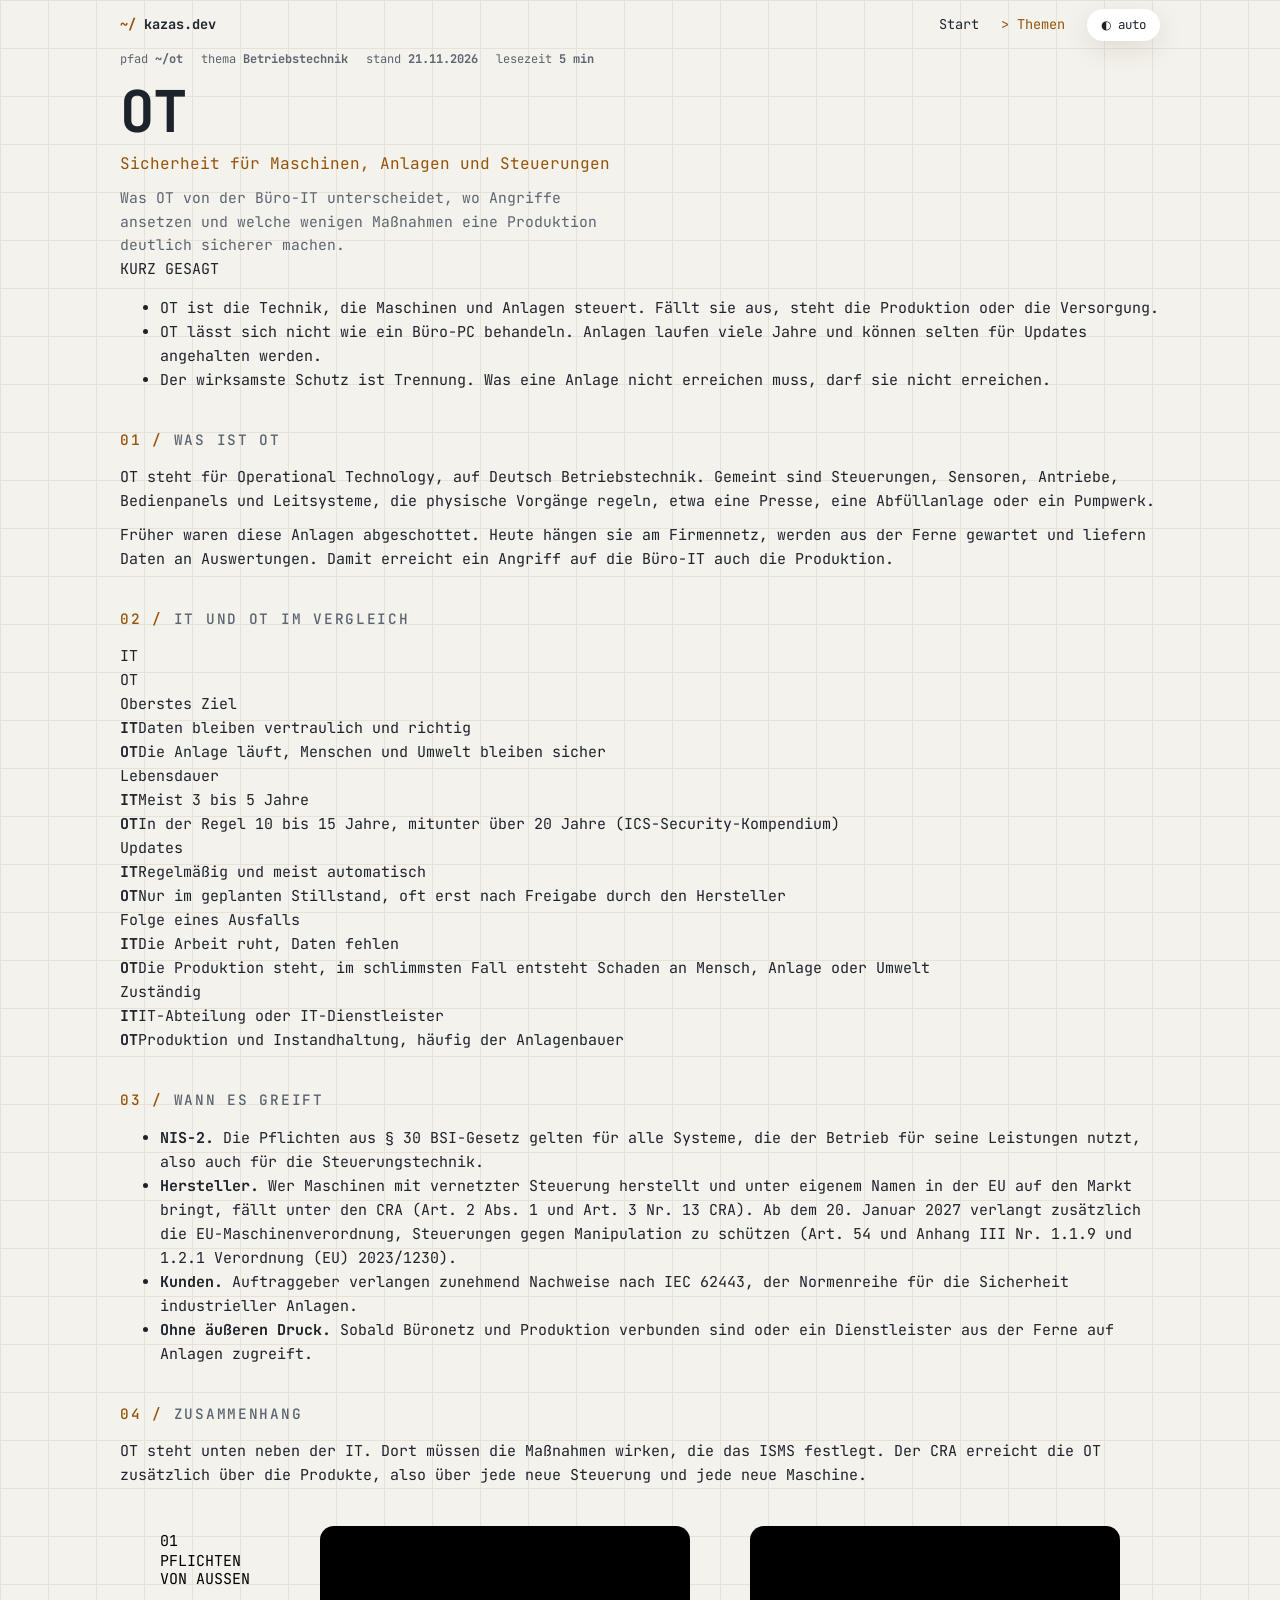
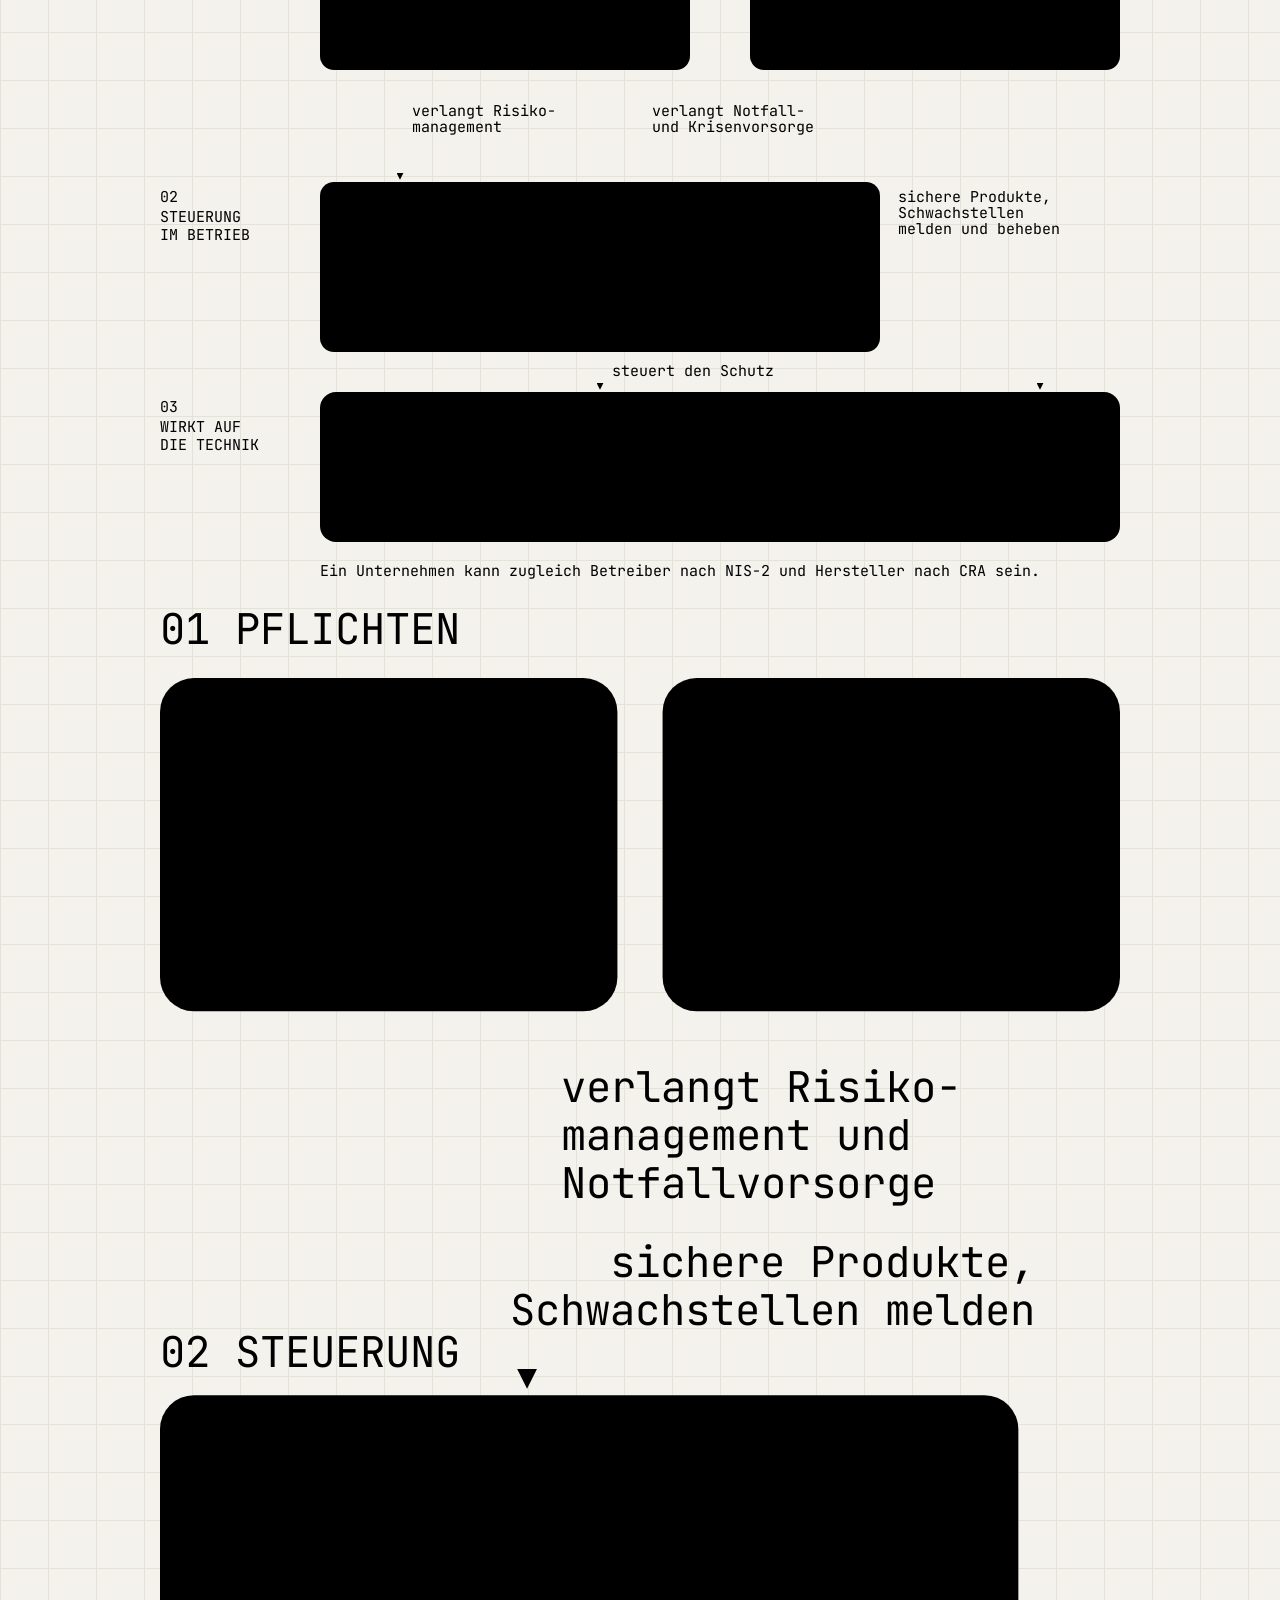
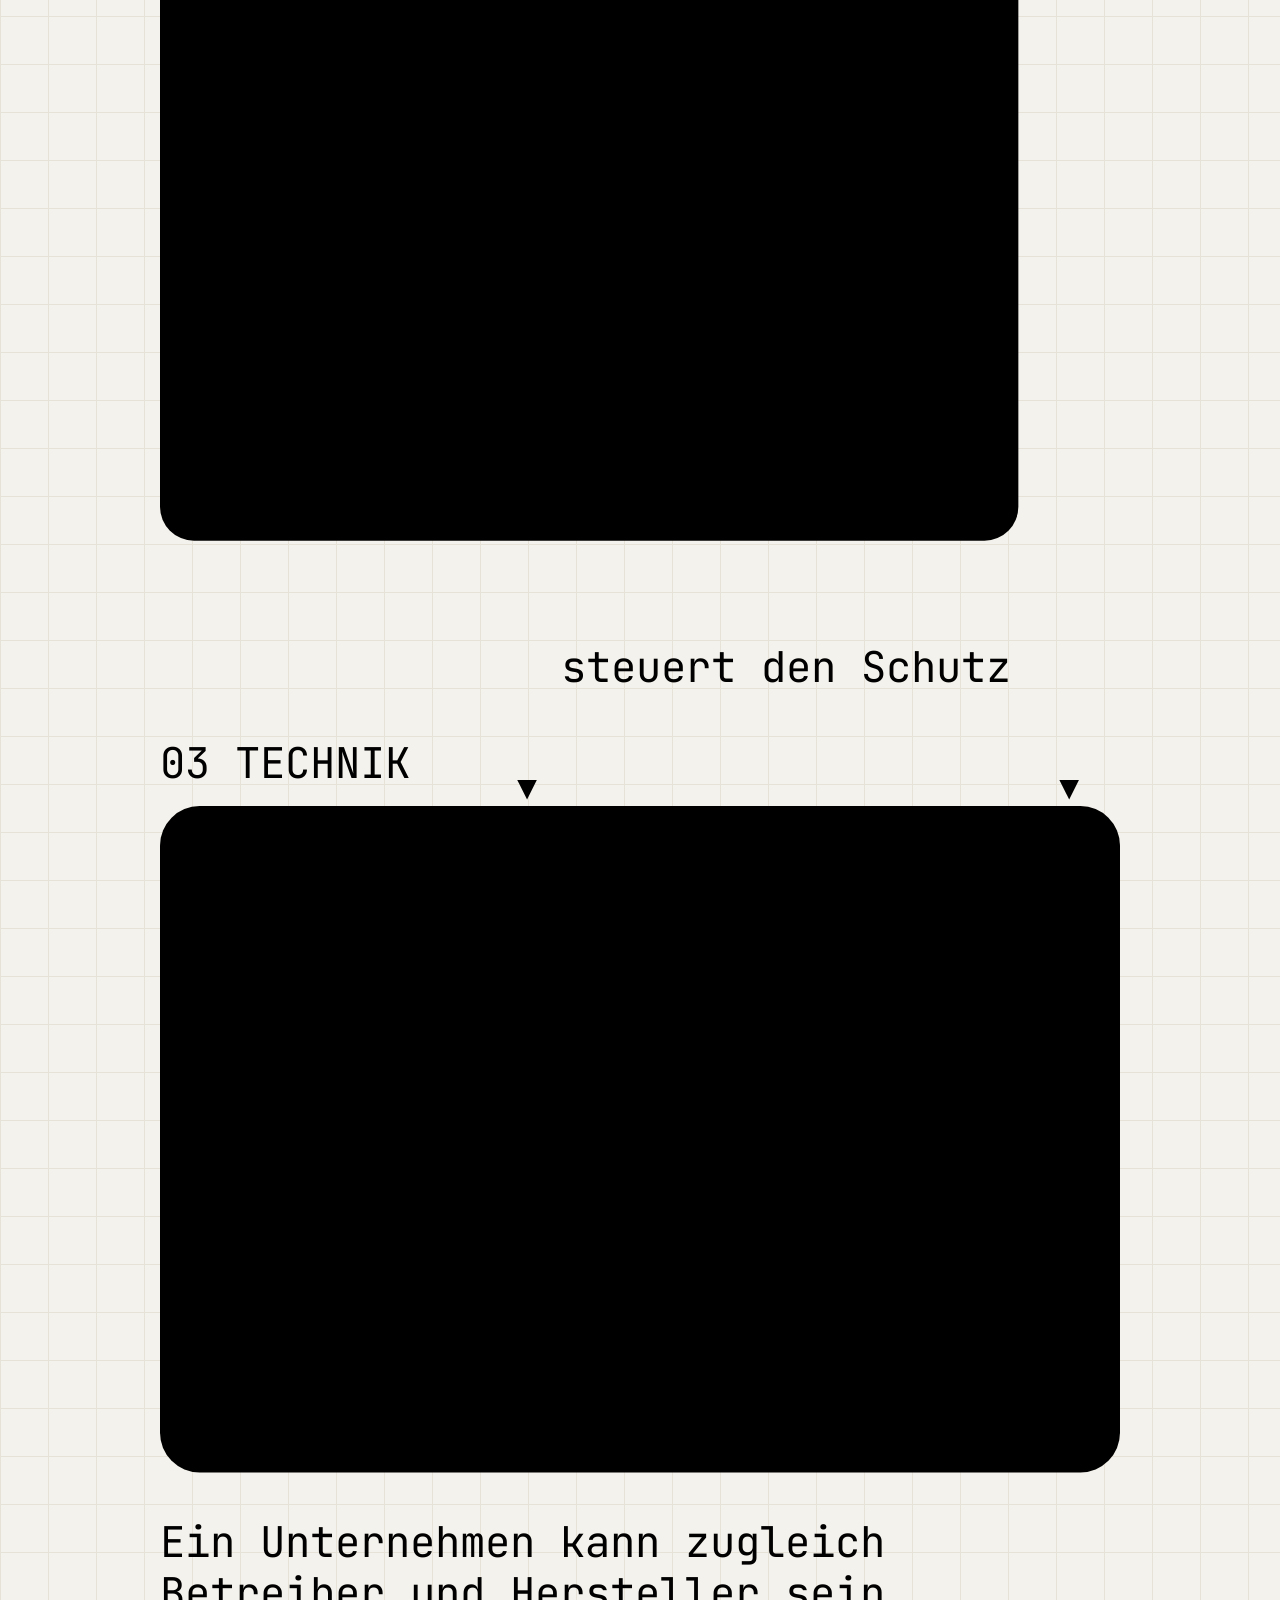
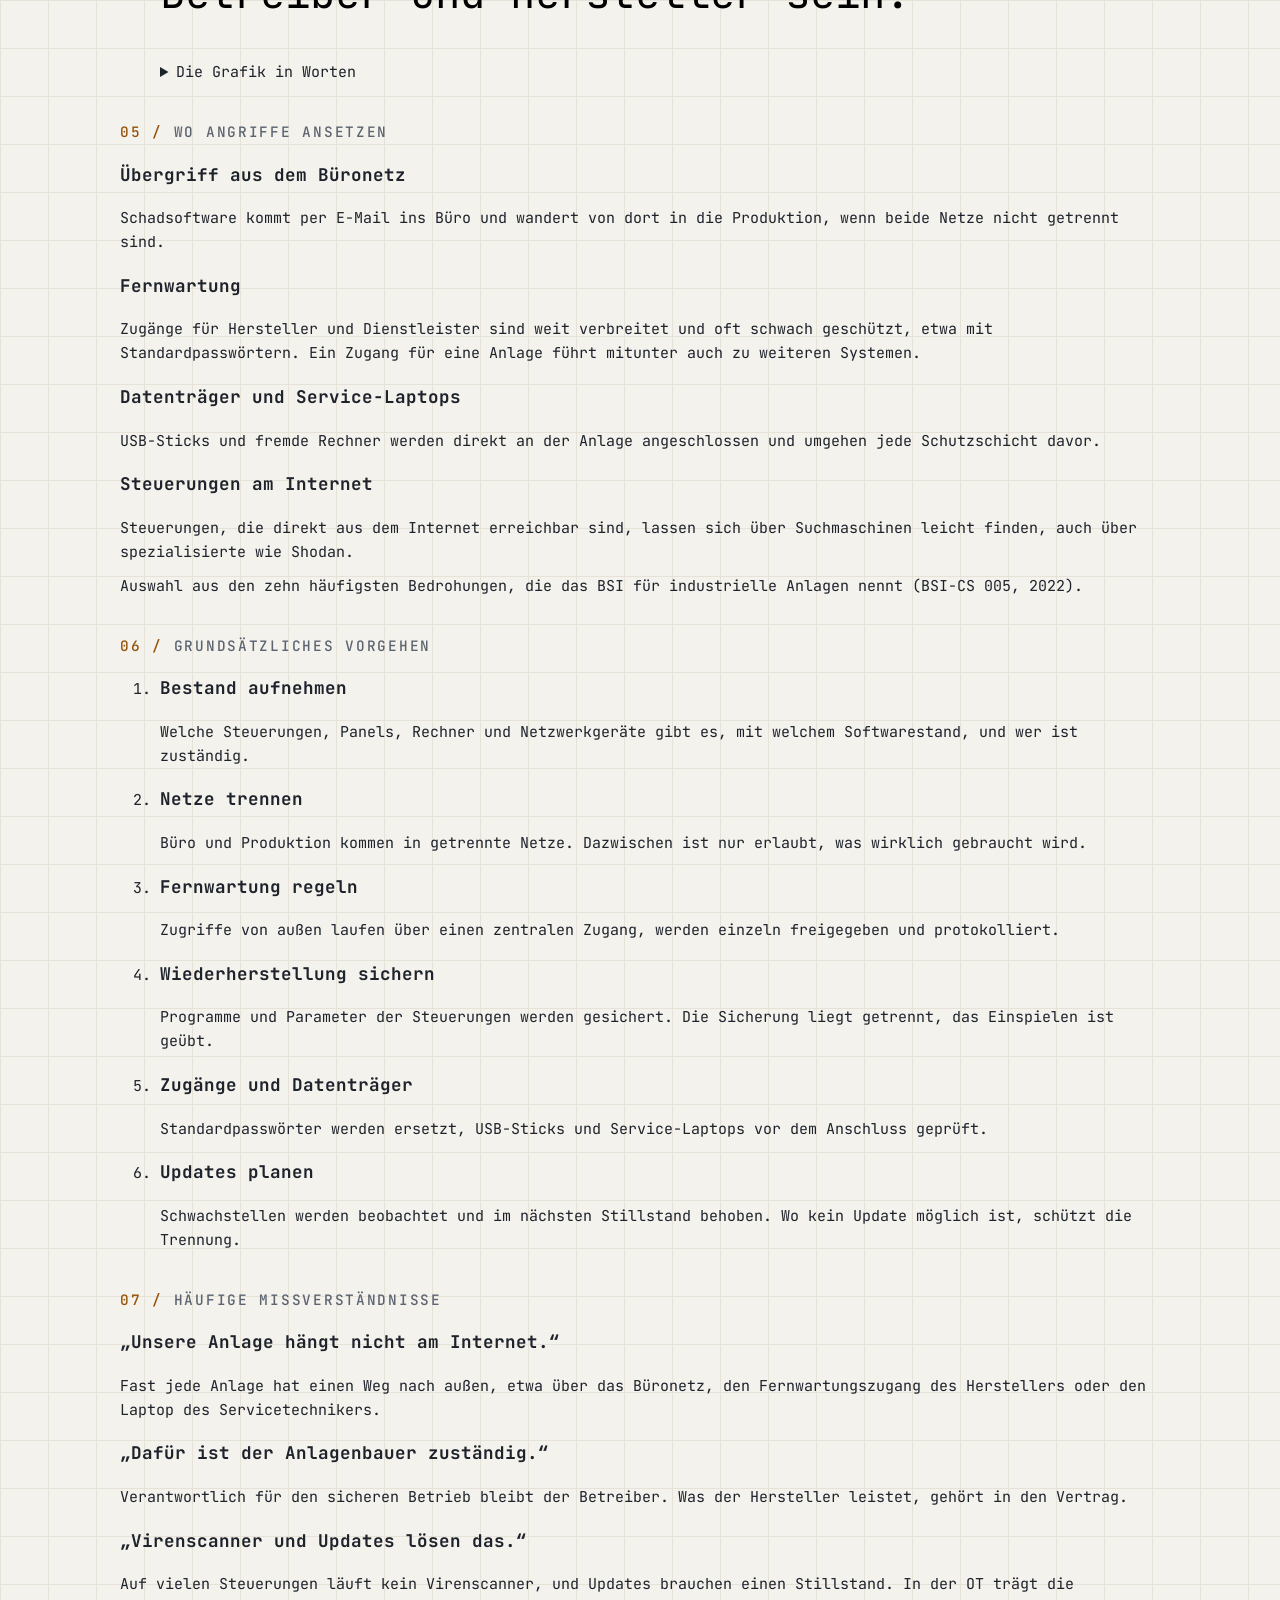
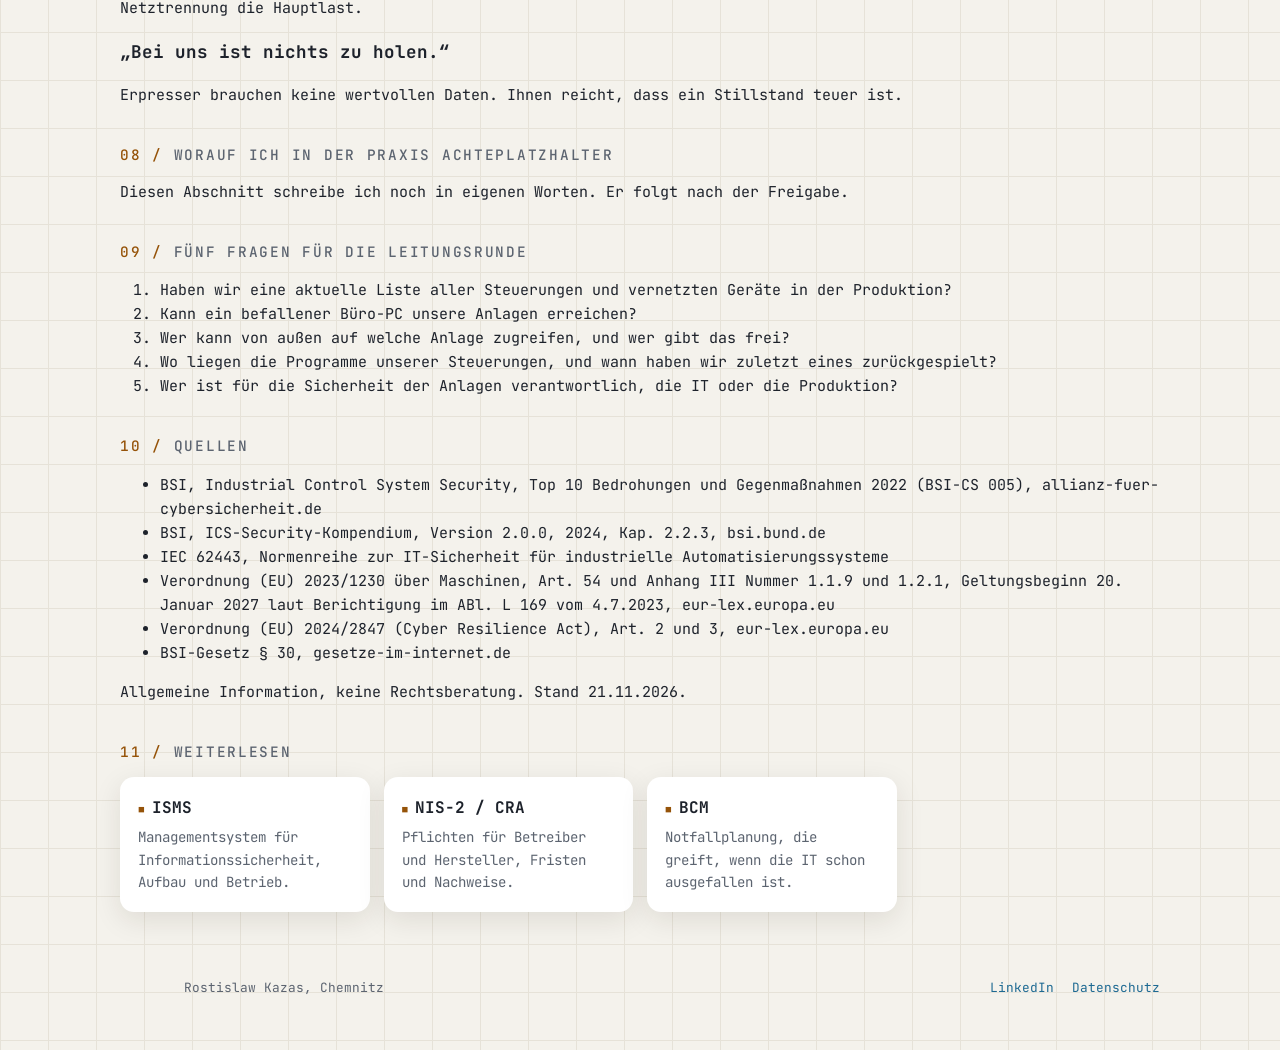
<file: ot.html>
<!doctype html>
<html lang="de">
<head>
  <meta charset="utf-8">
  <meta name="viewport" content="width=device-width, initial-scale=1, viewport-fit=cover">
  <meta http-equiv="Content-Security-Policy" content="default-src 'none'; img-src 'self'; style-src 'self'; font-src 'self'; script-src 'self'; base-uri 'none'; form-action 'none'">
  <meta name="referrer" content="strict-origin-when-cross-origin">
  <meta name="color-scheme" content="dark light">
  <meta name="theme-color" content="#0b0e13">
  <link rel="icon" href="favicon.svg" type="image/svg+xml">
  <link rel="icon" href="favicon-32.png" type="image/png" sizes="32x32">
  <link rel="apple-touch-icon" href="apple-touch-icon.png">
  <link rel="preload" href="assets/fonts/jetbrainsmono-latin.woff2" as="font" type="font/woff2" crossorigin>
  <link rel="preload" href="assets/fonts/inter-latin.woff2" as="font" type="font/woff2" crossorigin>
  <link rel="stylesheet" href="style.css">
  <script src="theme.js"></script>
  <title>OT · Sicherheit für Maschinen, Anlagen und Steuerungen · kazas.dev</title>
  <meta name="description" content="Was OT von der Büro-IT unterscheidet, wo Angriffe ansetzen und welche wenigen Maßnahmen eine Produktion deutlich sicherer machen.">
  <link rel="canonical" href="https://kazas.dev/ot.html">
  <meta property="og:type" content="article">
  <meta property="og:title" content="OT · Sicherheit für Maschinen, Anlagen und Steuerungen">
  <meta property="og:description" content="Was OT von der Büro-IT unterscheidet, wo Angriffe ansetzen und welche wenigen Maßnahmen eine Produktion deutlich sicherer machen.">
  <meta property="og:url" content="https://kazas.dev/ot.html">
  <meta property="og:image" content="https://kazas.dev/assets/og.jpg">
  <meta property="og:image:width" content="1200">
  <meta property="og:image:height" content="630">
  <meta property="og:image:alt" content="Rostislaw Kazas, IT-Security- und ISMS-Consultant in Chemnitz">
  <meta property="og:locale" content="de_DE">
  <meta name="twitter:card" content="summary_large_image">
</head>
<body class="topic">
<div class="in">
  <nav class="nav" aria-label="Hauptnavigation">
    <a class="brand" href="./">kazas.dev</a>
    <a href="./">Start</a>
    <a href="./#themen" aria-current="true">Themen</a>
    <button class="tog" id="tog" type="button" hidden>◐ auto</button>
  </nav>

  <header class="head">
    <p class="sys"><span>pfad <b>~/ot</b></span><span>thema <b>Betriebstechnik</b></span><span>stand <b>21.11.2026</b></span><span>lesezeit <b>5 min</b></span></p>
    <h1>OT</h1>
    <p class="role">Sicherheit für Maschinen, Anlagen und Steuerungen</p>
    <p class="lead">Was OT von der Büro-IT unterscheidet, wo Angriffe ansetzen und welche wenigen Maßnahmen eine Produktion deutlich sicherer machen.</p>
    <div class="tldr">
      <span class="k">KURZ GESAGT</span>
      <ul>
        <li>OT ist die Technik, die Maschinen und Anlagen steuert. Fällt sie aus, steht die Produktion oder die Versorgung.</li>
        <li>OT lässt sich nicht wie ein Büro-PC behandeln. Anlagen laufen viele Jahre und können selten für Updates angehalten werden.</li>
        <li>Der wirksamste Schutz ist Trennung. Was eine Anlage nicht erreichen muss, darf sie nicht erreichen.</li>
      </ul>
    </div>
  </header>

  <main>
    <section aria-labelledby="ot-s1"><h2 id="ot-s1" data-n="01">Was ist OT</h2>
      <div class="prose">
        <p>OT steht für Operational Technology, auf Deutsch Betriebstechnik. Gemeint sind Steuerungen, Sensoren, Antriebe, Bedienpanels und Leitsysteme, die physische Vorgänge regeln, etwa eine Presse, eine Abfüllanlage oder ein Pumpwerk.</p>
        <p>Früher waren diese Anlagen abgeschottet. Heute hängen sie am Firmennetz, werden aus der Ferne gewartet und liefern Daten an Auswertungen. Damit erreicht ein Angriff auf die Büro-IT auch die Produktion.</p>
      </div>
    </section>

    <section aria-labelledby="ot-s2"><h2 id="ot-s2" data-n="02">IT und OT im Vergleich</h2>
      <div class="cmp">
        <div class="r hd"><span class="k"></span><div class="a">IT</div><div class="b">OT</div></div>
        <div class="r"><span class="k">Oberstes Ziel</span><div class="a"><b class="h">IT</b>Daten bleiben vertraulich und richtig</div><div class="b"><b class="h">OT</b>Die Anlage läuft, Menschen und Umwelt bleiben sicher</div></div>
        <div class="r"><span class="k">Lebensdauer</span><div class="a"><b class="h">IT</b>Meist 3 bis 5 Jahre</div><div class="b"><b class="h">OT</b>In der Regel 10 bis 15 Jahre, mitunter über 20 Jahre (ICS-Security-Kompendium)</div></div>
        <div class="r"><span class="k">Updates</span><div class="a"><b class="h">IT</b>Regelmäßig und meist automatisch</div><div class="b"><b class="h">OT</b>Nur im geplanten Stillstand, oft erst nach Freigabe durch den Hersteller</div></div>
        <div class="r"><span class="k">Folge eines Ausfalls</span><div class="a"><b class="h">IT</b>Die Arbeit ruht, Daten fehlen</div><div class="b"><b class="h">OT</b>Die Produktion steht, im schlimmsten Fall entsteht Schaden an Mensch, Anlage oder Umwelt</div></div>
        <div class="r"><span class="k">Zuständig</span><div class="a"><b class="h">IT</b>IT-Abteilung oder IT-Dienstleister</div><div class="b"><b class="h">OT</b>Produktion und Instandhaltung, häufig der Anlagenbauer</div></div>
      </div>
    </section>

    <section aria-labelledby="ot-s3"><h2 id="ot-s3" data-n="03">Wann es greift</h2>
      <div class="prose">
        <ul>
          <li><b>NIS-2.</b> Die Pflichten aus §&nbsp;30 BSI-Gesetz gelten für alle Systeme, die der Betrieb für seine Leistungen nutzt, also auch für die Steuerungstechnik.</li>
          <li><b>Hersteller.</b> Wer Maschinen mit vernetzter Steuerung herstellt und unter eigenem Namen in der EU auf den Markt bringt, fällt unter den CRA (Art.&nbsp;2 Abs.&nbsp;1 und Art.&nbsp;3 Nr.&nbsp;13 CRA). Ab dem 20. Januar 2027 verlangt zusätzlich die EU-Maschinenverordnung, Steuerungen gegen Manipulation zu schützen (Art.&nbsp;54 und Anhang III Nr.&nbsp;1.1.9 und 1.2.1 Verordnung (EU) 2023/1230).</li>
          <li><b>Kunden.</b> Auftraggeber verlangen zunehmend Nachweise nach IEC&nbsp;62443, der Normenreihe für die Sicherheit industrieller Anlagen.</li>
          <li><b>Ohne äußeren Druck.</b> Sobald Büronetz und Produktion verbunden sind oder ein Dienstleister aus der Ferne auf Anlagen zugreift.</li>
        </ul>
      </div>
    </section>

    <section aria-labelledby="ot-s4"><h2 id="ot-s4" data-n="04">Zusammenhang</h2>
      <div class="prose"><p>OT steht unten neben der IT. Dort müssen die Maßnahmen wirken, die das ISMS festlegt. Der CRA erreicht die OT zusätzlich über die Produkte, also über jede neue Steuerung und jede neue Maschine.</p></div>
      <figure class="map">
        <svg class="g g-wide" viewBox="0 0 960 690" role="img" aria-labelledby="ot-gwt ot-gwd">
          <title id="ot-gwt">Wie NIS-2, CRA, ISMS, BCM, IT und OT zusammenhängen</title>
          <desc id="ot-gwd">Drei Ebenen. Oben die Pflichten NIS-2 für Betreiber und CRA für Hersteller. In der Mitte das ISMS als Steuerung, darin das BCM. Unten IT und OT. NIS-2 verlangt Risikomanagement und Notfallvorsorge, das ISMS steuert den Schutz in IT und OT, der CRA wirkt über die Produkte direkt auf IT und OT. Hervorgehoben ist OT, das Thema dieser Seite.</desc>
          <defs><marker id="ot-mb" viewBox="0 0 10 10" refX="9" refY="5" markerWidth="7" markerHeight="7" orient="auto-start-reverse"><path class="mk" d="M0 0L10 5L0 10z"/></marker><marker id="ot-ma" viewBox="0 0 10 10" refX="9" refY="5" markerWidth="7" markerHeight="7" orient="auto-start-reverse"><path class="mk a" d="M0 0L10 5L0 10z"/></marker></defs>
          <text class="lab" x="0" y="44"><tspan class="n">01</tspan><tspan x="0" dy="20">PFLICHTEN</tspan><tspan x="0" dy="18">VON AUSSEN</tspan></text>
          <text class="lab" x="0" y="300"><tspan class="n">02</tspan><tspan x="0" dy="20">STEUERUNG</tspan><tspan x="0" dy="18">IM BETRIEB</tspan></text>
          <text class="lab" x="0" y="510"><tspan class="n">03</tspan><tspan x="0" dy="20">WIRKT AUF</tspan><tspan x="0" dy="18">DIE TECHNIK</tspan></text>
          <rect class="grp" x="160" y="490" width="800" height="150" rx="16"/>
          <g class="node dim" data-k="nis2">
            <rect class="box" x="160" y="24" width="370" height="144" rx="14"/>
            <text class="t" x="184" y="64">NIS-2</text>
            <text class="st" x="184" y="92">EU-Richtlinie, in Deutschland</text>
            <text class="st" x="184" y="112">im BSI-Gesetz umgesetzt.</text>
            <text class="st" x="184" y="132">Gilt für Betreiber wichtiger</text>
            <text class="st" x="184" y="152">und besonders wichtiger Einrichtungen</text>
          </g>
          <g class="node dim" data-k="cra">
            <rect class="box" x="590" y="24" width="370" height="144" rx="14"/>
            <text class="t" x="614" y="64">CRA</text>
            <text class="st" x="614" y="92">EU-Verordnung Cyber Resilience Act.</text>
            <text class="st" x="614" y="112">Gilt vor allem für Hersteller</text>
            <text class="st" x="614" y="132">von Produkten mit digitalen</text>
            <text class="st" x="614" y="152">Elementen</text>
          </g>
          <g class="node dim" data-k="isms">
            <rect class="box isms" x="160" y="280" width="560" height="170" rx="14"/>
            <text class="t" x="184" y="320">ISMS</text>
            <text class="st" x="184" y="346">Managementsystem für</text>
            <text class="st" x="184" y="366">Informationssicherheit</text>
            <text class="tag" x="184" y="398">nach BSI IT-Grundschutz</text>
            <text class="tag" x="184" y="418">oder ISO 27001</text>
          </g>
          <g class="node dim" data-k="bcm">
            <rect class="box bcm" x="420" y="304" width="276" height="122" rx="12"/>
            <text class="t s" x="442" y="340">BCM</text>
            <text class="st" x="442" y="364">Notfallmanagement, eng</text>
            <text class="st" x="442" y="384">mit dem ISMS verzahnt</text>
            <text class="st" x="442" y="404">(BSI-Standard 200-4)</text>
          </g>
          <g class="node dim" data-k="it">
            <rect class="box" x="176" y="506" width="376" height="118" rx="12"/>
            <text class="t" x="200" y="546">IT</text>
            <text class="st" x="200" y="572">Büro, Server, Netzwerk,</text>
            <text class="st" x="200" y="592">Daten und Anwendungen</text>
          </g>
          <g class="node on" data-k="ot">
            <rect class="box" x="568" y="506" width="376" height="118" rx="12"/>
            <text class="t" x="592" y="546">OT</text>
            <text class="st" x="592" y="572">Steuerungen, Maschinen und</text>
            <text class="st" x="592" y="592">Anlagen in der Produktion</text>
            <text class="here" x="928" y="546" text-anchor="end">● diese Seite</text>
          </g>
          <path class="ar" d="M240 168 V277" marker-end="url(#ot-mb)"/>
          <text class="al" x="252" y="214">verlangt Risiko-</text>
          <text class="al" x="252" y="230">management</text>
          <path class="ar" d="M480 168 V301" marker-end="url(#ot-mb)"/>
          <text class="al" x="492" y="214">verlangt Notfall-</text>
          <text class="al" x="492" y="230">und Krisenvorsorge</text>
          <path class="ar" d="M880 168 V487" marker-end="url(#ot-mb)"/>
          <text class="al" x="738" y="300">sichere Produkte,</text>
          <text class="al" x="738" y="316">Schwachstellen</text>
          <text class="al" x="738" y="332">melden und beheben</text>
          <path class="ar a" d="M440 450 V487" marker-end="url(#ot-ma)"/>
          <text class="al a" x="452" y="474">steuert den Schutz</text>
          <text class="note" x="160" y="674">Ein Unternehmen kann zugleich Betreiber nach NIS-2 und Hersteller nach CRA sein.</text>
        </svg>
        <svg class="g g-tall" viewBox="0 0 340 940" role="img" aria-labelledby="ot-gtt ot-gtd">
          <title id="ot-gtt">Wie NIS-2, CRA, ISMS, BCM, IT und OT zusammenhängen</title>
          <desc id="ot-gtd">Drei Ebenen. Oben die Pflichten NIS-2 für Betreiber und CRA für Hersteller. In der Mitte das ISMS als Steuerung, darin das BCM. Unten IT und OT. NIS-2 verlangt Risikomanagement und Notfallvorsorge, das ISMS steuert den Schutz in IT und OT, der CRA wirkt über die Produkte direkt auf IT und OT. Hervorgehoben ist OT, das Thema dieser Seite.</desc>
          <defs><marker id="ot-mb2" viewBox="0 0 10 10" refX="9" refY="5" markerWidth="7" markerHeight="7" orient="auto-start-reverse"><path class="mk" d="M0 0L10 5L0 10z"/></marker><marker id="ot-ma2" viewBox="0 0 10 10" refX="9" refY="5" markerWidth="7" markerHeight="7" orient="auto-start-reverse"><path class="mk a" d="M0 0L10 5L0 10z"/></marker></defs>
          <text class="lab" x="0" y="16"><tspan class="n">01 </tspan>PFLICHTEN</text>
          <text class="lab" x="0" y="272"><tspan class="n">02 </tspan>STEUERUNG</text>
          <text class="lab" x="0" y="630"><tspan class="n">03 </tspan>TECHNIK</text>
          <rect class="grp" x="0" y="640" width="340" height="236" rx="14"/>
          <g class="node dim" data-k="nis2">
            <rect class="box" x="0" y="28" width="162" height="118" rx="12"/>
            <text class="t" x="14" y="60">NIS-2</text>
            <text class="st" x="14" y="86">EU-Richtlinie,</text>
            <text class="st" x="14" y="105">im BSI-Gesetz,</text>
            <text class="st" x="14" y="124">für Betreiber</text>
          </g>
          <g class="node dim" data-k="cra">
            <rect class="box" x="178" y="28" width="162" height="118" rx="12"/>
            <text class="t" x="192" y="60">CRA</text>
            <text class="st" x="192" y="86">EU-Verordnung,</text>
            <text class="st" x="192" y="105">für Hersteller</text>
            <text class="st" x="192" y="124">von Produkten</text>
          </g>
          <g class="node dim" data-k="isms">
            <rect class="box isms" x="0" y="282" width="304" height="264" rx="12"/>
            <text class="t" x="14" y="316">ISMS</text>
            <text class="st" x="14" y="340">Managementsystem für</text>
            <text class="st" x="14" y="359">Informationssicherheit</text>
            <text class="tag" x="14" y="385">nach BSI IT-Grundschutz</text>
            <text class="tag" x="14" y="403">oder ISO 27001</text>
          </g>
          <g class="node dim" data-k="bcm">
            <rect class="box bcm" x="14" y="420" width="276" height="110" rx="10"/>
            <text class="t s" x="30" y="452">BCM</text>
            <text class="st" x="30" y="476">Notfallmanagement,</text>
            <text class="st" x="30" y="495">eng mit dem ISMS</text>
            <text class="st" x="30" y="514">verzahnt (BSI 200-4)</text>
          </g>
          <g class="node dim" data-k="it">
            <rect class="box" x="12" y="654" width="316" height="100" rx="10"/>
            <text class="t" x="28" y="686">IT</text>
            <text class="st" x="28" y="710">Büro, Server, Netzwerk,</text>
            <text class="st" x="28" y="729">Daten und Anwendungen</text>
          </g>
          <g class="node on" data-k="ot">
            <rect class="box" x="12" y="764" width="316" height="100" rx="10"/>
            <text class="t" x="28" y="796">OT</text>
            <text class="st" x="28" y="820">Steuerungen, Maschinen</text>
            <text class="st" x="28" y="839">und Anlagen</text>
            <text class="here" x="314" y="796" text-anchor="end">● diese Seite</text>
          </g>
          <path class="ar" d="M130 146 V279" marker-end="url(#ot-mb2)"/>
          <text class="al" x="142" y="178">verlangt Risiko-</text>
          <text class="al" x="142" y="195">management und</text>
          <text class="al" x="142" y="212">Notfallvorsorge</text>
          <path class="ar" d="M322 146 V637" marker-end="url(#ot-mb2)"/>
          <text class="al" x="310" y="240" text-anchor="end">sichere Produkte,</text>
          <text class="al" x="310" y="257" text-anchor="end">Schwachstellen melden</text>
          <path class="ar a" d="M130 546 V637" marker-end="url(#ot-ma2)"/>
          <text class="al a" x="142" y="596">steuert den Schutz</text>
          <text class="note" x="0" y="906">Ein Unternehmen kann zugleich</text>
          <text class="note" x="0" y="924">Betreiber und Hersteller sein.</text>
        </svg>
        <details class="alt">
          <summary>Die Grafik in Worten</summary>
          <ol>
            <li>NIS-2 verpflichtet Betreiber wichtiger und besonders wichtiger Einrichtungen zu Risikomanagement sowie zu Notfall- und Krisenvorsorge. In Deutschland gilt sie seit dem 6. Dezember 2025 über das BSI-Gesetz (BGBl. 2025 I Nr.&nbsp;301).</li>
            <li>Der CRA verpflichtet vor allem Hersteller von Produkten mit digitalen Elementen zu sicheren Produkten und zum Umgang mit Schwachstellen. Er wirkt über die Produkte direkt auf IT und OT.</li>
            <li>Ein ISMS nach BSI IT-Grundschutz oder ISO&nbsp;27001 ist der Rahmen, mit dem ein Betrieb diese Anforderungen umsetzt und nachweist.</li>
            <li>Das BCM nach BSI-Standard 200-4 ist eng mit dem ISMS verzahnt und regelt, wie der Betrieb weiterläuft, wenn trotzdem etwas ausfällt.</li>
            <li>Wirken muss das alles in der IT und in der OT, also in Steuerungen, Maschinen und Anlagen. Das ist das Thema dieser Seite.</li>
          </ol>
        </details>
      </figure>
    </section>

    <section aria-labelledby="ot-s5"><h2 id="ot-s5" data-n="05">Wo Angriffe ansetzen</h2>
      <div class="gates">
        <div><h3>Übergriff aus dem Büronetz</h3><p>Schadsoftware kommt per E-Mail ins Büro und wandert von dort in die Produktion, wenn beide Netze nicht getrennt sind.</p></div>
        <div><h3>Fernwartung</h3><p>Zugänge für Hersteller und Dienstleister sind weit verbreitet und oft schwach geschützt, etwa mit Standardpasswörtern. Ein Zugang für eine Anlage führt mitunter auch zu weiteren Systemen.</p></div>
        <div><h3>Datenträger und Service-Laptops</h3><p>USB-Sticks und fremde Rechner werden direkt an der Anlage angeschlossen und umgehen jede Schutzschicht davor.</p></div>
        <div><h3>Steuerungen am Internet</h3><p>Steuerungen, die direkt aus dem Internet erreichbar sind, lassen sich über Suchmaschinen leicht finden, auch über spezialisierte wie Shodan.</p></div>
      </div>
      <p class="alt">Auswahl aus den zehn häufigsten Bedrohungen, die das BSI für industrielle Anlagen nennt (BSI-CS 005, 2022).</p>
    </section>

    <section aria-labelledby="ot-s6"><h2 id="ot-s6" data-n="06">Grundsätzliches Vorgehen</h2>
      <ol class="steps">
        <li><h3>Bestand aufnehmen</h3><p>Welche Steuerungen, Panels, Rechner und Netzwerkgeräte gibt es, mit welchem Softwarestand, und wer ist zuständig.</p></li>
        <li><h3>Netze trennen</h3><p>Büro und Produktion kommen in getrennte Netze. Dazwischen ist nur erlaubt, was wirklich gebraucht wird.</p></li>
        <li><h3>Fernwartung regeln</h3><p>Zugriffe von außen laufen über einen zentralen Zugang, werden einzeln freigegeben und protokolliert.</p></li>
        <li><h3>Wiederherstellung sichern</h3><p>Programme und Parameter der Steuerungen werden gesichert. Die Sicherung liegt getrennt, das Einspielen ist geübt.</p></li>
        <li><h3>Zugänge und Datenträger</h3><p>Standardpasswörter werden ersetzt, USB-Sticks und Service-Laptops vor dem Anschluss geprüft.</p></li>
        <li><h3>Updates planen</h3><p>Schwachstellen werden beobachtet und im nächsten Stillstand behoben. Wo kein Update möglich ist, schützt die Trennung.</p></li>
      </ol>
    </section>

    <section aria-labelledby="ot-s7"><h2 id="ot-s7" data-n="07">Häufige Missverständnisse</h2>
      <div class="mis">
        <div><h3>„Unsere Anlage hängt nicht am Internet.“</h3><p>Fast jede Anlage hat einen Weg nach außen, etwa über das Büronetz, den Fernwartungszugang des Herstellers oder den Laptop des Servicetechnikers.</p></div>
        <div><h3>„Dafür ist der Anlagenbauer zuständig.“</h3><p>Verantwortlich für den sicheren Betrieb bleibt der Betreiber. Was der Hersteller leistet, gehört in den Vertrag.</p></div>
        <div><h3>„Virenscanner und Updates lösen das.“</h3><p>Auf vielen Steuerungen läuft kein Virenscanner, und Updates brauchen einen Stillstand. In der OT trägt die Netztrennung die Hauptlast.</p></div>
        <div><h3>„Bei uns ist nichts zu holen.“</h3><p>Erpresser brauchen keine wertvollen Daten. Ihnen reicht, dass ein Stillstand teuer ist.</p></div>
      </div>
    </section>

    <section aria-labelledby="ot-s8"><h2 id="ot-s8" data-n="08">Worauf ich in der Praxis achte<span class="vor">PLATZHALTER</span></h2>
      <div class="ph"><p>Diesen Abschnitt schreibe ich noch in eigenen Worten. Er folgt nach der Freigabe.</p></div>
    </section>

    <section aria-labelledby="ot-ask"><h2 id="ot-ask" data-n="09">Fünf Fragen für die Leitungsrunde</h2>
      <ol class="ask">
        <li>Haben wir eine aktuelle Liste aller Steuerungen und vernetzten Geräte in der Produktion?</li>
        <li>Kann ein befallener Büro-PC unsere Anlagen erreichen?</li>
        <li>Wer kann von außen auf welche Anlage zugreifen, und wer gibt das frei?</li>
        <li>Wo liegen die Programme unserer Steuerungen, und wann haben wir zuletzt eines zurückgespielt?</li>
        <li>Wer ist für die Sicherheit der Anlagen verantwortlich, die IT oder die Produktion?</li>
      </ol>
    </section>

    <section aria-labelledby="ot-s10"><h2 id="ot-s10" data-n="10">Quellen</h2>
      <ul class="src">
        <li>BSI, Industrial Control System Security, Top 10 Bedrohungen und Gegenmaßnahmen 2022 (BSI-CS 005), <a href="https://www.allianz-fuer-cybersicherheit.de/SharedDocs/Downloads/Webs/ACS/DE/BSI-CS/BSI-CS_005.pdf?__blob=publicationFile&amp;v=6" rel="noopener">allianz-fuer-cybersicherheit.de</a></li>
        <li>BSI, ICS-Security-Kompendium, Version 2.0.0, 2024, Kap.&nbsp;2.2.3, <a href="https://www.bsi.bund.de/SharedDocs/Downloads/DE/BSI/ICS/ICS-Security_kompendium_pdf.pdf?__blob=publicationFile" rel="noopener">bsi.bund.de</a></li>
        <li>IEC&nbsp;62443, Normenreihe zur IT-Sicherheit für industrielle Automatisierungssysteme</li>
        <li>Verordnung (EU) 2023/1230 über Maschinen, Art.&nbsp;54 und Anhang&nbsp;III Nummer&nbsp;1.1.9 und 1.2.1, Geltungsbeginn 20. Januar 2027 laut Berichtigung im ABl. L 169 vom 4.7.2023, <a href="https://eur-lex.europa.eu/eli/reg/2023/1230/oj/deu" rel="noopener">eur-lex.europa.eu</a></li>
        <li>Verordnung (EU) 2024/2847 (Cyber Resilience Act), Art.&nbsp;2 und 3, <a href="https://eur-lex.europa.eu/eli/reg/2024/2847/oj/deu" rel="noopener">eur-lex.europa.eu</a></li>
        <li>BSI-Gesetz §&nbsp;30, <a href="https://www.gesetze-im-internet.de/bsig_2025/__30.html" rel="noopener">gesetze-im-internet.de</a></li>
      </ul>
      <p class="legal">Allgemeine Information, keine Rechtsberatung. Stand 21.11.2026.</p>
    </section>

    <section aria-labelledby="ot-more"><h2 id="ot-more" data-n="11">Weiterlesen</h2>
      <div class="cards three">
        <div class="card"><h3><a href="isms.html">ISMS</a></h3><p>Managementsystem für Informationssicherheit, Aufbau und Betrieb.</p></div>
        <div class="card"><h3><a href="nis2-cra.html">NIS-2 / CRA</a></h3><p>Pflichten für Betreiber und Hersteller, Fristen und Nachweise.</p></div>
        <div class="card"><h3><a href="bcm.html">BCM</a></h3><p>Notfallplanung, die greift, wenn die IT schon ausgefallen ist.</p></div>
      </div>
    </section>
  </main>

  <footer class="foot">
    <img src="assets/rostislaw-kazas-avatar.webp" width="40" height="40" alt="" loading="lazy">
    <span>Rostislaw Kazas, Chemnitz</span>
    <span class="sp"><a href="https://www.linkedin.com/in/rkazas/" rel="me noopener">LinkedIn</a><a href="datenschutz.html">Datenschutz</a></span>
  </footer>
</div>
</body>
</html>
</file>
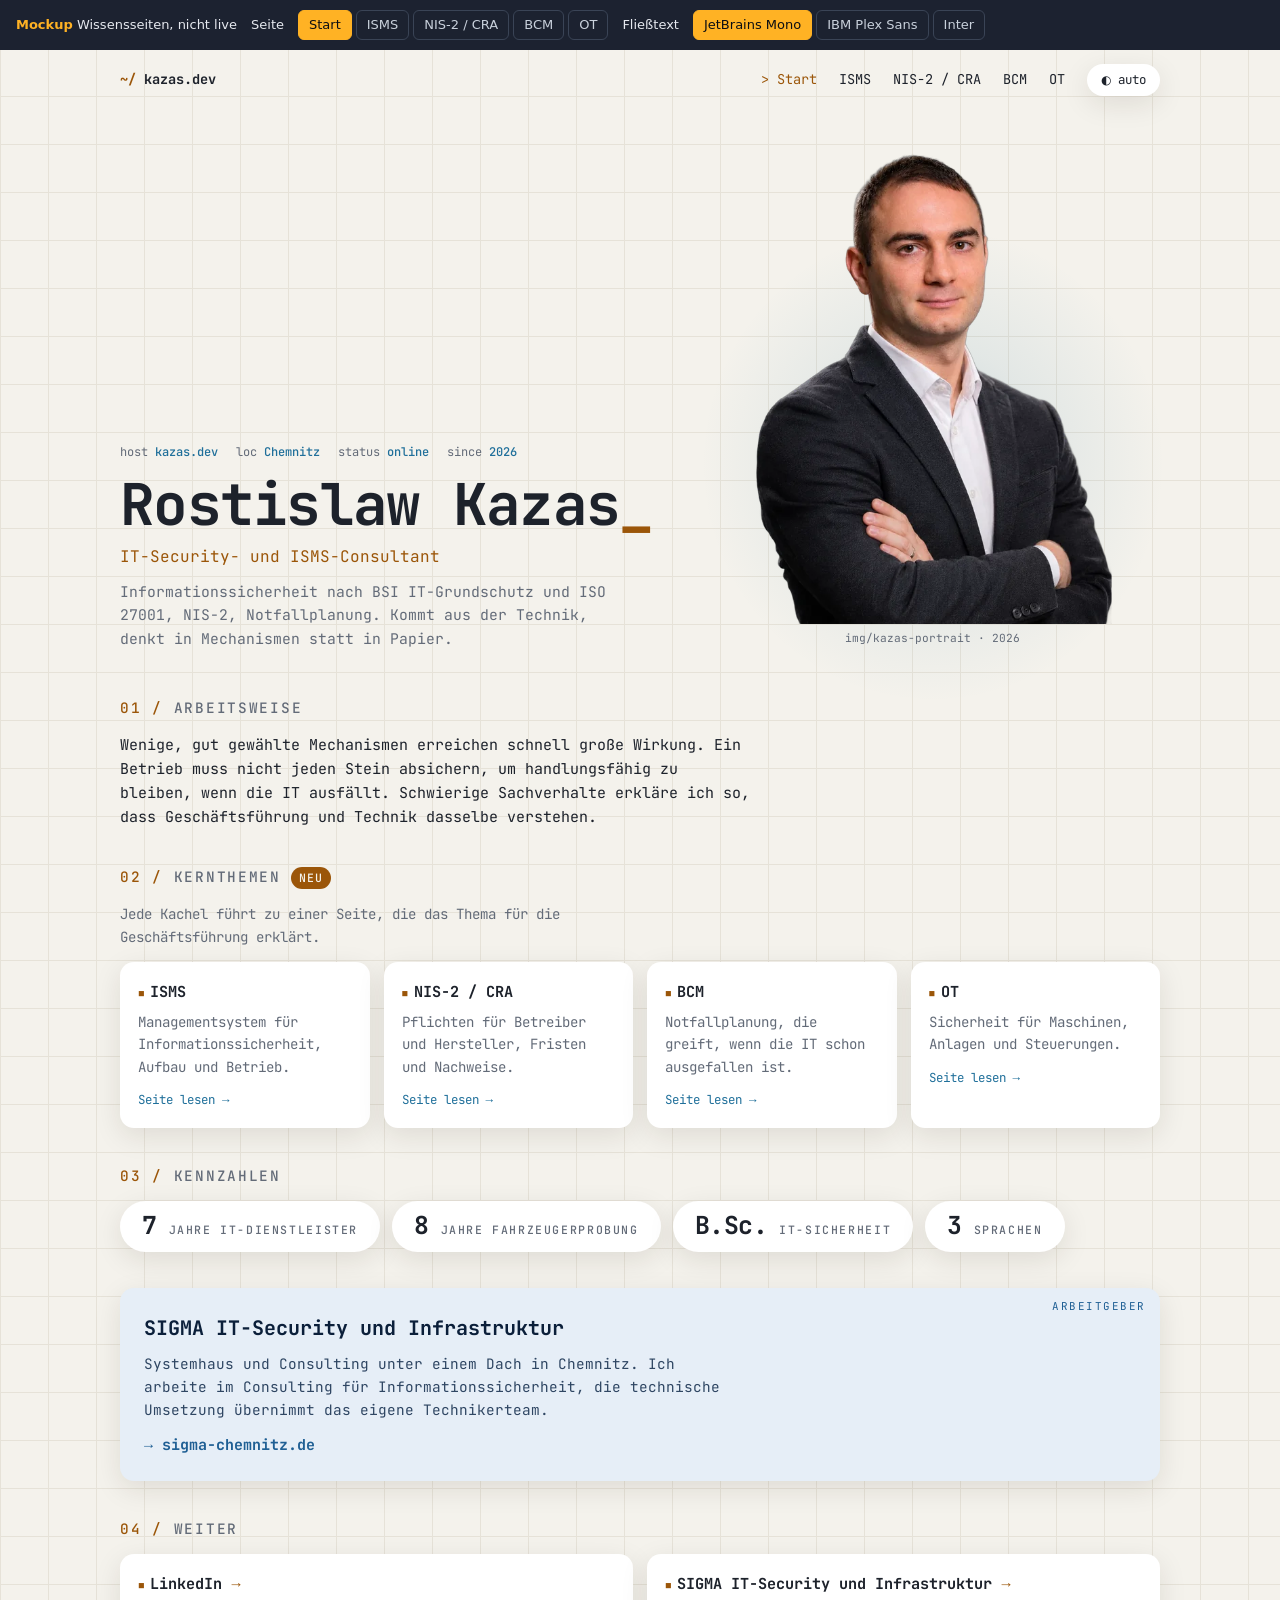
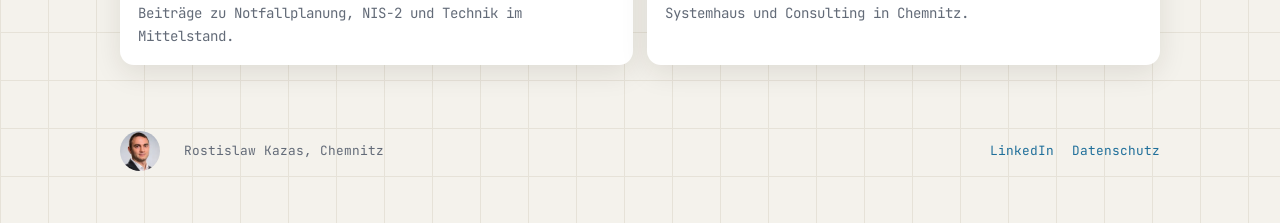
<file: docs/mockup.html>
<!doctype html>
<html lang="de">
<head>
  <meta charset="utf-8">
  <meta name="viewport" content="width=device-width, initial-scale=1, viewport-fit=cover">
  <meta name="referrer" content="strict-origin-when-cross-origin">
  <meta name="author" content="Rostislaw Kazas">
  <meta name="color-scheme" content="dark light">
  <meta name="theme-color" content="#0b0e13">
  <link rel="stylesheet" href="https://fonts.googleapis.com/css2?family=IBM+Plex+Sans:wght@400;600&family=Inter:wght@400;600&display=swap">
  <style>
/* kazas.dev · Konsole ohne Rahmen
   Eine Schrift, kariertes Raster, Flächen statt Linien. Ohne Klasse folgt die Seite dem System, der Umschalter setzt html.light oder html.dark oder nimmt beides weg. */

@font-face {
  font-family: "JetBrains Mono";
  font-style: normal;
  font-weight: 100 800;
  font-display: swap;
  src: url("[data-uri]") format("woff2");
}

/* Nacht (Vorgabe) */
:root {
  --p: #0b0e13; --ink: #e6e9ef; --mut: #8b94a3; --card: #131923; --grid: #161c26;
  --acc: #ffb224; --acc2: #7dd3fc;
  --sh: 0 10px 30px rgba(0, 0, 0, .35);
  --sig-bg: #16243a; --sig-ink: #ffffff; --sig-text: #b9c8da; --sig-link: #8fcbf3;
  --r: 14px;
  color-scheme: dark;
}
/* Tag */
@media (prefers-color-scheme: light) {
  html:not(.dark) {
    --p: #f4f2ec; --ink: #1d222b; --mut: #636b78; --card: #ffffff; --grid: #e6e2d8;
    --acc: #9b5609; --acc2: #1f6f9a;
    --sh: 0 8px 28px rgba(40, 30, 10, .10);
    --sig-bg: #e6eef7; --sig-ink: #0b1f3a; --sig-text: #2f4663; --sig-link: #1f5f94;
    color-scheme: light;
  }
}
html.light {
  --p: #f4f2ec; --ink: #1d222b; --mut: #636b78; --card: #ffffff; --grid: #e6e2d8;
  --acc: #9b5609; --acc2: #1f6f9a;
  --sh: 0 8px 28px rgba(40, 30, 10, .10);
  --sig-bg: #e6eef7; --sig-ink: #0b1f3a; --sig-text: #2f4663; --sig-link: #1f5f94;
  color-scheme: light;
}

* { box-sizing: border-box; }
html { -webkit-text-size-adjust: 100%; overflow-x: clip; }
body {
  margin: 0;
  background: var(--p);
  color: var(--ink);
  font-family: "JetBrains Mono", ui-monospace, SFMono-Regular, Menlo, Consolas, monospace;
  font-size: 15px;
  line-height: 1.6;
  background-image: linear-gradient(var(--grid) 1px, transparent 1px), linear-gradient(90deg, var(--grid) 1px, transparent 1px);
  background-size: 48px 48px;
  padding-left: max(16px, env(safe-area-inset-left, 0px));
  padding-right: max(16px, env(safe-area-inset-right, 0px));
  padding-bottom: 30px;
  min-height: 100vh;
  overflow-x: clip;
}
.in { max-width: 1040px; margin: 0 auto; }
a { color: inherit; text-decoration: none; }
a:hover { text-decoration: underline; text-underline-offset: 4px; }
a:focus-visible, button:focus-visible { outline: 2px solid var(--acc); outline-offset: 3px; }
p { margin: 0 0 10px; }
::selection { background: var(--acc); color: var(--p); }

/* Navigation */
.nav { display: flex; flex-wrap: wrap; gap: 6px 22px; align-items: center; padding-block: 14px; font-size: .85rem; }
.nav .brand { margin-right: auto; font-weight: 700; }
.nav .brand::before { content: "~/ "; color: var(--acc); }
.nav a[aria-current] { color: var(--acc); }
.nav a[aria-current]::before { content: "> "; }
.tog { border: 0; background: var(--card); color: var(--ink); font: inherit; font-size: .78rem; padding: 6px 14px; cursor: pointer; border-radius: 999px; box-shadow: var(--sh); }

/* Kopf */
.top { display: grid; grid-template-columns: 1.1fr .9fr; gap: 30px; align-items: end; padding-block: 40px 10px; }
.sys { font-size: .75rem; color: var(--mut); display: flex; flex-wrap: wrap; gap: 6px 18px; margin: 0; }
.sys b { color: var(--acc2); font-weight: 500; }
h1 { font-size: clamp(2rem, 4.6vw, 3.6rem); line-height: 1; margin: 14px 0 10px; font-weight: 700; letter-spacing: -.03em; }
h1::after { content: "_"; color: var(--acc); animation: bl 1s steps(2) infinite; }
@keyframes bl { to { opacity: 0; } }
@media (prefers-reduced-motion: reduce) { h1::after { animation: none; } }
.role { color: var(--acc); font-size: 1rem; margin: 0; }
.lead { color: var(--mut); max-width: 56ch; margin: 10px 0 0; font-size: .92rem; }
.pic { position: relative; min-height: 500px; padding-bottom: 26px; }
.pic::before {
  content: ""; position: absolute; left: -25%; right: -25%; top: -10%; bottom: -30%; pointer-events: none;
  background: radial-gradient(ellipse 34% 34% at 50% 52%, color-mix(in srgb, var(--acc2) 22%, transparent) 0%, color-mix(in srgb, var(--acc2) 8%, transparent) 50%, transparent 100%);
}
.pic img { position: absolute; bottom: 26px; left: 50%; transform: translateX(-50%); height: calc(100% - 26px); width: auto; max-width: 100%; object-fit: contain; }
.pic .cap { position: absolute; bottom: 0; left: 0; right: 0; height: 26px; padding-top: 6px; text-align: center; white-space: nowrap; font-size: .7rem; color: var(--mut); }
@media (max-width: 760px) { .top { grid-template-columns: 1fr; } .pic { min-height: 380px; } }

/* Abschnitte */
section { margin-top: 36px; }
h2 { font-size: .9rem; font-weight: 500; color: var(--mut); text-transform: uppercase; letter-spacing: .12em; margin: 0 0 14px; }
h2::before { content: attr(data-n) " / "; color: var(--acc); }
.text { max-width: 70ch; }
.cards { display: grid; gap: 14px; grid-template-columns: repeat(4, 1fr); }
.cards.two { grid-template-columns: repeat(2, 1fr); }
.card { background: var(--card); padding: 18px; min-width: 0; border-radius: var(--r); box-shadow: var(--sh); }
.card h3 { font-size: .95rem; font-weight: 700; margin: 0 0 6px; }
.card h3::before { content: "■ "; color: var(--acc); font-size: .7em; }
.card p { color: var(--mut); font-size: .88rem; margin: 0; }
.card a::after { content: " →"; color: var(--acc); }
.kpi { display: flex; flex-wrap: wrap; gap: 12px; }
.kpi div { display: inline-flex; align-items: baseline; gap: 12px; padding: 12px 22px; border-radius: 999px; background: var(--card); box-shadow: var(--sh); min-width: 0; }
.kpi b { font-size: 1.55rem; line-height: 1; font-weight: 700; letter-spacing: -.02em; }
.kpi span { font-size: .72rem; letter-spacing: .14em; text-transform: uppercase; color: var(--mut); font-weight: 500; }
@media (max-width: 980px) {
  .cards { grid-template-columns: repeat(2, 1fr); }
  .kpi { display: grid; grid-template-columns: repeat(2, 1fr); }
  .kpi div { justify-content: center; }
}
@media (max-width: 560px) { .cards.two { grid-template-columns: 1fr; } .card { padding: 14px; } .card p { font-size: .84rem; } .kpi { grid-template-columns: 1fr; } .kpi div { justify-content: flex-start; } }

/* Themengrafik. Breite Fassung ab 1000 px, darunter die hohe Fassung. Farben kommen aus den Tokens, keine Inline-Styles wegen CSP.
   Auf Themenseiten ist das eigene Thema hervorgehoben, die anderen sind gedimmt. */
.map { margin: 18px 0 0; }
.g { display: block; width: 100%; height: auto; overflow: visible; }
.g-tall { display: none; max-width: 440px; margin: 0 auto; }
@media (max-width: 999px) { .g-wide { display: none; } .g-tall { display: block; } }
.g text { fill: var(--ink); font-family: inherit; }
.g .lab { font-size: 12px; letter-spacing: .14em; fill: var(--mut); }
.g .lab .n { fill: var(--acc); }
.g .t { font-size: 22px; font-weight: 700; }
.g .t.s { font-size: 20px; }
.g .st { font-size: 13px; fill: var(--mut); }
.g .tag { font-size: 12px; fill: var(--acc2); }
.g .al { font-size: 12px; fill: var(--acc2); }
.g .al.a { fill: var(--acc); }
.g .note { font-size: 12px; fill: var(--mut); }
.g-tall .st { font-size: 14px; }
.g-tall .tag, .g-tall .al, .g-tall .note, .g-tall .lab { font-size: 13px; }
.g .box { fill: var(--card); stroke: color-mix(in srgb, var(--mut) 28%, transparent); stroke-width: 1; }
.g .box.isms { stroke: var(--acc); stroke-width: 1.5; }
.g .box.bcm { fill: color-mix(in srgb, var(--acc) 10%, var(--card)); stroke: var(--acc); stroke-dasharray: 5 4; }
.g .grp { fill: none; stroke: color-mix(in srgb, var(--mut) 45%, transparent); stroke-dasharray: 2 5; }
.g .ar { stroke: var(--acc2); stroke-width: 1.6; fill: none; }
.g .ar.a { stroke: var(--acc); }
.g .mk { fill: var(--acc2); }
.g .mk.a { fill: var(--acc); }
.alt { margin-top: 14px; font-size: .86rem; color: var(--mut); max-width: 80ch; }
.alt summary { cursor: pointer; color: var(--ink); width: fit-content; }
.alt summary::marker { color: var(--acc); }
.alt ol { margin: 10px 0 0; padding-left: 1.4em; display: grid; gap: 6px; }
.g .dim { opacity: .38; }
.g .here { font-size: 12px; fill: var(--acc); }
.g-tall .here { font-size: 13px; }

/* Themenseiten. Ueberschriften und Kennzeichnungen bleiben Monospace, der Fliesstext nutzt --tf. */
:root { --tf: "JetBrains Mono", ui-monospace, SFMono-Regular, Menlo, Consolas, monospace; --tfs: .95rem; }
.topic .head { padding-block: 34px 6px; }
.topic h1 { font-size: clamp(2.2rem, 5vw, 3.4rem); }
.topic .lead { font-size: .95rem; max-width: 60ch; }
.prose, .prose p, .prose li, .steps p, .mis p, .stand p { font-family: var(--tf); font-size: var(--tfs); }
.prose { max-width: 68ch; }
.prose p { margin: 0 0 12px; }
.prose ul { margin: 0; padding-left: 1.2em; display: grid; gap: 10px; }
.prose li::marker { color: var(--acc); }
.prose b { font-weight: 600; }
.stand { background: var(--card); border-radius: var(--r); box-shadow: var(--sh); padding: 16px 18px; max-width: 68ch; margin-top: 18px; }
.stand .k { display: block; font-size: .75rem; letter-spacing: .14em; color: var(--acc); margin-bottom: 6px; }
.stand p { margin: 0; color: var(--ink); }
.steps { list-style: none; margin: 0; padding: 0; display: grid; gap: 12px; grid-template-columns: repeat(3, 1fr); counter-reset: s; }
.steps li { background: var(--card); border-radius: var(--r); box-shadow: var(--sh); padding: 16px 18px; counter-increment: s; min-width: 0; }
.steps h3 { font-size: .95rem; margin: 0 0 6px; }
.steps h3::before { content: counter(s, decimal-leading-zero) " "; color: var(--acc); }
.steps p { color: var(--mut); margin: 0; }
.mis { display: grid; gap: 12px; grid-template-columns: repeat(2, 1fr); }
.mis div { background: var(--card); border-radius: var(--r); box-shadow: var(--sh); padding: 16px 18px; min-width: 0; }
.mis h3 { font-size: .95rem; margin: 0 0 6px; }
.mis h3::before { content: "✗ "; color: var(--acc); }
.mis p { color: var(--mut); margin: 0; }
.prax li a { color: var(--acc2); }
.src { font-size: .82rem; color: var(--mut); max-width: 80ch; padding-left: 1.2em; margin: 0; display: grid; gap: 6px; }
.src a { color: var(--acc2); }
.legal { font-size: .78rem; color: var(--mut); margin-top: 28px; max-width: 80ch; }
@media (max-width: 980px) { .steps { grid-template-columns: repeat(2, 1fr); } }
@media (max-width: 640px) { .steps, .mis { grid-template-columns: 1fr; } }

/* SIGMA */
.sigma { background: var(--sig-bg); color: var(--sig-ink); padding: 24px; position: relative; border-radius: var(--r); box-shadow: var(--sh); }
.sigma::before { content: "ARBEITGEBER"; position: absolute; right: 14px; top: 10px; font-size: .68rem; color: var(--sig-link); letter-spacing: .14em; }
.sigma h2 { color: var(--sig-ink); text-transform: none; letter-spacing: 0; font-size: 1.25rem; font-weight: 700; margin: 0 0 8px; }
.sigma h2::before { content: ""; }
.sigma p { color: var(--sig-text); font-size: .9rem; max-width: 64ch; margin: 0; }
.sigma .lnk { display: inline-block; margin-top: 12px; color: var(--sig-link); font-weight: 700; }

/* Fuß */
.foot { display: flex; flex-wrap: wrap; gap: 12px 24px; align-items: center; padding-block: 22px; font-size: .8rem; margin-top: 44px; color: var(--mut); }
.foot img { width: 40px; height: 40px; border-radius: 50%; object-fit: cover; }
.foot .sp { margin-left: auto; display: flex; gap: 18px; }
.foot a { color: var(--acc2); }

/* Datenschutz */
.doc { max-width: 72ch; }
.doc h1 { font-size: 1.8rem; }
.doc h1::after { content: ""; }
.doc h2 { margin-top: 30px; }
.doc p { font-size: .92rem; }

.mock { position: static; top: 0; z-index: 5; background: #1c2230; color: #e6e9ef; font: 500 13px/1.4 system-ui, sans-serif; padding: 10px max(16px, env(safe-area-inset-left, 0px)); margin: 0 calc(-1 * max(16px, env(safe-area-inset-left, 0px))); display: flex; flex-wrap: wrap; gap: 8px 14px; align-items: center; }
.mock b { font-weight: 600; color: #ffb224; }
.mock .seg { display: flex; gap: 4px; flex-wrap: wrap; }
.mock button { font: inherit; border: 1px solid #3a4456; background: transparent; color: #c9d1dc; border-radius: 6px; padding: 5px 10px; cursor: pointer; }
.mock button[aria-pressed="true"] { background: #ffb224; color: #0b0e13; border-color: #ffb224; }
.vor { display: inline-block; margin-left: 10px; font-size: .72rem; letter-spacing: .1em; color: var(--p); background: var(--acc); padding: 2px 8px; border-radius: 999px; vertical-align: middle; }

/* Ergänzungen für die Wissensseiten. Für die echte Seite kommen diese Regeln ans Ende von style.css. */

/* Kurzfassung im Kopf */
.tldr { background: var(--card); border-radius: var(--r); box-shadow: var(--sh); padding: 16px 18px; max-width: 68ch; margin-top: 22px; }
.tldr .k { display: block; font-size: .75rem; letter-spacing: .14em; color: var(--acc); margin-bottom: 8px; }
.tldr ul { margin: 0; padding-left: 1.2em; display: grid; gap: 8px; }
.tldr li { font-family: var(--tf); font-size: var(--tfs); }
.tldr li::marker { color: var(--acc); }
.prose .gap { margin-top: 18px; }

/* Gegenüberstellung in zwei Spalten, Flächen statt Linien */
.cmp { display: grid; gap: 10px; }
.cmp .r { display: grid; grid-template-columns: 10.5rem 1fr 1fr; gap: 10px; }
.cmp .k { font-size: .75rem; letter-spacing: .12em; text-transform: uppercase; color: var(--mut); padding-top: 14px; }
.cmp .a, .cmp .b { background: var(--card); border-radius: var(--r); box-shadow: var(--sh); padding: 12px 16px; min-width: 0; font-family: var(--tf); font-size: var(--tfs); }
.cmp .hd .a, .cmp .hd .b { background: none; box-shadow: none; padding: 0 16px; font-family: inherit; font-size: 1rem; font-weight: 700; color: var(--acc); }
.cmp .h { display: none; }
@media (max-width: 760px) {
  .cmp { gap: 4px; }
  .cmp .r { grid-template-columns: 1fr 1fr; }
  .cmp .hd { display: none; }
  .cmp .k { grid-column: 1 / -1; padding-top: 12px; }
  .cmp .h { display: block; font-family: "JetBrains Mono", ui-monospace, monospace; font-size: .72rem; font-weight: 500; letter-spacing: .1em; color: var(--acc); margin-bottom: 4px; }
}
@media (max-width: 480px) { .cmp .r { grid-template-columns: 1fr; } }

/* Drei Zahlen und Ablauf (BCM) */
.nums { display: grid; gap: 12px; grid-template-columns: repeat(3, 1fr); margin-top: 6px; }
.nums div { background: var(--card); border-radius: var(--r); box-shadow: var(--sh); padding: 18px; min-width: 0; }
.nums b { display: block; font-size: 1.55rem; line-height: 1; letter-spacing: -.02em; }
.nums .n { display: block; font-size: .72rem; letter-spacing: .12em; text-transform: uppercase; color: var(--acc2); margin: 8px 0; }
.nums p { color: var(--mut); margin: 0; font-family: var(--tf); font-size: var(--tfs); }
.nums .ex { display: block; margin-top: 12px; font-size: .8rem; }
.nums .ex i { font-style: normal; color: var(--acc); letter-spacing: .1em; text-transform: uppercase; font-size: .7rem; margin-right: 8px; }
.flow { list-style: none; margin: 12px 0 0; padding: 0; display: grid; gap: 12px; grid-template-columns: repeat(4, 1fr); }
.flow li { background: color-mix(in srgb, var(--acc) 9%, var(--card)); border-radius: var(--r); box-shadow: var(--sh); padding: 14px 16px; min-width: 0; }
.flow h3 { font-size: .9rem; margin: 0 0 6px; }
.flow h3::before { content: "→ "; color: var(--acc); }
.flow p { color: var(--mut); margin: 0; font-family: var(--tf); font-size: calc(var(--tfs) * .94); }
@media (max-width: 980px) { .flow { grid-template-columns: repeat(2, 1fr); } }
@media (max-width: 640px) { .nums, .flow { grid-template-columns: 1fr; } }

/* Einfallstore (OT), gleiche Form wie die Missverständnisse */
.gates { display: grid; gap: 12px; grid-template-columns: repeat(2, 1fr); }
.gates div { background: var(--card); border-radius: var(--r); box-shadow: var(--sh); padding: 16px 18px; min-width: 0; }
.gates h3 { font-size: .95rem; margin: 0 0 6px; }
.gates h3::before { content: "▸ "; color: var(--acc); }
.gates p { color: var(--mut); margin: 0; font-family: var(--tf); font-size: var(--tfs); }
@media (max-width: 640px) { .gates { grid-template-columns: 1fr; } }

/* Fragen für die Leitungsrunde */
.ask { list-style: none; margin: 0; padding: 0; display: grid; gap: 10px; max-width: 72ch; counter-reset: q; }
.ask li { counter-increment: q; position: relative; background: var(--card); border-radius: var(--r); box-shadow: var(--sh); padding: 13px 16px 13px 56px; font-family: var(--tf); font-size: var(--tfs); }
.ask li::before { content: counter(q, decimal-leading-zero); position: absolute; left: 18px; top: 13px; color: var(--acc); font-family: "JetBrains Mono", ui-monospace, monospace; font-size: .95rem; font-weight: 700; }

/* Weiterlesen und verlinkte Kacheln */
.cards.three { grid-template-columns: repeat(3, 1fr); }
@media (max-width: 760px) { .cards.three { grid-template-columns: 1fr; } }
a.card { display: block; }
a.card:hover { text-decoration: none; background: color-mix(in srgb, var(--acc) 7%, var(--card)); }
.card .go { display: block; margin-top: 12px; font-size: .78rem; color: var(--acc2); }
.hint { color: var(--mut); font-size: .88rem; margin-bottom: 14px; }
.g .node.on .box { stroke: var(--acc); stroke-width: 1.5; }

/* Nur fürs Mockup: Seitenwahl in der Leiste, Thema des Betrachters */
@media (min-width: 900px) { .mock { position: sticky; } }
.mock .seg a { border: 1px solid #3a4456; color: #c9d1dc; border-radius: 6px; padding: 5px 10px; }
.mock .seg a:hover { text-decoration: none; border-color: #ffb224; }
.mock .seg a[aria-current="page"] { background: #ffb224; color: #0b0e13; border-color: #ffb224; }
html[data-theme="light"]:not(.dark) {
  --p: #f4f2ec; --ink: #1d222b; --mut: #636b78; --card: #ffffff; --grid: #e6e2d8;
  --acc: #9b5609; --acc2: #1f6f9a;
  --sh: 0 8px 28px rgba(40, 30, 10, .10);
  --sig-bg: #e6eef7; --sig-ink: #0b1f3a; --sig-text: #2f4663; --sig-link: #1f5f94;
  color-scheme: light;
}
html[data-theme="dark"]:not(.light) {
  --p: #0b0e13; --ink: #e6e9ef; --mut: #8b94a3; --card: #131923; --grid: #161c26;
  --acc: #ffb224; --acc2: #7dd3fc;
  --sh: 0 10px 30px rgba(0, 0, 0, .35);
  --sig-bg: #16243a; --sig-ink: #ffffff; --sig-text: #b9c8da; --sig-link: #8fcbf3;
  color-scheme: dark;
}

</style>
  <title>ISMS-Seite Mockup</title>
  <meta name="description" content="Mockup der Wissensseiten von kazas.dev zu ISMS, NIS-2 und CRA, BCM und OT.">
</head>
<body>
<div class="mock" role="region" aria-label="Mockup-Steuerung"><span><b>Mockup</b> Wissensseiten, nicht live</span><span>Seite</span><div class="seg" id="pg"><a href="#start" data-p="start">Start</a><a href="#isms" data-p="isms">ISMS</a><a href="#nis2-cra" data-p="nis2-cra">NIS-2 / CRA</a><a href="#bcm" data-p="bcm">BCM</a><a href="#ot" data-p="ot">OT</a></div><span>Fließtext</span><div class="seg" id="ff"><button type="button" data-f="mono" aria-pressed="true">JetBrains Mono</button><button type="button" data-f="plex" aria-pressed="false">IBM Plex Sans</button><button type="button" data-f="inter" aria-pressed="false">Inter</button></div></div>
<div class="page" data-page="start"><div class="in"><nav class="nav" aria-label="Hauptnavigation"><a class="brand" href="#start">kazas.dev</a><a href="#start" aria-current="page">Start</a><a href="#isms">ISMS</a><a href="#nis2-cra">NIS-2 / CRA</a><a href="#bcm">BCM</a><a href="#ot">OT</a><button class="tog" type="button" hidden>◐ auto</button></nav>
  <header class="top">
    <div>
      <p class="sys"><span>host <b>kazas.dev</b></span><span>loc <b>Chemnitz</b></span><span>status <b>online</b></span><span>since <b>2026</b></span></p>
      <h1>Rostislaw Kazas</h1>
      <p class="role">IT-Security- und ISMS-Consultant</p>
      <p class="lead">Informationssicherheit nach BSI IT-Grundschutz und ISO 27001, NIS-2, Notfallplanung. Kommt aus der Technik, denkt in Mechanismen statt in Papier.</p>
    </div>
    <div class="pic">
      <img src="[data-uri]" width="527" height="700" alt="Rostislaw Kazas im dunklen Sakko mit verschränkten Armen">
      <span class="cap">img/kazas-portrait · 2026</span>
    </div>
  </header>
  <main>
    <section aria-labelledby="st-1"><h2 id="st-1" data-n="01">Arbeitsweise</h2>
      <p class="text">Wenige, gut gewählte Mechanismen erreichen schnell große Wirkung. Ein Betrieb muss nicht jeden Stein absichern, um handlungsfähig zu bleiben, wenn die IT ausfällt. Schwierige Sachverhalte erkläre ich so, dass Geschäftsführung und Technik dasselbe verstehen.</p>
    </section>
    <section aria-labelledby="st-2"><h2 id="st-2" data-n="02">Kernthemen<span class="vor">NEU</span></h2>
      <p class="text hint">Jede Kachel führt zu einer Seite, die das Thema für die Geschäftsführung erklärt.</p>
      <div class="cards"><a class="card" href="#isms"><h3>ISMS</h3><p>Managementsystem für Informationssicherheit, Aufbau und Betrieb.</p><span class="go">Seite lesen →</span></a><a class="card" href="#nis2-cra"><h3>NIS-2 / CRA</h3><p>Pflichten für Betreiber und Hersteller, Fristen und Nachweise.</p><span class="go">Seite lesen →</span></a><a class="card" href="#bcm"><h3>BCM</h3><p>Notfallplanung, die greift, wenn die IT schon ausgefallen ist.</p><span class="go">Seite lesen →</span></a><a class="card" href="#ot"><h3>OT</h3><p>Sicherheit für Maschinen, Anlagen und Steuerungen.</p><span class="go">Seite lesen →</span></a></div>
    </section>
    <section aria-labelledby="st-3"><h2 id="st-3" data-n="03">Kennzahlen</h2>
      <div class="kpi">
        <div><b>7</b><span>Jahre IT-Dienstleister</span></div>
        <div><b>8</b><span>Jahre Fahrzeugerprobung</span></div>
        <div><b>B.Sc.</b><span>IT-Sicherheit</span></div>
        <div><b>3</b><span>Sprachen</span></div>
      </div>
    </section>
    <section class="sigma" aria-labelledby="st-4"><h2 id="st-4">SIGMA IT-Security und Infrastruktur</h2>
      <p>Systemhaus und Consulting unter einem Dach in Chemnitz. Ich arbeite im Consulting für Informationssicherheit, die technische Umsetzung übernimmt das eigene Technikerteam.</p>
      <a class="lnk" href="https://www.sigma-chemnitz.de/" rel="noopener">→ sigma-chemnitz.de</a>
    </section>
    <section aria-labelledby="st-5"><h2 id="st-5" data-n="04">Weiter</h2>
      <div class="cards two">
        <div class="card"><h3><a href="https://www.linkedin.com/in/rkazas/" rel="me noopener">LinkedIn</a></h3><p>Beiträge zu Notfallplanung, NIS-2 und Technik im Mittelstand.</p></div>
        <div class="card"><h3><a href="https://www.sigma-chemnitz.de/" rel="noopener">SIGMA IT-Security und Infrastruktur</a></h3><p>Systemhaus und Consulting in Chemnitz.</p></div>
      </div>
    </section>
  </main><footer class="foot"><img src="[data-uri]" width="40" height="40" alt=""><span>Rostislaw Kazas, Chemnitz</span><span class="sp"><a href="https://www.linkedin.com/in/rkazas/" rel="me noopener">LinkedIn</a><a href="https://kazas.dev/datenschutz.html">Datenschutz</a></span></footer></div></div>
<div class="page topic" data-page="isms" hidden><div class="in"><nav class="nav" aria-label="Hauptnavigation"><a class="brand" href="#start">kazas.dev</a><a href="#start">Start</a><a href="#isms" aria-current="page">ISMS</a><a href="#nis2-cra">NIS-2 / CRA</a><a href="#bcm">BCM</a><a href="#ot">OT</a><button class="tog" type="button" hidden>◐ auto</button></nav><header class="head"><p class="sys"><span>pfad <b>~/isms</b></span><span>thema <b>Informationssicherheit</b></span><span>stand <b>15.11.2026</b></span><span>lesezeit <b>5 min</b></span></p><h1>ISMS</h1>
    <p class="role">Managementsystem für Informationssicherheit</p>
    <p class="lead">Was ein ISMS ist, wann es greift, wie man grundsätzlich vorgeht und worauf ich in der Praxis achte.</p><div class="tldr"><span class="k">KURZ GESAGT <span class="vor">NEU</span></span><ul><li>Ein ISMS ist eine geregelte Arbeitsweise. Es legt fest, wer verantwortlich ist, welche Risiken bestehen und was dagegen getan wird.</li><li>Verantwortlich ist die Geschäftsleitung. Die IT setzt vieles um, entscheidet aber nicht über die Risiken des Betriebs.</li><li>Der Einstieg darf klein sein. Wichtig ist, dass die Maßnahmen wirken und jemand das regelmäßig prüft.</li></ul></div></header><main>
    <section aria-labelledby="isms-s1"><h2 id="isms-s1" data-n="01">Was ist ein ISMS</h2>
      <div class="prose">
        <p>Ein ISMS legt fest, wer im Betrieb für Informationssicherheit verantwortlich ist, welche Risiken bestehen und mit welchen Maßnahmen man sie beherrscht. Dazu gehört, regelmäßig zu prüfen, ob die Maßnahmen wirken, und nachzusteuern.</p>
        <p>Ein ISMS ist also keine Software und kein Produkt, sondern eine geregelte Arbeitsweise. In Deutschland gibt es dafür zwei verbreitete Grundlagen. Das ist die internationale Norm ISO/IEC 27001 und der IT-Grundschutz des BSI, also des Bundesamts für Sicherheit in der Informationstechnik. Nach beiden kann man sich zertifizieren lassen.</p>
      </div>
      <div class="stand">
        <span class="k">NEU · STAND 15.11.2026</span>
        <p>Am 26. Oktober 2026 hat das BSI die Methodik Grundschutz++ als BSI-Standard 300-1 veröffentlicht. Sie setzt stärker bei den wichtigen Geschäftsprozessen an. Laut BSI ist ein ISMS danach ab 2027 zertifizierbar, der bisherige IT-Grundschutz bleibt noch mehrere Jahre zertifizierbar.</p>
      </div>
    </section>

    <section aria-labelledby="isms-s2"><h2 id="isms-s2" data-n="02">Wann es greift</h2>
      <div class="prose">
        <p>Ein Gesetz, das jedem Betrieb ein ISMS vorschreibt, gibt es nicht. In diesen Fällen führt aber selten ein Weg daran vorbei.</p>
        <ul>
          <li><b>NIS-2.</b> Wichtige und besonders wichtige Einrichtungen müssen nach §&nbsp;30 BSI-Gesetz Maßnahmen zum Risikomanagement ergreifen. Die Geschäftsleitung muss sie umsetzen, die Umsetzung überwachen und regelmäßig an Schulungen teilnehmen (§&nbsp;38). Ein ISMS ist der übliche Rahmen dafür.</li>
          <li><b>Kritische Anlagen.</b> Wer eine kritische Anlage betreibt, muss die Umsetzung zusätzlich gegenüber dem BSI nachweisen (§&nbsp;39).</li>
          <li><b>Kunden und Lieferkette.</b> Größere Kunden verlangen von Zulieferern oft einen Nachweis, etwa ein Zertifikat nach ISO&nbsp;27001 oder in der Automobilindustrie ein TISAX-Label.</li>
          <li><b>Versicherung.</b> Vor einer Cyberversicherung fragen Versicherer nach Verantwortlichkeiten, Datensicherung und Notfallplänen, also nach Bausteinen eines ISMS.</li>
          <li><b>Ohne äußeren Druck.</b> Sobald ein Ausfall der IT den Betrieb stoppen würde, lohnt sich ein ISMS in einfacher Form.</li>
        </ul>
      </div>
    </section>

    <section aria-labelledby="isms-s3"><h2 id="isms-s3" data-n="03">Zusammenhang</h2>
      <div class="prose"><p>Das ISMS steht in der Mitte. Es setzt die Pflichten aus NIS-2 um und steuert den Schutz in IT und OT. Das Notfallmanagement, kurz BCM, ist eng mit ihm verzahnt.</p></div>
      <figure class="map">
        <svg class="g g-wide" viewBox="0 0 960 690" role="img" aria-labelledby="isms-gwt gwd">
          <title id="isms-gwt">Wie NIS-2, CRA, ISMS, BCM, IT und OT zusammenhängen</title>
          <desc id="isms-gwd">Drei Ebenen. Oben die Pflichten NIS-2 für Betreiber und CRA für Hersteller. In der Mitte das ISMS als Steuerung, darin das BCM. Unten IT und OT. NIS-2 verlangt Risikomanagement und Notfallvorsorge, das ISMS steuert den Schutz in IT und OT, der CRA wirkt über die Produkte direkt auf IT und OT. Hervorgehoben ist ISMS, das Thema dieser Seite.</desc>
          <defs><marker id="isms-mb" viewBox="0 0 10 10" refX="9" refY="5" markerWidth="7" markerHeight="7" orient="auto-start-reverse"><path class="mk" d="M0 0L10 5L0 10z"/></marker><marker id="isms-ma" viewBox="0 0 10 10" refX="9" refY="5" markerWidth="7" markerHeight="7" orient="auto-start-reverse"><path class="mk a" d="M0 0L10 5L0 10z"/></marker></defs>
          <text class="lab" x="0" y="44"><tspan class="n">01</tspan><tspan x="0" dy="20">PFLICHTEN</tspan><tspan x="0" dy="18">VON AUSSEN</tspan></text>
          <text class="lab" x="0" y="300"><tspan class="n">02</tspan><tspan x="0" dy="20">STEUERUNG</tspan><tspan x="0" dy="18">IM BETRIEB</tspan></text>
          <text class="lab" x="0" y="510"><tspan class="n">03</tspan><tspan x="0" dy="20">WIRKT AUF</tspan><tspan x="0" dy="18">DIE TECHNIK</tspan></text>
          <rect class="grp" x="160" y="490" width="800" height="150" rx="16"/>
          <g class="node dim" data-k="nis2">
            <rect class="box" x="160" y="24" width="370" height="144" rx="14"/>
            <text class="t" x="184" y="64">NIS-2</text>
            <text class="st" x="184" y="92">EU-Richtlinie, in Deutschland</text>
            <text class="st" x="184" y="112">im BSI-Gesetz umgesetzt.</text>
            <text class="st" x="184" y="132">Gilt für Betreiber wichtiger</text>
            <text class="st" x="184" y="152">und besonders wichtiger Einrichtungen</text>
          </g>
          <g class="node dim" data-k="cra">
            <rect class="box" x="590" y="24" width="370" height="144" rx="14"/>
            <text class="t" x="614" y="64">CRA</text>
            <text class="st" x="614" y="92">EU-Verordnung Cyber Resilience Act.</text>
            <text class="st" x="614" y="112">Gilt vor allem für Hersteller</text>
            <text class="st" x="614" y="132">von Produkten mit digitalen</text>
            <text class="st" x="614" y="152">Elementen</text>
          </g>
          <g class="node on" data-k="isms">
            <rect class="box isms" x="160" y="280" width="560" height="170" rx="14"/>
            <text class="t" x="184" y="320">ISMS</text>
            <text class="st" x="184" y="346">Managementsystem für</text>
            <text class="st" x="184" y="366">Informationssicherheit</text>
            <text class="tag" x="184" y="398">nach BSI IT-Grundschutz</text>
            <text class="tag" x="184" y="418">oder ISO 27001</text>
            <text class="here" x="400" y="320" text-anchor="end">● diese Seite</text>
          </g>
          <g class="node dim" data-k="bcm">
            <rect class="box bcm" x="420" y="304" width="276" height="122" rx="12"/>
            <text class="t s" x="442" y="340">BCM</text>
            <text class="st" x="442" y="364">Notfallmanagement, eng</text>
            <text class="st" x="442" y="384">mit dem ISMS verzahnt</text>
            <text class="st" x="442" y="404">(BSI-Standard 200-4)</text>
          </g>
          <g class="node dim" data-k="it">
            <rect class="box" x="176" y="506" width="376" height="118" rx="12"/>
            <text class="t" x="200" y="546">IT</text>
            <text class="st" x="200" y="572">Büro, Server, Netzwerk,</text>
            <text class="st" x="200" y="592">Daten und Anwendungen</text>
          </g>
          <g class="node dim" data-k="ot">
            <rect class="box" x="568" y="506" width="376" height="118" rx="12"/>
            <text class="t" x="592" y="546">OT</text>
            <text class="st" x="592" y="572">Steuerungen, Maschinen und</text>
            <text class="st" x="592" y="592">Anlagen in der Produktion</text>
          </g>
          <path class="ar" d="M240 168 V277" marker-end="url(#isms-mb)"/>
          <text class="al" x="252" y="214">verlangt Risiko-</text>
          <text class="al" x="252" y="230">management</text>
          <path class="ar" d="M480 168 V301" marker-end="url(#isms-mb)"/>
          <text class="al" x="492" y="214">verlangt Notfall-</text>
          <text class="al" x="492" y="230">und Krisenvorsorge</text>
          <path class="ar" d="M880 168 V487" marker-end="url(#isms-mb)"/>
          <text class="al" x="738" y="300">sichere Produkte,</text>
          <text class="al" x="738" y="316">Schwachstellen</text>
          <text class="al" x="738" y="332">melden und beheben</text>
          <path class="ar a" d="M440 450 V487" marker-end="url(#isms-ma)"/>
          <text class="al a" x="452" y="474">steuert den Schutz</text>
          <text class="note" x="160" y="674">Ein Unternehmen kann zugleich Betreiber nach NIS-2 und Hersteller nach CRA sein.</text>
        </svg>
        <svg class="g g-tall" viewBox="0 0 340 940" role="img" aria-labelledby="isms-gtt gtd">
          <title id="isms-gtt">Wie NIS-2, CRA, ISMS, BCM, IT und OT zusammenhängen</title>
          <desc id="isms-gtd">Drei Ebenen. Oben die Pflichten NIS-2 für Betreiber und CRA für Hersteller. In der Mitte das ISMS als Steuerung, darin das BCM. Unten IT und OT. NIS-2 verlangt Risikomanagement und Notfallvorsorge, das ISMS steuert den Schutz in IT und OT, der CRA wirkt über die Produkte direkt auf IT und OT. Hervorgehoben ist ISMS, das Thema dieser Seite.</desc>
          <defs><marker id="isms-mb2" viewBox="0 0 10 10" refX="9" refY="5" markerWidth="7" markerHeight="7" orient="auto-start-reverse"><path class="mk" d="M0 0L10 5L0 10z"/></marker><marker id="isms-ma2" viewBox="0 0 10 10" refX="9" refY="5" markerWidth="7" markerHeight="7" orient="auto-start-reverse"><path class="mk a" d="M0 0L10 5L0 10z"/></marker></defs>
          <text class="lab" x="0" y="16"><tspan class="n">01 </tspan>PFLICHTEN</text>
          <text class="lab" x="0" y="272"><tspan class="n">02 </tspan>STEUERUNG</text>
          <text class="lab" x="0" y="630"><tspan class="n">03 </tspan>TECHNIK</text>
          <rect class="grp" x="0" y="640" width="340" height="236" rx="14"/>
          <g class="node dim" data-k="nis2">
            <rect class="box" x="0" y="28" width="162" height="118" rx="12"/>
            <text class="t" x="14" y="60">NIS-2</text>
            <text class="st" x="14" y="86">EU-Richtlinie,</text>
            <text class="st" x="14" y="105">im BSI-Gesetz,</text>
            <text class="st" x="14" y="124">für Betreiber</text>
          </g>
          <g class="node dim" data-k="cra">
            <rect class="box" x="178" y="28" width="162" height="118" rx="12"/>
            <text class="t" x="192" y="60">CRA</text>
            <text class="st" x="192" y="86">EU-Verordnung,</text>
            <text class="st" x="192" y="105">für Hersteller</text>
            <text class="st" x="192" y="124">von Produkten</text>
          </g>
          <g class="node on" data-k="isms">
            <rect class="box isms" x="0" y="282" width="304" height="264" rx="12"/>
            <text class="t" x="14" y="316">ISMS</text>
            <text class="st" x="14" y="340">Managementsystem für</text>
            <text class="st" x="14" y="359">Informationssicherheit</text>
            <text class="tag" x="14" y="385">nach BSI IT-Grundschutz</text>
            <text class="tag" x="14" y="403">oder ISO 27001</text>
            <text class="here" x="290" y="310" text-anchor="end">● diese Seite</text>
          </g>
          <g class="node dim" data-k="bcm">
            <rect class="box bcm" x="14" y="420" width="276" height="110" rx="10"/>
            <text class="t s" x="30" y="452">BCM</text>
            <text class="st" x="30" y="476">Notfallmanagement,</text>
            <text class="st" x="30" y="495">eng mit dem ISMS</text>
            <text class="st" x="30" y="514">verzahnt (BSI 200-4)</text>
          </g>
          <g class="node dim" data-k="it">
            <rect class="box" x="12" y="654" width="316" height="100" rx="10"/>
            <text class="t" x="28" y="686">IT</text>
            <text class="st" x="28" y="710">Büro, Server, Netzwerk,</text>
            <text class="st" x="28" y="729">Daten und Anwendungen</text>
          </g>
          <g class="node dim" data-k="ot">
            <rect class="box" x="12" y="764" width="316" height="100" rx="10"/>
            <text class="t" x="28" y="796">OT</text>
            <text class="st" x="28" y="820">Steuerungen, Maschinen</text>
            <text class="st" x="28" y="839">und Anlagen</text>
          </g>
          <path class="ar" d="M130 146 V279" marker-end="url(#isms-mb2)"/>
          <text class="al" x="142" y="178">verlangt Risiko-</text>
          <text class="al" x="142" y="195">management und</text>
          <text class="al" x="142" y="212">Notfallvorsorge</text>
          <path class="ar" d="M322 146 V637" marker-end="url(#isms-mb2)"/>
          <text class="al" x="310" y="240" text-anchor="end">sichere Produkte,</text>
          <text class="al" x="310" y="257" text-anchor="end">Schwachstellen melden</text>
          <path class="ar a" d="M130 546 V637" marker-end="url(#isms-ma2)"/>
          <text class="al a" x="142" y="596">steuert den Schutz</text>
          <text class="note" x="0" y="906">Ein Unternehmen kann zugleich</text>
          <text class="note" x="0" y="924">Betreiber und Hersteller sein.</text>
        </svg>
        <details class="alt">
          <summary>Die Grafik in Worten</summary>
          <ol>
            <li>NIS-2 verpflichtet Betreiber wichtiger und besonders wichtiger Einrichtungen zu Risikomanagement sowie zu Notfall- und Krisenvorsorge. In Deutschland gilt sie seit dem 6. Dezember 2025 über das BSI-Gesetz.</li>
            <li>Der CRA verpflichtet vor allem Hersteller von Produkten mit digitalen Elementen zu sicheren Produkten und zum Umgang mit Schwachstellen. Er wirkt über die Produkte direkt auf IT und OT.</li>
            <li>Ein ISMS nach BSI IT-Grundschutz oder ISO&nbsp;27001 ist der Rahmen, mit dem ein Betrieb diese Anforderungen umsetzt und nachweist. Das ist das Thema dieser Seite.</li>
            <li>Das BCM, also das Notfallmanagement nach BSI-Standard 200-4, ist eng mit dem ISMS verzahnt und regelt, wie der Betrieb weiterläuft, wenn trotzdem etwas ausfällt.</li>
            <li>Wirken muss das alles in der IT und in der OT, also in Steuerungen, Maschinen und Anlagen.</li>
          </ol>
        </details>
      </figure>
    </section>

    <section aria-labelledby="isms-s4"><h2 id="isms-s4" data-n="04">Grundsätzliches Vorgehen</h2>
      <ol class="steps">
        <li><h3>Leitung übernimmt</h3><p>Die Geschäftsführung beschließt eine Leitlinie zur Informationssicherheit und benennt eine verantwortliche Person mit Zeit und Befugnissen.</p></li>
        <li><h3>Rahmen festlegen</h3><p>Es wird bestimmt, welche Standorte, Abläufe und Systeme dazugehören. Am Anfang lieber klein und vollständig als groß und lückenhaft.</p></li>
        <li><h3>Wichtiges erfassen</h3><p>Welche Abläufe halten den Betrieb am Laufen, welche Daten, Systeme und Dienstleister hängen daran, und wie schlimm wäre ein Ausfall.</p></li>
        <li><h3>Risiken bewerten</h3><p>Was kann passieren, wie wahrscheinlich ist es, wie groß wäre der Schaden. Daraus folgt, welche Maßnahmen zuerst kommen.</p></li>
        <li><h3>Umsetzen und schulen</h3><p>Maßnahmen werden eingeführt, Beschäftigte eingewiesen, und jeder weiß, wem er einen Vorfall meldet.</p></li>
        <li><h3>Prüfen und verbessern</h3><p>Interne Prüfungen und eine jährliche Bewertung durch die Leitung zeigen, was wirkt. Danach beginnt der Kreislauf von vorn.</p></li>
      </ol>
    </section>

    <section aria-labelledby="isms-s5"><h2 id="isms-s5" data-n="05">Häufige Missverständnisse</h2>
      <div class="mis">
        <div><h3>„Das ist Sache der IT.“</h3><p>Verantwortlich ist die Geschäftsleitung. Die IT setzt vieles um, entscheidet aber nicht über Risiken für den ganzen Betrieb.</p></div>
        <div><h3>„Ein ISMS ist ein Ordner voller Richtlinien.“</h3><p>Dokumente sind nur ein Werkzeug. Entscheidend ist, dass die Maßnahmen wirken und jemand das regelmäßig prüft.</p></div>
        <div><h3>„Mit dem Zertifikat sind wir sicher.“</h3><p>Ein Zertifikat bestätigt, dass das Managementsystem zum Zeitpunkt des Audits den Anforderungen entspricht. Sicherheit garantiert es nicht.</p></div>
        <div><h3>„Für uns ist das zu groß.“</h3><p>Ein ISMS lässt sich auf die Größe des Betriebs zuschneiden. Ein kleiner Betrieb braucht weniger Papier, aber dieselben Grundfragen.</p></div>
      </div>
    </section>

    <section aria-labelledby="isms-s6"><h2 id="isms-s6" data-n="06">Worauf ich in der Praxis achte<span class="vor">VORSCHLAG</span></h2>
      <div class="prose prax">
        <ul>
          <li>Zuerst kommen wenige Mechanismen, die viel bewirken. Eine Datensicherung, die getrennt vom Netz liegt und deren Wiederherstellung geübt ist, schützt mehr als zwanzig Richtlinien.</li>
          <li>Es gibt eine benannte Person, die verantwortlich ist und Zeit dafür hat. Wenn alle zuständig sind, ist es in der Praxis niemand.</li>
          <li>Dokumente sind so kurz, dass sie gelesen werden.</li>
          <li>Geschäftsführung und Technik sollen dasselbe verstehen. Deshalb übersetze ich Risiken in Ausfallzeit und Kosten und technische Maßnahmen in Entscheidungen.</li>
          <li>Der Betrieb muss handlungsfähig bleiben, wenn die IT schon ausgefallen ist. Dazu gehören ein Notfallplan auf Papier mit Datum und eine Kopie außer Haus.</li>
        </ul>
      </div>
    </section>

    <section aria-labelledby="isms-ask"><h2 id="isms-ask" data-n="07">Fünf Fragen für die Leitungsrunde<span class="vor">NEU</span></h2><ol class="ask"><li>Wer ist bei uns für Informationssicherheit verantwortlich, und wie viel Zeit hat diese Person dafür?</li><li>Welche drei Abläufe dürfen auf keinen Fall ausfallen?</li><li>Welche Risiken haben wir bewusst akzeptiert, und wer hat das entschieden?</li><li>Wann wurde zuletzt geprüft, ob unsere Maßnahmen wirken?</li><li>Was hat die Geschäftsführung im letzten Jahr zur Informationssicherheit entschieden?</li></ol></section>

    <section aria-labelledby="isms-s7"><h2 id="isms-s7" data-n="08">Quellen</h2>
      <ul class="src">
        <li>ISO/IEC 27001:2022, Anforderungen an Managementsysteme für Informationssicherheit, <a href="https://www.iso.org/standard/27001" rel="noopener">iso.org</a></li>
        <li>BSI-Standards 200-1, 200-2 und 200-3 zum IT-Grundschutz, <a href="https://www.bsi.bund.de/DE/Themen/Unternehmen-und-Organisationen/Standards-und-Zertifizierung/IT-Grundschutz/BSI-Standards/bsi-standards_node.html" rel="noopener">bsi.bund.de</a></li>
        <li>BSI-Standard 300-1, Methodik Grundschutz++, veröffentlicht am 26.10.2026, <a href="https://www.bsi.bund.de/DE/Service-Navi/Presse/Alle-Meldungen-News/Meldungen/2026/BSI-Standard_300-1_261026.html" rel="noopener">bsi.bund.de</a></li>
        <li>BSI-Gesetz §§&nbsp;30, 38 und 39, <a href="https://www.gesetze-im-internet.de/bsig_2025/" rel="noopener">gesetze-im-internet.de</a></li>
      </ul>
      <p class="legal">Allgemeine Information, keine Rechtsberatung. Stand 15.11.2026.</p>
    </section>
  <section aria-labelledby="isms-more"><h2 id="isms-more" data-n="09">Weiterlesen<span class="vor">NEU</span></h2><div class="cards three"><div class="card"><h3><a href="#nis2-cra">NIS-2 / CRA</a></h3><p>Pflichten für Betreiber und Hersteller, Fristen und Nachweise.</p></div><div class="card"><h3><a href="#bcm">BCM</a></h3><p>Notfallplanung, die greift, wenn die IT schon ausgefallen ist.</p></div><div class="card"><h3><a href="#ot">OT</a></h3><p>Sicherheit für Maschinen, Anlagen und Steuerungen.</p></div></div></section></main><footer class="foot"><img src="[data-uri]" width="40" height="40" alt=""><span>Rostislaw Kazas, Chemnitz</span><span class="sp"><a href="https://www.linkedin.com/in/rkazas/" rel="me noopener">LinkedIn</a><a href="https://kazas.dev/datenschutz.html">Datenschutz</a></span></footer></div></div>
<div class="page topic" data-page="nis2-cra" hidden><div class="in"><nav class="nav" aria-label="Hauptnavigation"><a class="brand" href="#start">kazas.dev</a><a href="#start">Start</a><a href="#isms">ISMS</a><a href="#nis2-cra" aria-current="page">NIS-2 / CRA</a><a href="#bcm">BCM</a><a href="#ot">OT</a><button class="tog" type="button" hidden>◐ auto</button></nav><header class="head"><p class="sys"><span>pfad <b>~/nis2-cra</b></span><span>thema <b>Regulierung</b></span><span>stand <b>15.11.2026</b></span><span>lesezeit <b>6 min</b></span></p><h1>NIS-2 / CRA</h1><p class="role">Zwei EU-Regelwerke, zwei Rollen</p><p class="lead">Welche Pflichten für Betreiber und welche für Hersteller gelten, welche Fristen laufen und was die Geschäftsführung selbst erledigen muss.</p><div class="tldr"><span class="k">KURZ GESAGT <span class="vor">NEU</span></span><ul><li>NIS-2 betrifft den Betrieb. Wer in einem erfassten Sektor arbeitet und groß genug ist, muss seine IT absichern, sich beim BSI registrieren und Vorfälle melden.</li><li>Der CRA betrifft das Produkt. Wer Geräte oder Software herstellt, einführt oder verkauft, muss sie sicher auf den Markt bringen und über Jahre mit Updates versorgen.</li><li>Ein Unternehmen kann unter beide Regelwerke fallen. Bei NIS-2 steht die Geschäftsleitung persönlich in der Pflicht.</li></ul></div></header><main><section aria-labelledby="nis2-cra-s1"><h2 id="nis2-cra-s1" data-n="01">Was ist das</h2>
      <div class="prose">
        <p>NIS-2 ist eine EU-Richtlinie für Cybersicherheit. Deutschland hat sie im BSI-Gesetz umgesetzt, das seit dem 6. Dezember 2025 gilt. Sie richtet sich an Unternehmen, die etwas betreiben, etwa eine Wasserversorgung, ein Stromnetz oder eine Fertigung im Maschinenbau.</p>
        <p>Der Cyber Resilience Act, kurz CRA, ist eine EU-Verordnung und gilt direkt, ohne dass ein deutsches Gesetz ihn erst umsetzen muss. Er richtet sich an Unternehmen, die Produkte mit digitalen Elementen auf den Markt bringen, also Geräte, Maschinensteuerungen oder Software.</p>
        <p>Als Merkhilfe taugt eine einfache Unterscheidung. NIS-2 fragt, wie sicher ein Betrieb arbeitet. Der CRA fragt, wie sicher ein Produkt ist.</p>
      </div>
      <div class="stand">
        <span class="k">NEU · STAND 15.11.2026</span>
        <p>Der Bundestag hat am 15. Oktober 2026 das deutsche Durchführungsgesetz zum CRA beschlossen. Es sieht das BSI als Marktüberwachungsbehörde für Produkte mit digitalen Elementen vor. Bei NIS-2 ist die gesetzliche Frist zur Registrierung am 6. März 2026 abgelaufen. Wer betroffen und noch nicht registriert ist, holt das umgehend nach.</p>
      </div>
    </section>
    <section aria-labelledby="nis2-cra-s2"><h2 id="nis2-cra-s2" data-n="02">Wen es betrifft</h2>
      <div class="prose">
        <p>Bei NIS-2 entscheiden Sektor und Größe. Zu den erfassten Sektoren gehören unter anderem Energie, Wasser, Verkehr, Gesundheit, Abfall, Lebensmittel, Chemie und Teile des verarbeitenden Gewerbes.</p>
        <ul>
          <li><b>Wichtige Einrichtung.</b> Sektor aus Anlage&nbsp;1 oder 2 des BSI-Gesetzes und mindestens 50 Beschäftigte oder mehr als 10&nbsp;Mio. Euro Jahresumsatz und Bilanzsumme (§&nbsp;28).</li>
          <li><b>Besonders wichtige Einrichtung.</b> Sektor aus Anlage&nbsp;1 und mindestens 250 Beschäftigte oder mehr als 50&nbsp;Mio. Euro Jahresumsatz und mehr als 43&nbsp;Mio. Euro Bilanzsumme.</li>
          <li><b>Unabhängig von der Größe.</b> Betreiber kritischer Anlagen und einige digitale Dienste wie DNS-Anbieter zählen immer dazu.</li>
          <li><b>Über die Lieferkette.</b> Wer selbst nicht darunter fällt, aber betroffene Kunden beliefert, bekommt die Anforderungen über Verträge weitergereicht.</li>
        </ul>
        <p class="gap">Beim CRA entscheidet, was ein Unternehmen auf den Markt bringt.</p>
        <ul>
          <li><b>Hersteller.</b> Wer ein Produkt mit digitalen Elementen unter eigenem Namen in der EU anbietet. Dazu gehören Maschinenbauer mit vernetzter Steuerung ebenso wie Softwarehäuser.</li>
          <li><b>Importeure und Händler.</b> Sie müssen prüfen, ob der Hersteller seine Pflichten erfüllt hat.</li>
          <li><b>Ausgenommen.</b> Produkte mit eigenen EU-Regeln, etwa Medizinprodukte und Kraftfahrzeuge.</li>
        </ul>
      </div>
    </section>
    <section aria-labelledby="nis2-cra-s3"><h2 id="nis2-cra-s3" data-n="03">Auf einen Blick</h2>
      <div class="cmp">
        <div class="r hd"><span class="k"></span><div class="a">NIS-2</div><div class="b">CRA</div></div>
        <div class="r"><span class="k">Rechtsform</span><div class="a"><b class="h">NIS-2</b>EU-Richtlinie, in Deutschland im BSI-Gesetz umgesetzt</div><div class="b"><b class="h">CRA</b>EU-Verordnung 2024/2847, gilt direkt</div></div>
        <div class="r"><span class="k">Richtet sich an</span><div class="a"><b class="h">NIS-2</b>Betreiber in den erfassten Sektoren ab mittlerer Größe</div><div class="b"><b class="h">CRA</b>Hersteller, Importeure und Händler von Produkten mit digitalen Elementen</div></div>
        <div class="r"><span class="k">Kernpflichten</span><div class="a"><b class="h">NIS-2</b>Risikomanagement nach §&nbsp;30, Registrierung beim BSI, Meldung erheblicher Vorfälle</div><div class="b"><b class="h">CRA</b>Sichere Produkte, Umgang mit Schwachstellen, Updates im Unterstützungszeitraum von in der Regel mindestens fünf Jahren, CE-Kennzeichnung</div></div>
        <div class="r"><span class="k">Meldefristen</span><div class="a"><b class="h">NIS-2</b>Frühe Erstmeldung nach 24 Stunden, Meldung nach 72 Stunden, Abschlussmeldung einen Monat danach (§&nbsp;32)</div><div class="b"><b class="h">CRA</b>Frühwarnung nach 24 Stunden, Meldung nach 72 Stunden, Abschlussbericht bei Schwachstellen 14 Tage nach verfügbarer Korrektur, bei Vorfällen einen Monat nach der Meldung</div></div>
        <div class="r"><span class="k">Gilt seit</span><div class="a"><b class="h">NIS-2</b>6. Dezember 2025</div><div class="b"><b class="h">CRA</b>Meldepflichten seit 11. September 2026, alle übrigen Pflichten ab 11. Dezember 2027</div></div>
        <div class="r"><span class="k">Bußgeld bis</span><div class="a"><b class="h">NIS-2</b>10&nbsp;Mio. Euro bei besonders wichtigen und 7&nbsp;Mio. Euro bei wichtigen Einrichtungen, bei sehr großen Unternehmen bis 2 oder 1,4 Prozent des Umsatzes (§&nbsp;65)</div><div class="b"><b class="h">CRA</b>15&nbsp;Mio. Euro oder 2,5 Prozent des weltweiten Jahresumsatzes</div></div>
        <div class="r"><span class="k">Leitung</span><div class="a"><b class="h">NIS-2</b>Geschäftsleitung muss umsetzen, überwachen und sich schulen lassen, sie haftet gegenüber dem eigenen Unternehmen (§&nbsp;38)</div><div class="b"><b class="h">CRA</b>Pflichten liegen beim Unternehmen als Hersteller, Importeur oder Händler</div></div>
      </div>
    </section>
    <section aria-labelledby="nis2-cra-s4"><h2 id="nis2-cra-s4" data-n="04">Zusammenhang</h2>
      <div class="prose"><p>NIS-2 und CRA stehen oben als Pflichten von außen. NIS-2 wirkt über das ISMS in den Betrieb hinein. Der CRA wirkt über die Produkte direkt auf IT und OT. Ein Maschinenbauer mit 80 Beschäftigten kann beides sein, Betreiber seiner eigenen Fertigung und Hersteller vernetzter Maschinen.</p></div>
      <figure class="map">
        <svg class="g g-wide" viewBox="0 0 960 690" role="img" aria-labelledby="nis2-cra-gwt gwd">
          <title id="nis2-cra-gwt">Wie NIS-2, CRA, ISMS, BCM, IT und OT zusammenhängen</title>
          <desc id="nis2-cra-gwd">Drei Ebenen. Oben die Pflichten NIS-2 für Betreiber und CRA für Hersteller. In der Mitte das ISMS als Steuerung, darin das BCM. Unten IT und OT. NIS-2 verlangt Risikomanagement und Notfallvorsorge, das ISMS steuert den Schutz in IT und OT, der CRA wirkt über die Produkte direkt auf IT und OT. Hervorgehoben sind NIS-2 und CRA, die Themen dieser Seite.</desc>
          <defs><marker id="nis2-cra-mb" viewBox="0 0 10 10" refX="9" refY="5" markerWidth="7" markerHeight="7" orient="auto-start-reverse"><path class="mk" d="M0 0L10 5L0 10z"/></marker><marker id="nis2-cra-ma" viewBox="0 0 10 10" refX="9" refY="5" markerWidth="7" markerHeight="7" orient="auto-start-reverse"><path class="mk a" d="M0 0L10 5L0 10z"/></marker></defs>
          <text class="lab" x="0" y="44"><tspan class="n">01</tspan><tspan x="0" dy="20">PFLICHTEN</tspan><tspan x="0" dy="18">VON AUSSEN</tspan></text>
          <text class="lab" x="0" y="300"><tspan class="n">02</tspan><tspan x="0" dy="20">STEUERUNG</tspan><tspan x="0" dy="18">IM BETRIEB</tspan></text>
          <text class="lab" x="0" y="510"><tspan class="n">03</tspan><tspan x="0" dy="20">WIRKT AUF</tspan><tspan x="0" dy="18">DIE TECHNIK</tspan></text>
          <rect class="grp" x="160" y="490" width="800" height="150" rx="16"/>
          <g class="node on" data-k="nis2">
            <rect class="box" x="160" y="24" width="370" height="144" rx="14"/>
            <text class="t" x="184" y="64">NIS-2</text>
            <text class="st" x="184" y="92">EU-Richtlinie, in Deutschland</text>
            <text class="st" x="184" y="112">im BSI-Gesetz umgesetzt.</text>
            <text class="st" x="184" y="132">Gilt für Betreiber wichtiger</text>
            <text class="st" x="184" y="152">und besonders wichtiger Einrichtungen</text>
            <text class="here" x="514" y="64" text-anchor="end">● diese Seite</text>
          </g>
          <g class="node on" data-k="cra">
            <rect class="box" x="590" y="24" width="370" height="144" rx="14"/>
            <text class="t" x="614" y="64">CRA</text>
            <text class="st" x="614" y="92">EU-Verordnung Cyber Resilience Act.</text>
            <text class="st" x="614" y="112">Gilt vor allem für Hersteller</text>
            <text class="st" x="614" y="132">von Produkten mit digitalen</text>
            <text class="st" x="614" y="152">Elementen</text>
            <text class="here" x="944" y="64" text-anchor="end">● diese Seite</text>
          </g>
          <g class="node dim" data-k="isms">
            <rect class="box isms" x="160" y="280" width="560" height="170" rx="14"/>
            <text class="t" x="184" y="320">ISMS</text>
            <text class="st" x="184" y="346">Managementsystem für</text>
            <text class="st" x="184" y="366">Informationssicherheit</text>
            <text class="tag" x="184" y="398">nach BSI IT-Grundschutz</text>
            <text class="tag" x="184" y="418">oder ISO 27001</text>
          </g>
          <g class="node dim" data-k="bcm">
            <rect class="box bcm" x="420" y="304" width="276" height="122" rx="12"/>
            <text class="t s" x="442" y="340">BCM</text>
            <text class="st" x="442" y="364">Notfallmanagement, eng</text>
            <text class="st" x="442" y="384">mit dem ISMS verzahnt</text>
            <text class="st" x="442" y="404">(BSI-Standard 200-4)</text>
          </g>
          <g class="node dim" data-k="it">
            <rect class="box" x="176" y="506" width="376" height="118" rx="12"/>
            <text class="t" x="200" y="546">IT</text>
            <text class="st" x="200" y="572">Büro, Server, Netzwerk,</text>
            <text class="st" x="200" y="592">Daten und Anwendungen</text>
          </g>
          <g class="node dim" data-k="ot">
            <rect class="box" x="568" y="506" width="376" height="118" rx="12"/>
            <text class="t" x="592" y="546">OT</text>
            <text class="st" x="592" y="572">Steuerungen, Maschinen und</text>
            <text class="st" x="592" y="592">Anlagen in der Produktion</text>
          </g>
          <path class="ar" d="M240 168 V277" marker-end="url(#nis2-cra-mb)"/>
          <text class="al" x="252" y="214">verlangt Risiko-</text>
          <text class="al" x="252" y="230">management</text>
          <path class="ar" d="M480 168 V301" marker-end="url(#nis2-cra-mb)"/>
          <text class="al" x="492" y="214">verlangt Notfall-</text>
          <text class="al" x="492" y="230">und Krisenvorsorge</text>
          <path class="ar" d="M880 168 V487" marker-end="url(#nis2-cra-mb)"/>
          <text class="al" x="738" y="300">sichere Produkte,</text>
          <text class="al" x="738" y="316">Schwachstellen</text>
          <text class="al" x="738" y="332">melden und beheben</text>
          <path class="ar a" d="M440 450 V487" marker-end="url(#nis2-cra-ma)"/>
          <text class="al a" x="452" y="474">steuert den Schutz</text>
          <text class="note" x="160" y="674">Ein Unternehmen kann zugleich Betreiber nach NIS-2 und Hersteller nach CRA sein.</text>
        </svg>
        <svg class="g g-tall" viewBox="0 0 340 940" role="img" aria-labelledby="nis2-cra-gtt gtd">
          <title id="nis2-cra-gtt">Wie NIS-2, CRA, ISMS, BCM, IT und OT zusammenhängen</title>
          <desc id="nis2-cra-gtd">Drei Ebenen. Oben die Pflichten NIS-2 für Betreiber und CRA für Hersteller. In der Mitte das ISMS als Steuerung, darin das BCM. Unten IT und OT. NIS-2 verlangt Risikomanagement und Notfallvorsorge, das ISMS steuert den Schutz in IT und OT, der CRA wirkt über die Produkte direkt auf IT und OT. Hervorgehoben sind NIS-2 und CRA, die Themen dieser Seite.</desc>
          <defs><marker id="nis2-cra-mb2" viewBox="0 0 10 10" refX="9" refY="5" markerWidth="7" markerHeight="7" orient="auto-start-reverse"><path class="mk" d="M0 0L10 5L0 10z"/></marker><marker id="nis2-cra-ma2" viewBox="0 0 10 10" refX="9" refY="5" markerWidth="7" markerHeight="7" orient="auto-start-reverse"><path class="mk a" d="M0 0L10 5L0 10z"/></marker></defs>
          <text class="lab" x="0" y="16"><tspan class="n">01 </tspan>PFLICHTEN</text>
          <text class="lab" x="0" y="272"><tspan class="n">02 </tspan>STEUERUNG</text>
          <text class="lab" x="0" y="630"><tspan class="n">03 </tspan>TECHNIK</text>
          <rect class="grp" x="0" y="640" width="340" height="236" rx="14"/>
          <g class="node on" data-k="nis2">
            <rect class="box" x="0" y="28" width="162" height="118" rx="12"/>
            <text class="t" x="14" y="60">NIS-2</text>
            <text class="st" x="14" y="86">EU-Richtlinie,</text>
            <text class="st" x="14" y="105">im BSI-Gesetz,</text>
            <text class="st" x="14" y="124">für Betreiber</text>
            <text class="here" x="148" y="58" text-anchor="end">● hier</text>
          </g>
          <g class="node on" data-k="cra">
            <rect class="box" x="178" y="28" width="162" height="118" rx="12"/>
            <text class="t" x="192" y="60">CRA</text>
            <text class="st" x="192" y="86">EU-Verordnung,</text>
            <text class="st" x="192" y="105">für Hersteller</text>
            <text class="st" x="192" y="124">von Produkten</text>
            <text class="here" x="326" y="58" text-anchor="end">● hier</text>
          </g>
          <g class="node dim" data-k="isms">
            <rect class="box isms" x="0" y="282" width="304" height="264" rx="12"/>
            <text class="t" x="14" y="316">ISMS</text>
            <text class="st" x="14" y="340">Managementsystem für</text>
            <text class="st" x="14" y="359">Informationssicherheit</text>
            <text class="tag" x="14" y="385">nach BSI IT-Grundschutz</text>
            <text class="tag" x="14" y="403">oder ISO 27001</text>
          </g>
          <g class="node dim" data-k="bcm">
            <rect class="box bcm" x="14" y="420" width="276" height="110" rx="10"/>
            <text class="t s" x="30" y="452">BCM</text>
            <text class="st" x="30" y="476">Notfallmanagement,</text>
            <text class="st" x="30" y="495">eng mit dem ISMS</text>
            <text class="st" x="30" y="514">verzahnt (BSI 200-4)</text>
          </g>
          <g class="node dim" data-k="it">
            <rect class="box" x="12" y="654" width="316" height="100" rx="10"/>
            <text class="t" x="28" y="686">IT</text>
            <text class="st" x="28" y="710">Büro, Server, Netzwerk,</text>
            <text class="st" x="28" y="729">Daten und Anwendungen</text>
          </g>
          <g class="node dim" data-k="ot">
            <rect class="box" x="12" y="764" width="316" height="100" rx="10"/>
            <text class="t" x="28" y="796">OT</text>
            <text class="st" x="28" y="820">Steuerungen, Maschinen</text>
            <text class="st" x="28" y="839">und Anlagen</text>
          </g>
          <path class="ar" d="M130 146 V279" marker-end="url(#nis2-cra-mb2)"/>
          <text class="al" x="142" y="178">verlangt Risiko-</text>
          <text class="al" x="142" y="195">management und</text>
          <text class="al" x="142" y="212">Notfallvorsorge</text>
          <path class="ar" d="M322 146 V637" marker-end="url(#nis2-cra-mb2)"/>
          <text class="al" x="310" y="240" text-anchor="end">sichere Produkte,</text>
          <text class="al" x="310" y="257" text-anchor="end">Schwachstellen melden</text>
          <path class="ar a" d="M130 546 V637" marker-end="url(#nis2-cra-ma2)"/>
          <text class="al a" x="142" y="596">steuert den Schutz</text>
          <text class="note" x="0" y="906">Ein Unternehmen kann zugleich</text>
          <text class="note" x="0" y="924">Betreiber und Hersteller sein.</text>
        </svg>
        <details class="alt">
          <summary>Die Grafik in Worten</summary>
          <ol>
            <li>NIS-2 verpflichtet Betreiber wichtiger und besonders wichtiger Einrichtungen zu Risikomanagement sowie zu Notfall- und Krisenvorsorge. In Deutschland gilt sie seit dem 6. Dezember 2025 über das BSI-Gesetz. Das ist das Thema dieser Seite.</li>
            <li>Der CRA verpflichtet vor allem Hersteller von Produkten mit digitalen Elementen zu sicheren Produkten und zum Umgang mit Schwachstellen. Er wirkt über die Produkte direkt auf IT und OT. Das ist das Thema dieser Seite.</li>
            <li>Ein ISMS nach BSI IT-Grundschutz oder ISO&nbsp;27001 ist der Rahmen, mit dem ein Betrieb diese Anforderungen umsetzt und nachweist.</li>
            <li>Das BCM, also das Notfallmanagement nach BSI-Standard 200-4, ist eng mit dem ISMS verzahnt und regelt, wie der Betrieb weiterläuft, wenn trotzdem etwas ausfällt.</li>
            <li>Wirken muss das alles in der IT und in der OT, also in Steuerungen, Maschinen und Anlagen.</li>
          </ol>
        </details>
      </figure>
    </section>
    <section aria-labelledby="nis2-cra-s5"><h2 id="nis2-cra-s5" data-n="05">Grundsätzliches Vorgehen</h2>
      <ol class="steps">
        <li><h3>Betroffenheit klären</h3><p>Sektor, Beschäftigte, Umsatz und Bilanzsumme prüfen, für den CRA die eigenen Produkte durchgehen. Das Ergebnis schriftlich festhalten, auch wenn es „nicht betroffen“ lautet.</p></li>
        <li><h3>Registrieren</h3><p>Betroffene Einrichtungen registrieren sich beim BSI und benennen eine Kontaktstelle. Die gesetzliche Frist dafür ist bereits abgelaufen.</p></li>
        <li><h3>Lücken feststellen</h3><p>Die zehn Themen aus §&nbsp;30 BSI-Gesetz gegen den Ist-Zustand halten, von der Risikoanalyse über die Datensicherung bis zur Lieferkette.</p></li>
        <li><h3>Meldeweg einrichten</h3><p>Festlegen, wer einen Vorfall bewertet und wer meldet, auch nachts und am Wochenende. Die erste Meldung ist nach 24 Stunden fällig.</p></li>
        <li><h3>Leitung schulen</h3><p>Die Geschäftsleitung nimmt regelmäßig an Schulungen teil und lässt sich über den Stand der Umsetzung berichten.</p></li>
        <li><h3>Produkte vorbereiten</h3><p>Hersteller erfassen, welche Software in ihren Produkten steckt, legen den Unterstützungszeitraum fest und richten eine Anlaufstelle für Schwachstellen ein.</p></li>
      </ol>
    </section>
    <section aria-labelledby="nis2-cra-s6"><h2 id="nis2-cra-s6" data-n="06">Häufige Missverständnisse</h2>
      <div class="mis">
        <div><h3>„Wir sind zu klein dafür.“</h3><p>Die Schwelle liegt bei 50 Beschäftigten oder 10&nbsp;Mio. Euro Umsatz und Bilanzsumme. Auch darunter kommen die Anforderungen über Kundenverträge an.</p></div>
        <div><h3>„Das BSI meldet sich, wenn wir betroffen sind.“</h3><p>Jedes Unternehmen prüft selbst, ob es betroffen ist, und registriert sich selbst. Ein Schreiben der Behörde gibt es vorher nicht.</p></div>
        <div><h3>„Der CRA gilt erst Ende 2027.“</h3><p>Die Meldepflicht für aktiv ausgenutzte Schwachstellen gilt seit dem 11. September 2026, auch für Produkte, die schon länger verkauft werden.</p></div>
        <div><h3>„Mit einem ISO-Zertifikat ist NIS-2 erledigt.“</h3><p>Ein ISMS deckt den größten Teil ab. Registrierung, Meldefristen und die Schulung der Geschäftsleitung kommen aus dem Gesetz hinzu.</p></div>
      </div>
    </section>
    <section aria-labelledby="nis2-cra-s7"><h2 id="nis2-cra-s7" data-n="07">Worauf ich in der Praxis achte<span class="vor">VORSCHLAG</span></h2>
      <div class="prose prax">
        <ul>
          <li>Am Anfang steht eine Bestandsaufnahme. Die meisten Betriebe, die wegen NIS-2 anfragen, haben noch keine Dokumentation. Das ist normal und kein Grund zu warten.</li>
          <li>Die Prüfung der Betroffenheit kommt schriftlich in die Akte, mit Datum und den verwendeten Zahlen.</li>
          <li>Der Meldeweg wird einmal durchgespielt, bevor er gebraucht wird. Eine Frist von 24 Stunden lässt keine Zeit, Zuständigkeiten zu suchen.</li>
          <li>Nachweise entstehen bei der Arbeit. Was umgesetzt ist, wird gleich so festgehalten, dass es eine Prüfung übersteht.</li>
          <li>Bei Herstellern frage ich zuerst, wer im Haus Meldungen über Schwachstellen annimmt und was danach geschieht.</li>
        </ul>
      </div>
    </section>
    <section aria-labelledby="nis2-cra-ask"><h2 id="nis2-cra-ask" data-n="08">Fünf Fragen für die Leitungsrunde<span class="vor">NEU</span></h2><ol class="ask"><li>Sind wir betroffen, und wo steht das schriftlich?</li><li>Sind wir beim BSI registriert, und wer ist dort als Kontakt hinterlegt?</li><li>Wer meldet einen Vorfall, wenn er am Samstagabend auffällt?</li><li>Wann hat die Geschäftsleitung zuletzt eine Schulung zur Cybersicherheit besucht?</li><li>Verkaufen wir etwas mit Software oder Netzwerkanschluss, und wer kümmert sich dort um Schwachstellen?</li></ol></section>
    <section aria-labelledby="nis2-cra-s9"><h2 id="nis2-cra-s9" data-n="09">Quellen</h2>
      <ul class="src">
        <li>BSI-Gesetz §§&nbsp;28, 30, 32, 33, 38 und 65, <a href="https://www.gesetze-im-internet.de/bsig_2025/" rel="noopener">gesetze-im-internet.de</a></li>
        <li>Richtlinie (EU) 2022/2555 (NIS-2), <a href="https://eur-lex.europa.eu/eli/dir/2022/2555/oj" rel="noopener">eur-lex.europa.eu</a></li>
        <li>Verordnung (EU) 2024/2847 (Cyber Resilience Act), <a href="https://eur-lex.europa.eu/eli/reg/2024/2847/oj" rel="noopener">eur-lex.europa.eu</a></li>
        <li>EU-Kommission, Meldepflichten nach dem Cyber Resilience Act, <a href="https://digital-strategy.ec.europa.eu/en/policies/cra-reporting" rel="noopener">digital-strategy.ec.europa.eu</a></li>
      </ul>
      <p class="legal">Allgemeine Information, keine Rechtsberatung. Stand 15.11.2026.</p>
    </section>
    <section aria-labelledby="nis2-cra-more"><h2 id="nis2-cra-more" data-n="10">Weiterlesen<span class="vor">NEU</span></h2><div class="cards three"><div class="card"><h3><a href="#isms">ISMS</a></h3><p>Managementsystem für Informationssicherheit, Aufbau und Betrieb.</p></div><div class="card"><h3><a href="#bcm">BCM</a></h3><p>Notfallplanung, die greift, wenn die IT schon ausgefallen ist.</p></div><div class="card"><h3><a href="#ot">OT</a></h3><p>Sicherheit für Maschinen, Anlagen und Steuerungen.</p></div></div></section></main><footer class="foot"><img src="[data-uri]" width="40" height="40" alt=""><span>Rostislaw Kazas, Chemnitz</span><span class="sp"><a href="https://www.linkedin.com/in/rkazas/" rel="me noopener">LinkedIn</a><a href="https://kazas.dev/datenschutz.html">Datenschutz</a></span></footer></div></div>
<div class="page topic" data-page="bcm" hidden><div class="in"><nav class="nav" aria-label="Hauptnavigation"><a class="brand" href="#start">kazas.dev</a><a href="#start">Start</a><a href="#isms">ISMS</a><a href="#nis2-cra">NIS-2 / CRA</a><a href="#bcm" aria-current="page">BCM</a><a href="#ot">OT</a><button class="tog" type="button" hidden>◐ auto</button></nav><header class="head"><p class="sys"><span>pfad <b>~/bcm</b></span><span>thema <b>Notfallmanagement</b></span><span>stand <b>15.11.2026</b></span><span>lesezeit <b>4 min</b></span></p><h1>BCM</h1><p class="role">Notfallmanagement, das den Betrieb am Laufen hält</p><p class="lead">Was BCM ist, wann man es braucht, welche drei Zahlen die Geschäftsführung festlegt und wie ein Notfallplan entsteht, der im Ernstfall benutzt wird.</p><div class="tldr"><span class="k">KURZ GESAGT <span class="vor">NEU</span></span><ul><li>BCM beantwortet die Frage, wie der Betrieb weiterarbeitet, wenn IT, Gebäude, Personal oder ein Dienstleister ausfallen.</li><li>Die Geschäftsführung entscheidet, welche Abläufe zuerst wieder laufen müssen und wie lange ein Ausfall höchstens dauern darf.</li><li>Ein Notfallplan zählt erst, wenn er geübt wurde und ohne IT erreichbar ist.</li></ul></div></header><main><section aria-labelledby="bcm-s1"><h2 id="bcm-s1" data-n="01">Was ist BCM</h2>
      <div class="prose">
        <p>BCM steht für Business Continuity Management, auf Deutsch Notfallmanagement. Es sorgt dafür, dass die wichtigsten Abläufe eines Betriebs nach einem Ausfall in einer festgelegten Zeit wieder laufen, notfalls zunächst im Notbetrieb.</p>
        <p>Das ISMS soll verhindern, dass etwas passiert. Das BCM regelt, was geschieht, wenn es trotzdem passiert. Grundlagen sind der BSI-Standard 200-4 und die internationale Norm ISO&nbsp;22301. Der BSI-Standard kennt drei Ausbaustufen, sodass auch ein kleiner Betrieb einen passenden Einstieg findet.</p>
      </div>
    </section>
    <section aria-labelledby="bcm-s2"><h2 id="bcm-s2" data-n="02">Wann es greift</h2>
      <div class="prose">
        <ul>
          <li><b>NIS-2.</b> §&nbsp;30 BSI-Gesetz verlangt ausdrücklich, den Betrieb aufrechtzuerhalten. Genannt sind Backup-Management, Wiederherstellung nach einem Notfall und Krisenmanagement.</li>
          <li><b>ISO&nbsp;27001.</b> Die Norm sieht vor, Informationssicherheit auch während einer Störung zu halten und die IT auf einen Notfall vorzubereiten (Maßnahmen 5.29 und 5.30).</li>
          <li><b>Versicherung und Kunden.</b> Cyberversicherer und größere Kunden fragen nach Notfallplan und Wiederanlauf.</li>
          <li><b>Ohne äußeren Druck.</b> Sobald ein Tag Stillstand mehr kostet als die Vorsorge.</li>
        </ul>
      </div>
    </section>
    <section aria-labelledby="bcm-s3"><h2 id="bcm-s3" data-n="03">Zusammenhang</h2>
      <div class="prose"><p>Das BCM sitzt im ISMS und ist eng mit ihm verzahnt. Das ISMS liefert die Risiken und die Schutzmaßnahmen, das BCM plant für den Fall, dass sie nicht gereicht haben. NIS-2 verlangt beides.</p></div>
      <figure class="map">
        <svg class="g g-wide" viewBox="0 0 960 690" role="img" aria-labelledby="bcm-gwt gwd">
          <title id="bcm-gwt">Wie NIS-2, CRA, ISMS, BCM, IT und OT zusammenhängen</title>
          <desc id="bcm-gwd">Drei Ebenen. Oben die Pflichten NIS-2 für Betreiber und CRA für Hersteller. In der Mitte das ISMS als Steuerung, darin das BCM. Unten IT und OT. NIS-2 verlangt Risikomanagement und Notfallvorsorge, das ISMS steuert den Schutz in IT und OT, der CRA wirkt über die Produkte direkt auf IT und OT. Hervorgehoben ist BCM, das Thema dieser Seite.</desc>
          <defs><marker id="bcm-mb" viewBox="0 0 10 10" refX="9" refY="5" markerWidth="7" markerHeight="7" orient="auto-start-reverse"><path class="mk" d="M0 0L10 5L0 10z"/></marker><marker id="bcm-ma" viewBox="0 0 10 10" refX="9" refY="5" markerWidth="7" markerHeight="7" orient="auto-start-reverse"><path class="mk a" d="M0 0L10 5L0 10z"/></marker></defs>
          <text class="lab" x="0" y="44"><tspan class="n">01</tspan><tspan x="0" dy="20">PFLICHTEN</tspan><tspan x="0" dy="18">VON AUSSEN</tspan></text>
          <text class="lab" x="0" y="300"><tspan class="n">02</tspan><tspan x="0" dy="20">STEUERUNG</tspan><tspan x="0" dy="18">IM BETRIEB</tspan></text>
          <text class="lab" x="0" y="510"><tspan class="n">03</tspan><tspan x="0" dy="20">WIRKT AUF</tspan><tspan x="0" dy="18">DIE TECHNIK</tspan></text>
          <rect class="grp" x="160" y="490" width="800" height="150" rx="16"/>
          <g class="node dim" data-k="nis2">
            <rect class="box" x="160" y="24" width="370" height="144" rx="14"/>
            <text class="t" x="184" y="64">NIS-2</text>
            <text class="st" x="184" y="92">EU-Richtlinie, in Deutschland</text>
            <text class="st" x="184" y="112">im BSI-Gesetz umgesetzt.</text>
            <text class="st" x="184" y="132">Gilt für Betreiber wichtiger</text>
            <text class="st" x="184" y="152">und besonders wichtiger Einrichtungen</text>
          </g>
          <g class="node dim" data-k="cra">
            <rect class="box" x="590" y="24" width="370" height="144" rx="14"/>
            <text class="t" x="614" y="64">CRA</text>
            <text class="st" x="614" y="92">EU-Verordnung Cyber Resilience Act.</text>
            <text class="st" x="614" y="112">Gilt vor allem für Hersteller</text>
            <text class="st" x="614" y="132">von Produkten mit digitalen</text>
            <text class="st" x="614" y="152">Elementen</text>
          </g>
          <g class="node dim" data-k="isms">
            <rect class="box isms" x="160" y="280" width="560" height="170" rx="14"/>
            <text class="t" x="184" y="320">ISMS</text>
            <text class="st" x="184" y="346">Managementsystem für</text>
            <text class="st" x="184" y="366">Informationssicherheit</text>
            <text class="tag" x="184" y="398">nach BSI IT-Grundschutz</text>
            <text class="tag" x="184" y="418">oder ISO 27001</text>
          </g>
          <g class="node on" data-k="bcm">
            <rect class="box bcm" x="420" y="304" width="276" height="122" rx="12"/>
            <text class="t s" x="442" y="340">BCM</text>
            <text class="st" x="442" y="364">Notfallmanagement, eng</text>
            <text class="st" x="442" y="384">mit dem ISMS verzahnt</text>
            <text class="st" x="442" y="404">(BSI-Standard 200-4)</text>
            <text class="here" x="680" y="340" text-anchor="end">● diese Seite</text>
          </g>
          <g class="node dim" data-k="it">
            <rect class="box" x="176" y="506" width="376" height="118" rx="12"/>
            <text class="t" x="200" y="546">IT</text>
            <text class="st" x="200" y="572">Büro, Server, Netzwerk,</text>
            <text class="st" x="200" y="592">Daten und Anwendungen</text>
          </g>
          <g class="node dim" data-k="ot">
            <rect class="box" x="568" y="506" width="376" height="118" rx="12"/>
            <text class="t" x="592" y="546">OT</text>
            <text class="st" x="592" y="572">Steuerungen, Maschinen und</text>
            <text class="st" x="592" y="592">Anlagen in der Produktion</text>
          </g>
          <path class="ar" d="M240 168 V277" marker-end="url(#bcm-mb)"/>
          <text class="al" x="252" y="214">verlangt Risiko-</text>
          <text class="al" x="252" y="230">management</text>
          <path class="ar" d="M480 168 V301" marker-end="url(#bcm-mb)"/>
          <text class="al" x="492" y="214">verlangt Notfall-</text>
          <text class="al" x="492" y="230">und Krisenvorsorge</text>
          <path class="ar" d="M880 168 V487" marker-end="url(#bcm-mb)"/>
          <text class="al" x="738" y="300">sichere Produkte,</text>
          <text class="al" x="738" y="316">Schwachstellen</text>
          <text class="al" x="738" y="332">melden und beheben</text>
          <path class="ar a" d="M440 450 V487" marker-end="url(#bcm-ma)"/>
          <text class="al a" x="452" y="474">steuert den Schutz</text>
          <text class="note" x="160" y="674">Ein Unternehmen kann zugleich Betreiber nach NIS-2 und Hersteller nach CRA sein.</text>
        </svg>
        <svg class="g g-tall" viewBox="0 0 340 940" role="img" aria-labelledby="bcm-gtt gtd">
          <title id="bcm-gtt">Wie NIS-2, CRA, ISMS, BCM, IT und OT zusammenhängen</title>
          <desc id="bcm-gtd">Drei Ebenen. Oben die Pflichten NIS-2 für Betreiber und CRA für Hersteller. In der Mitte das ISMS als Steuerung, darin das BCM. Unten IT und OT. NIS-2 verlangt Risikomanagement und Notfallvorsorge, das ISMS steuert den Schutz in IT und OT, der CRA wirkt über die Produkte direkt auf IT und OT. Hervorgehoben ist BCM, das Thema dieser Seite.</desc>
          <defs><marker id="bcm-mb2" viewBox="0 0 10 10" refX="9" refY="5" markerWidth="7" markerHeight="7" orient="auto-start-reverse"><path class="mk" d="M0 0L10 5L0 10z"/></marker><marker id="bcm-ma2" viewBox="0 0 10 10" refX="9" refY="5" markerWidth="7" markerHeight="7" orient="auto-start-reverse"><path class="mk a" d="M0 0L10 5L0 10z"/></marker></defs>
          <text class="lab" x="0" y="16"><tspan class="n">01 </tspan>PFLICHTEN</text>
          <text class="lab" x="0" y="272"><tspan class="n">02 </tspan>STEUERUNG</text>
          <text class="lab" x="0" y="630"><tspan class="n">03 </tspan>TECHNIK</text>
          <rect class="grp" x="0" y="640" width="340" height="236" rx="14"/>
          <g class="node dim" data-k="nis2">
            <rect class="box" x="0" y="28" width="162" height="118" rx="12"/>
            <text class="t" x="14" y="60">NIS-2</text>
            <text class="st" x="14" y="86">EU-Richtlinie,</text>
            <text class="st" x="14" y="105">im BSI-Gesetz,</text>
            <text class="st" x="14" y="124">für Betreiber</text>
          </g>
          <g class="node dim" data-k="cra">
            <rect class="box" x="178" y="28" width="162" height="118" rx="12"/>
            <text class="t" x="192" y="60">CRA</text>
            <text class="st" x="192" y="86">EU-Verordnung,</text>
            <text class="st" x="192" y="105">für Hersteller</text>
            <text class="st" x="192" y="124">von Produkten</text>
          </g>
          <g class="node dim" data-k="isms">
            <rect class="box isms" x="0" y="282" width="304" height="264" rx="12"/>
            <text class="t" x="14" y="316">ISMS</text>
            <text class="st" x="14" y="340">Managementsystem für</text>
            <text class="st" x="14" y="359">Informationssicherheit</text>
            <text class="tag" x="14" y="385">nach BSI IT-Grundschutz</text>
            <text class="tag" x="14" y="403">oder ISO 27001</text>
          </g>
          <g class="node on" data-k="bcm">
            <rect class="box bcm" x="14" y="420" width="276" height="110" rx="10"/>
            <text class="t s" x="30" y="452">BCM</text>
            <text class="st" x="30" y="476">Notfallmanagement,</text>
            <text class="st" x="30" y="495">eng mit dem ISMS</text>
            <text class="st" x="30" y="514">verzahnt (BSI 200-4)</text>
            <text class="here" x="276" y="452" text-anchor="end">● diese Seite</text>
          </g>
          <g class="node dim" data-k="it">
            <rect class="box" x="12" y="654" width="316" height="100" rx="10"/>
            <text class="t" x="28" y="686">IT</text>
            <text class="st" x="28" y="710">Büro, Server, Netzwerk,</text>
            <text class="st" x="28" y="729">Daten und Anwendungen</text>
          </g>
          <g class="node dim" data-k="ot">
            <rect class="box" x="12" y="764" width="316" height="100" rx="10"/>
            <text class="t" x="28" y="796">OT</text>
            <text class="st" x="28" y="820">Steuerungen, Maschinen</text>
            <text class="st" x="28" y="839">und Anlagen</text>
          </g>
          <path class="ar" d="M130 146 V279" marker-end="url(#bcm-mb2)"/>
          <text class="al" x="142" y="178">verlangt Risiko-</text>
          <text class="al" x="142" y="195">management und</text>
          <text class="al" x="142" y="212">Notfallvorsorge</text>
          <path class="ar" d="M322 146 V637" marker-end="url(#bcm-mb2)"/>
          <text class="al" x="310" y="240" text-anchor="end">sichere Produkte,</text>
          <text class="al" x="310" y="257" text-anchor="end">Schwachstellen melden</text>
          <path class="ar a" d="M130 546 V637" marker-end="url(#bcm-ma2)"/>
          <text class="al a" x="142" y="596">steuert den Schutz</text>
          <text class="note" x="0" y="906">Ein Unternehmen kann zugleich</text>
          <text class="note" x="0" y="924">Betreiber und Hersteller sein.</text>
        </svg>
        <details class="alt">
          <summary>Die Grafik in Worten</summary>
          <ol>
            <li>NIS-2 verpflichtet Betreiber wichtiger und besonders wichtiger Einrichtungen zu Risikomanagement sowie zu Notfall- und Krisenvorsorge. In Deutschland gilt sie seit dem 6. Dezember 2025 über das BSI-Gesetz.</li>
            <li>Der CRA verpflichtet vor allem Hersteller von Produkten mit digitalen Elementen zu sicheren Produkten und zum Umgang mit Schwachstellen. Er wirkt über die Produkte direkt auf IT und OT.</li>
            <li>Ein ISMS nach BSI IT-Grundschutz oder ISO&nbsp;27001 ist der Rahmen, mit dem ein Betrieb diese Anforderungen umsetzt und nachweist.</li>
            <li>Das BCM, also das Notfallmanagement nach BSI-Standard 200-4, ist eng mit dem ISMS verzahnt und regelt, wie der Betrieb weiterläuft, wenn trotzdem etwas ausfällt. Das ist das Thema dieser Seite.</li>
            <li>Wirken muss das alles in der IT und in der OT, also in Steuerungen, Maschinen und Anlagen.</li>
          </ol>
        </details>
      </figure>
    </section>
    <section aria-labelledby="bcm-s4"><h2 id="bcm-s4" data-n="04">Drei Zahlen, die die Leitung festlegt</h2>
      <div class="prose"><p>Für jeden wichtigen Ablauf braucht es drei Entscheidungen. Das sind geschäftliche Entscheidungen, denn jede Stunde weniger kostet Geld für Technik und Vorsorge.</p></div>
      <div class="nums">
        <div><b>MTA</b><span class="n">Maximal tolerierbare Ausfallzeit</span><p>Wie lange hält der Betrieb ohne diesen Ablauf durch, bevor der Schaden nicht mehr tragbar ist.</p><span class="ex"><i>Beispiel</i> Auftragsannahme 3 Tage</span></div>
        <div><b>RTO</b><span class="n">Geforderte Wiederanlaufzeit</span><p>Wie schnell muss der Ablauf wieder laufen, zumindest im Notbetrieb. Sie liegt immer unter der MTA.</p><span class="ex"><i>Beispiel</i> Auftragsannahme 1 Tag</span></div>
        <div><b>RPO</b><span class="n">Maximaler Datenverlust</span><p>Wie viele Stunden an Daten dürfen verloren gehen. Daraus folgt, wie oft gesichert wird.</p><span class="ex"><i>Beispiel</i> Auftragsdaten 4 Stunden</span></div>
      </div>
      <ol class="flow">
        <li><h3>Ausfall</h3><p>Der Vorfall wird erkannt und gemeldet. Es steht fest, wer den Notfall ausruft.</p></li>
        <li><h3>Notbetrieb</h3><p>Die wichtigsten Abläufe laufen mit Ersatzverfahren weiter, zum Beispiel auf Papier oder mit Leihgeräten.</p></li>
        <li><h3>Wiederanlauf</h3><p>Systeme werden in der festgelegten Reihenfolge wiederhergestellt und geprüft.</p></li>
        <li><h3>Normalbetrieb</h3><p>Liegengebliebenes wird nachgearbeitet, der Vorfall ausgewertet und der Plan verbessert.</p></li>
      </ol>
    </section>
    <section aria-labelledby="bcm-s5"><h2 id="bcm-s5" data-n="05">Grundsätzliches Vorgehen</h2>
      <ol class="steps">
        <li><h3>Auftrag der Leitung</h3><p>Die Geschäftsführung benennt eine verantwortliche Person und legt fest, für welche Bereiche geplant wird.</p></li>
        <li><h3>Kritische Abläufe finden</h3><p>In der Business-Impact-Analyse, kurz BIA, wird je Ablauf geklärt, was ein Ausfall nach Stunden, Tagen und Wochen kostet.</p></li>
        <li><h3>Zeiten festlegen</h3><p>Für jeden kritischen Ablauf werden Ausfallzeit, Wiederanlaufzeit und tolerierbarer Datenverlust beschlossen.</p></li>
        <li><h3>Ersatzverfahren planen</h3><p>Wie arbeitet der Betrieb ohne IT, ohne Gebäude, ohne eine Schlüsselperson oder ohne einen Dienstleister.</p></li>
        <li><h3>Notfallhandbuch schreiben</h3><p>Alarmierung, Krisenstab, Kontaktlisten und Wiederanlaufpläne. Kurz gehalten, auf Papier und außer Haus hinterlegt.</p></li>
        <li><h3>Üben und verbessern</h3><p>Mindestens einmal im Jahr eine Übung, anfangs am Tisch. Jede Übung führt zu Änderungen am Plan.</p></li>
      </ol>
    </section>
    <section aria-labelledby="bcm-s6"><h2 id="bcm-s6" data-n="06">Häufige Missverständnisse</h2>
      <div class="mis">
        <div><h3>„Wir haben ein Backup, das reicht.“</h3><p>Ein Backup ist eine Voraussetzung. Ob und wie schnell sich daraus der Betrieb wiederherstellen lässt, zeigt erst ein Test.</p></div>
        <div><h3>„Der Notfallplan liegt auf dem Server.“</h3><p>Dann ist er im Notfall verschlüsselt oder nicht erreichbar. Er gehört auf Papier und an einen zweiten Ort.</p></div>
        <div><h3>„BCM ist IT-Notfallplanung.“</h3><p>Die IT ist ein Teil davon. BCM betrachtet Abläufe und damit auch Personal, Gebäude, Lieferanten und Kommunikation.</p></div>
        <div><h3>„Im Ernstfall improvisieren wir.“</h3><p>Unter Druck fehlen Telefonnummern, Zugänge und Entscheidungsbefugnisse. Genau das regelt der Plan vorher.</p></div>
      </div>
    </section>
    <section aria-labelledby="bcm-s7"><h2 id="bcm-s7" data-n="07">Worauf ich in der Praxis achte<span class="vor">VORSCHLAG</span></h2>
      <div class="prose prax">
        <ul>
          <li>Ich plane vom Ausfall her. Die erste Frage lautet, was der Betrieb morgen früh braucht, wenn heute Nacht alles verschlüsselt wurde.</li>
          <li>Das Notfallhandbuch beginnt mit einer Seite, auf der steht, wer wen anruft. Alles Weitere kommt danach.</li>
          <li>Die Wiederherstellung wird geübt und die Zeit gestoppt. Erst dann ist die Wiederanlaufzeit belegt.</li>
          <li>Telefonnummern von Dienstleistern, Versicherung und Behörden stehen auf Papier.</li>
          <li>Nach jeder Übung wird der Plan am selben Tag geändert.</li>
        </ul>
      </div>
    </section>
    <section aria-labelledby="bcm-ask"><h2 id="bcm-ask" data-n="08">Fünf Fragen für die Leitungsrunde<span class="vor">NEU</span></h2><ol class="ask"><li>Welche drei Abläufe müssen nach einem Ausfall zuerst wieder laufen?</li><li>Wie lange dauert die Wiederherstellung unseres wichtigsten Systems, gemessen und nicht geschätzt?</li><li>Wo liegt der Notfallplan, wenn kein Rechner mehr startet?</li><li>Wer entscheidet, wenn die Geschäftsführung nicht erreichbar ist?</li><li>Wann war die letzte Übung, und was haben wir danach geändert?</li></ol></section>
    <section aria-labelledby="bcm-s9"><h2 id="bcm-s9" data-n="09">Quellen</h2>
      <ul class="src">
        <li>BSI-Standard 200-4, Business Continuity Management, <a href="https://www.bsi.bund.de/DE/Themen/Unternehmen-und-Organisationen/Standards-und-Zertifizierung/IT-Grundschutz/BSI-Standards/bsi-standards_node.html" rel="noopener">bsi.bund.de</a></li>
        <li>ISO&nbsp;22301:2019, Managementsysteme für Business Continuity</li>
        <li>ISO/IEC&nbsp;27002:2022, Maßnahmen 5.29 und 5.30</li>
        <li>BSI-Gesetz §&nbsp;30 Absatz&nbsp;2 Nummer&nbsp;3, <a href="https://www.gesetze-im-internet.de/bsig_2025/__30.html" rel="noopener">gesetze-im-internet.de</a></li>
      </ul>
      <p class="legal">Allgemeine Information, keine Rechtsberatung. Stand 15.11.2026.</p>
    </section>
    <section aria-labelledby="bcm-more"><h2 id="bcm-more" data-n="10">Weiterlesen<span class="vor">NEU</span></h2><div class="cards three"><div class="card"><h3><a href="#isms">ISMS</a></h3><p>Managementsystem für Informationssicherheit, Aufbau und Betrieb.</p></div><div class="card"><h3><a href="#nis2-cra">NIS-2 / CRA</a></h3><p>Pflichten für Betreiber und Hersteller, Fristen und Nachweise.</p></div><div class="card"><h3><a href="#ot">OT</a></h3><p>Sicherheit für Maschinen, Anlagen und Steuerungen.</p></div></div></section></main><footer class="foot"><img src="[data-uri]" width="40" height="40" alt=""><span>Rostislaw Kazas, Chemnitz</span><span class="sp"><a href="https://www.linkedin.com/in/rkazas/" rel="me noopener">LinkedIn</a><a href="https://kazas.dev/datenschutz.html">Datenschutz</a></span></footer></div></div>
<div class="page topic" data-page="ot" hidden><div class="in"><nav class="nav" aria-label="Hauptnavigation"><a class="brand" href="#start">kazas.dev</a><a href="#start">Start</a><a href="#isms">ISMS</a><a href="#nis2-cra">NIS-2 / CRA</a><a href="#bcm">BCM</a><a href="#ot" aria-current="page">OT</a><button class="tog" type="button" hidden>◐ auto</button></nav><header class="head"><p class="sys"><span>pfad <b>~/ot</b></span><span>thema <b>Betriebstechnik</b></span><span>stand <b>15.11.2026</b></span><span>lesezeit <b>5 min</b></span></p><h1>OT</h1><p class="role">Sicherheit für Maschinen, Anlagen und Steuerungen</p><p class="lead">Was OT von der Büro-IT unterscheidet, wo Angriffe ansetzen und welche wenigen Maßnahmen eine Produktion deutlich sicherer machen.</p><div class="tldr"><span class="k">KURZ GESAGT <span class="vor">NEU</span></span><ul><li>OT ist die Technik, die Maschinen und Anlagen steuert. Fällt sie aus, steht die Produktion oder die Versorgung.</li><li>OT lässt sich nicht wie ein Büro-PC behandeln. Anlagen laufen viele Jahre und können selten für Updates angehalten werden.</li><li>Der wirksamste Schutz ist Trennung. Was eine Anlage nicht erreichen muss, darf sie nicht erreichen.</li></ul></div></header><main><section aria-labelledby="ot-s1"><h2 id="ot-s1" data-n="01">Was ist OT</h2>
      <div class="prose">
        <p>OT steht für Operational Technology, auf Deutsch Betriebstechnik. Gemeint sind Steuerungen, Sensoren, Antriebe, Bedienpanels und Leitsysteme, die physische Vorgänge regeln, etwa eine Presse, eine Abfüllanlage oder ein Pumpwerk.</p>
        <p>Früher waren diese Anlagen abgeschottet. Heute hängen sie am Firmennetz, werden aus der Ferne gewartet und liefern Daten an Auswertungen. Damit erreicht ein Angriff auf die Büro-IT auch die Produktion.</p>
      </div>
    </section>
    <section aria-labelledby="ot-s2"><h2 id="ot-s2" data-n="02">IT und OT im Vergleich</h2>
      <div class="cmp">
        <div class="r hd"><span class="k"></span><div class="a">IT</div><div class="b">OT</div></div>
        <div class="r"><span class="k">Oberstes Ziel</span><div class="a"><b class="h">IT</b>Daten bleiben vertraulich und richtig</div><div class="b"><b class="h">OT</b>Die Anlage läuft, Menschen und Umwelt bleiben sicher</div></div>
        <div class="r"><span class="k">Lebensdauer</span><div class="a"><b class="h">IT</b>Wenige Jahre</div><div class="b"><b class="h">OT</b>Oft 15 Jahre und länger</div></div>
        <div class="r"><span class="k">Updates</span><div class="a"><b class="h">IT</b>Regelmäßig und meist automatisch</div><div class="b"><b class="h">OT</b>Nur im geplanten Stillstand, oft erst nach Freigabe durch den Hersteller</div></div>
        <div class="r"><span class="k">Folge eines Ausfalls</span><div class="a"><b class="h">IT</b>Die Arbeit ruht, Daten fehlen</div><div class="b"><b class="h">OT</b>Die Produktion steht, im schlimmsten Fall entsteht Schaden an Mensch, Anlage oder Umwelt</div></div>
        <div class="r"><span class="k">Zuständig</span><div class="a"><b class="h">IT</b>IT-Abteilung oder IT-Dienstleister</div><div class="b"><b class="h">OT</b>Produktion und Instandhaltung, häufig der Anlagenbauer</div></div>
      </div>
    </section>
    <section aria-labelledby="ot-s3"><h2 id="ot-s3" data-n="03">Wann es greift</h2>
      <div class="prose">
        <ul>
          <li><b>NIS-2.</b> Die Pflichten aus §&nbsp;30 BSI-Gesetz gelten für alle Systeme, die der Betrieb für seine Leistungen nutzt, also auch für die Steuerungstechnik.</li>
          <li><b>Hersteller.</b> Wer Maschinen mit vernetzter Steuerung baut, fällt unter den CRA. Ab dem 20. Januar 2027 verlangt zusätzlich die EU-Maschinenverordnung, Steuerungen gegen Manipulation zu schützen.</li>
          <li><b>Kunden.</b> Auftraggeber verlangen zunehmend Nachweise nach IEC&nbsp;62443, der Normenreihe für die Sicherheit industrieller Anlagen.</li>
          <li><b>Ohne äußeren Druck.</b> Sobald Büronetz und Produktion verbunden sind oder ein Dienstleister aus der Ferne auf Anlagen zugreift.</li>
        </ul>
      </div>
    </section>
    <section aria-labelledby="ot-s4"><h2 id="ot-s4" data-n="04">Zusammenhang</h2>
      <div class="prose"><p>OT steht unten neben der IT. Dort müssen die Maßnahmen wirken, die das ISMS festlegt. Der CRA erreicht die OT zusätzlich über die Produkte, also über jede neue Steuerung und jede neue Maschine.</p></div>
      <figure class="map">
        <svg class="g g-wide" viewBox="0 0 960 690" role="img" aria-labelledby="ot-gwt gwd">
          <title id="ot-gwt">Wie NIS-2, CRA, ISMS, BCM, IT und OT zusammenhängen</title>
          <desc id="ot-gwd">Drei Ebenen. Oben die Pflichten NIS-2 für Betreiber und CRA für Hersteller. In der Mitte das ISMS als Steuerung, darin das BCM. Unten IT und OT. NIS-2 verlangt Risikomanagement und Notfallvorsorge, das ISMS steuert den Schutz in IT und OT, der CRA wirkt über die Produkte direkt auf IT und OT. Hervorgehoben ist OT, das Thema dieser Seite.</desc>
          <defs><marker id="ot-mb" viewBox="0 0 10 10" refX="9" refY="5" markerWidth="7" markerHeight="7" orient="auto-start-reverse"><path class="mk" d="M0 0L10 5L0 10z"/></marker><marker id="ot-ma" viewBox="0 0 10 10" refX="9" refY="5" markerWidth="7" markerHeight="7" orient="auto-start-reverse"><path class="mk a" d="M0 0L10 5L0 10z"/></marker></defs>
          <text class="lab" x="0" y="44"><tspan class="n">01</tspan><tspan x="0" dy="20">PFLICHTEN</tspan><tspan x="0" dy="18">VON AUSSEN</tspan></text>
          <text class="lab" x="0" y="300"><tspan class="n">02</tspan><tspan x="0" dy="20">STEUERUNG</tspan><tspan x="0" dy="18">IM BETRIEB</tspan></text>
          <text class="lab" x="0" y="510"><tspan class="n">03</tspan><tspan x="0" dy="20">WIRKT AUF</tspan><tspan x="0" dy="18">DIE TECHNIK</tspan></text>
          <rect class="grp" x="160" y="490" width="800" height="150" rx="16"/>
          <g class="node dim" data-k="nis2">
            <rect class="box" x="160" y="24" width="370" height="144" rx="14"/>
            <text class="t" x="184" y="64">NIS-2</text>
            <text class="st" x="184" y="92">EU-Richtlinie, in Deutschland</text>
            <text class="st" x="184" y="112">im BSI-Gesetz umgesetzt.</text>
            <text class="st" x="184" y="132">Gilt für Betreiber wichtiger</text>
            <text class="st" x="184" y="152">und besonders wichtiger Einrichtungen</text>
          </g>
          <g class="node dim" data-k="cra">
            <rect class="box" x="590" y="24" width="370" height="144" rx="14"/>
            <text class="t" x="614" y="64">CRA</text>
            <text class="st" x="614" y="92">EU-Verordnung Cyber Resilience Act.</text>
            <text class="st" x="614" y="112">Gilt vor allem für Hersteller</text>
            <text class="st" x="614" y="132">von Produkten mit digitalen</text>
            <text class="st" x="614" y="152">Elementen</text>
          </g>
          <g class="node dim" data-k="isms">
            <rect class="box isms" x="160" y="280" width="560" height="170" rx="14"/>
            <text class="t" x="184" y="320">ISMS</text>
            <text class="st" x="184" y="346">Managementsystem für</text>
            <text class="st" x="184" y="366">Informationssicherheit</text>
            <text class="tag" x="184" y="398">nach BSI IT-Grundschutz</text>
            <text class="tag" x="184" y="418">oder ISO 27001</text>
          </g>
          <g class="node dim" data-k="bcm">
            <rect class="box bcm" x="420" y="304" width="276" height="122" rx="12"/>
            <text class="t s" x="442" y="340">BCM</text>
            <text class="st" x="442" y="364">Notfallmanagement, eng</text>
            <text class="st" x="442" y="384">mit dem ISMS verzahnt</text>
            <text class="st" x="442" y="404">(BSI-Standard 200-4)</text>
          </g>
          <g class="node dim" data-k="it">
            <rect class="box" x="176" y="506" width="376" height="118" rx="12"/>
            <text class="t" x="200" y="546">IT</text>
            <text class="st" x="200" y="572">Büro, Server, Netzwerk,</text>
            <text class="st" x="200" y="592">Daten und Anwendungen</text>
          </g>
          <g class="node on" data-k="ot">
            <rect class="box" x="568" y="506" width="376" height="118" rx="12"/>
            <text class="t" x="592" y="546">OT</text>
            <text class="st" x="592" y="572">Steuerungen, Maschinen und</text>
            <text class="st" x="592" y="592">Anlagen in der Produktion</text>
            <text class="here" x="928" y="546" text-anchor="end">● diese Seite</text>
          </g>
          <path class="ar" d="M240 168 V277" marker-end="url(#ot-mb)"/>
          <text class="al" x="252" y="214">verlangt Risiko-</text>
          <text class="al" x="252" y="230">management</text>
          <path class="ar" d="M480 168 V301" marker-end="url(#ot-mb)"/>
          <text class="al" x="492" y="214">verlangt Notfall-</text>
          <text class="al" x="492" y="230">und Krisenvorsorge</text>
          <path class="ar" d="M880 168 V487" marker-end="url(#ot-mb)"/>
          <text class="al" x="738" y="300">sichere Produkte,</text>
          <text class="al" x="738" y="316">Schwachstellen</text>
          <text class="al" x="738" y="332">melden und beheben</text>
          <path class="ar a" d="M440 450 V487" marker-end="url(#ot-ma)"/>
          <text class="al a" x="452" y="474">steuert den Schutz</text>
          <text class="note" x="160" y="674">Ein Unternehmen kann zugleich Betreiber nach NIS-2 und Hersteller nach CRA sein.</text>
        </svg>
        <svg class="g g-tall" viewBox="0 0 340 940" role="img" aria-labelledby="ot-gtt gtd">
          <title id="ot-gtt">Wie NIS-2, CRA, ISMS, BCM, IT und OT zusammenhängen</title>
          <desc id="ot-gtd">Drei Ebenen. Oben die Pflichten NIS-2 für Betreiber und CRA für Hersteller. In der Mitte das ISMS als Steuerung, darin das BCM. Unten IT und OT. NIS-2 verlangt Risikomanagement und Notfallvorsorge, das ISMS steuert den Schutz in IT und OT, der CRA wirkt über die Produkte direkt auf IT und OT. Hervorgehoben ist OT, das Thema dieser Seite.</desc>
          <defs><marker id="ot-mb2" viewBox="0 0 10 10" refX="9" refY="5" markerWidth="7" markerHeight="7" orient="auto-start-reverse"><path class="mk" d="M0 0L10 5L0 10z"/></marker><marker id="ot-ma2" viewBox="0 0 10 10" refX="9" refY="5" markerWidth="7" markerHeight="7" orient="auto-start-reverse"><path class="mk a" d="M0 0L10 5L0 10z"/></marker></defs>
          <text class="lab" x="0" y="16"><tspan class="n">01 </tspan>PFLICHTEN</text>
          <text class="lab" x="0" y="272"><tspan class="n">02 </tspan>STEUERUNG</text>
          <text class="lab" x="0" y="630"><tspan class="n">03 </tspan>TECHNIK</text>
          <rect class="grp" x="0" y="640" width="340" height="236" rx="14"/>
          <g class="node dim" data-k="nis2">
            <rect class="box" x="0" y="28" width="162" height="118" rx="12"/>
            <text class="t" x="14" y="60">NIS-2</text>
            <text class="st" x="14" y="86">EU-Richtlinie,</text>
            <text class="st" x="14" y="105">im BSI-Gesetz,</text>
            <text class="st" x="14" y="124">für Betreiber</text>
          </g>
          <g class="node dim" data-k="cra">
            <rect class="box" x="178" y="28" width="162" height="118" rx="12"/>
            <text class="t" x="192" y="60">CRA</text>
            <text class="st" x="192" y="86">EU-Verordnung,</text>
            <text class="st" x="192" y="105">für Hersteller</text>
            <text class="st" x="192" y="124">von Produkten</text>
          </g>
          <g class="node dim" data-k="isms">
            <rect class="box isms" x="0" y="282" width="304" height="264" rx="12"/>
            <text class="t" x="14" y="316">ISMS</text>
            <text class="st" x="14" y="340">Managementsystem für</text>
            <text class="st" x="14" y="359">Informationssicherheit</text>
            <text class="tag" x="14" y="385">nach BSI IT-Grundschutz</text>
            <text class="tag" x="14" y="403">oder ISO 27001</text>
          </g>
          <g class="node dim" data-k="bcm">
            <rect class="box bcm" x="14" y="420" width="276" height="110" rx="10"/>
            <text class="t s" x="30" y="452">BCM</text>
            <text class="st" x="30" y="476">Notfallmanagement,</text>
            <text class="st" x="30" y="495">eng mit dem ISMS</text>
            <text class="st" x="30" y="514">verzahnt (BSI 200-4)</text>
          </g>
          <g class="node dim" data-k="it">
            <rect class="box" x="12" y="654" width="316" height="100" rx="10"/>
            <text class="t" x="28" y="686">IT</text>
            <text class="st" x="28" y="710">Büro, Server, Netzwerk,</text>
            <text class="st" x="28" y="729">Daten und Anwendungen</text>
          </g>
          <g class="node on" data-k="ot">
            <rect class="box" x="12" y="764" width="316" height="100" rx="10"/>
            <text class="t" x="28" y="796">OT</text>
            <text class="st" x="28" y="820">Steuerungen, Maschinen</text>
            <text class="st" x="28" y="839">und Anlagen</text>
            <text class="here" x="314" y="796" text-anchor="end">● diese Seite</text>
          </g>
          <path class="ar" d="M130 146 V279" marker-end="url(#ot-mb2)"/>
          <text class="al" x="142" y="178">verlangt Risiko-</text>
          <text class="al" x="142" y="195">management und</text>
          <text class="al" x="142" y="212">Notfallvorsorge</text>
          <path class="ar" d="M322 146 V637" marker-end="url(#ot-mb2)"/>
          <text class="al" x="310" y="240" text-anchor="end">sichere Produkte,</text>
          <text class="al" x="310" y="257" text-anchor="end">Schwachstellen melden</text>
          <path class="ar a" d="M130 546 V637" marker-end="url(#ot-ma2)"/>
          <text class="al a" x="142" y="596">steuert den Schutz</text>
          <text class="note" x="0" y="906">Ein Unternehmen kann zugleich</text>
          <text class="note" x="0" y="924">Betreiber und Hersteller sein.</text>
        </svg>
        <details class="alt">
          <summary>Die Grafik in Worten</summary>
          <ol>
            <li>NIS-2 verpflichtet Betreiber wichtiger und besonders wichtiger Einrichtungen zu Risikomanagement sowie zu Notfall- und Krisenvorsorge. In Deutschland gilt sie seit dem 6. Dezember 2025 über das BSI-Gesetz.</li>
            <li>Der CRA verpflichtet vor allem Hersteller von Produkten mit digitalen Elementen zu sicheren Produkten und zum Umgang mit Schwachstellen. Er wirkt über die Produkte direkt auf IT und OT.</li>
            <li>Ein ISMS nach BSI IT-Grundschutz oder ISO&nbsp;27001 ist der Rahmen, mit dem ein Betrieb diese Anforderungen umsetzt und nachweist.</li>
            <li>Das BCM, also das Notfallmanagement nach BSI-Standard 200-4, ist eng mit dem ISMS verzahnt und regelt, wie der Betrieb weiterläuft, wenn trotzdem etwas ausfällt.</li>
            <li>Wirken muss das alles in der IT und in der OT, also in Steuerungen, Maschinen und Anlagen. Das ist das Thema dieser Seite.</li>
          </ol>
        </details>
      </figure>
    </section>
    <section aria-labelledby="ot-s5"><h2 id="ot-s5" data-n="05">Wo Angriffe ansetzen</h2>
      <div class="gates">
        <div><h3>Übergriff aus dem Büronetz</h3><p>Schadsoftware kommt per E-Mail ins Büro und wandert von dort in die Produktion, wenn beide Netze nicht getrennt sind.</p></div>
        <div><h3>Fernwartung</h3><p>Zugänge von Herstellern und Dienstleistern sind oft dauerhaft offen, schwach geschützt und niemandem im Betrieb vollständig bekannt.</p></div>
        <div><h3>Datenträger und Service-Laptops</h3><p>USB-Sticks und fremde Rechner werden direkt an der Anlage angeschlossen und umgehen jede Schutzschicht davor.</p></div>
        <div><h3>Steuerungen am Internet</h3><p>Geräte, die für eine bequeme Abfrage direkt aus dem Internet erreichbar sind, werden von spezialisierten Suchmaschinen gefunden.</p></div>
      </div>
      <p class="alt">Auswahl aus den zehn häufigsten Bedrohungen, die das BSI für industrielle Anlagen nennt.</p>
    </section>
    <section aria-labelledby="ot-s6"><h2 id="ot-s6" data-n="06">Grundsätzliches Vorgehen</h2>
      <ol class="steps">
        <li><h3>Bestand aufnehmen</h3><p>Welche Steuerungen, Panels, Rechner und Netzwerkgeräte gibt es, mit welchem Softwarestand, und wer ist zuständig.</p></li>
        <li><h3>Netze trennen</h3><p>Büro und Produktion kommen in getrennte Netze. Dazwischen ist nur erlaubt, was wirklich gebraucht wird.</p></li>
        <li><h3>Fernwartung regeln</h3><p>Zugriffe von außen laufen über einen zentralen Zugang, werden einzeln freigegeben und protokolliert.</p></li>
        <li><h3>Wiederherstellung sichern</h3><p>Programme und Parameter der Steuerungen werden gesichert. Die Sicherung liegt getrennt, das Einspielen ist geübt.</p></li>
        <li><h3>Zugänge und Datenträger</h3><p>Standardpasswörter werden ersetzt, USB-Sticks und Service-Laptops vor dem Anschluss geprüft.</p></li>
        <li><h3>Updates planen</h3><p>Schwachstellen werden beobachtet und im nächsten Stillstand behoben. Wo kein Update möglich ist, schützt die Trennung.</p></li>
      </ol>
    </section>
    <section aria-labelledby="ot-s7"><h2 id="ot-s7" data-n="07">Häufige Missverständnisse</h2>
      <div class="mis">
        <div><h3>„Unsere Anlage hängt nicht am Internet.“</h3><p>Fast jede Anlage hat einen Weg nach außen, etwa über das Büronetz, den Fernwartungszugang des Herstellers oder den Laptop des Servicetechnikers.</p></div>
        <div><h3>„Dafür ist der Anlagenbauer zuständig.“</h3><p>Verantwortlich für den sicheren Betrieb bleibt der Betreiber. Was der Hersteller leistet, gehört in den Vertrag.</p></div>
        <div><h3>„Virenscanner und Updates lösen das.“</h3><p>Auf vielen Steuerungen läuft kein Virenscanner, und Updates brauchen einen Stillstand. In der OT trägt die Netztrennung die Hauptlast.</p></div>
        <div><h3>„Bei uns ist nichts zu holen.“</h3><p>Erpresser brauchen keine wertvollen Daten. Ihnen reicht, dass ein Stillstand teuer ist.</p></div>
      </div>
    </section>
    <section aria-labelledby="ot-s8"><h2 id="ot-s8" data-n="08">Worauf ich in der Praxis achte<span class="vor">VORSCHLAG</span></h2>
      <div class="prose prax">
        <ul>
          <li>Ich gehe zuerst durch die Halle und schaue in die Schaltschränke. Dort stehen die Geräte, die in keiner Liste auftauchen.</li>
          <li>Mit der Instandhaltung rede ich über Stillstand und Ersatzteile. Daraus ergeben sich die Sicherheitsmaßnahmen fast von selbst.</li>
          <li>Fernwartungszugänge suche ich gezielt. Meist gibt es mehr davon, als die Leitung weiß.</li>
          <li>Die Sicherung der Steuerungsprogramme wird an einer echten Steuerung zurückgespielt.</li>
          <li>Eine Maßnahme darf die Anlage nicht ausbremsen. Was die Produktion stört, wird im Alltag umgangen.</li>
        </ul>
      </div>
    </section>
    <section aria-labelledby="ot-ask"><h2 id="ot-ask" data-n="09">Fünf Fragen für die Leitungsrunde<span class="vor">NEU</span></h2><ol class="ask"><li>Haben wir eine aktuelle Liste aller Steuerungen und vernetzten Geräte in der Produktion?</li><li>Kann ein befallener Büro-PC unsere Anlagen erreichen?</li><li>Wer kann von außen auf welche Anlage zugreifen, und wer gibt das frei?</li><li>Wo liegen die Programme unserer Steuerungen, und wann haben wir zuletzt eines zurückgespielt?</li><li>Wer ist für die Sicherheit der Anlagen verantwortlich, die IT oder die Produktion?</li></ol></section>
    <section aria-labelledby="ot-s10"><h2 id="ot-s10" data-n="10">Quellen</h2>
      <ul class="src">
        <li>BSI, Industrial Control System Security, Top 10 Bedrohungen und Gegenmaßnahmen 2022 (BSI-CS 005), <a href="https://www.allianz-fuer-cybersicherheit.de/SharedDocs/Downloads/Webs/ACS/DE/BSI-CS/BSI-CS_005.pdf" rel="noopener">allianz-fuer-cybersicherheit.de</a></li>
        <li>IEC&nbsp;62443, Normenreihe zur IT-Sicherheit für industrielle Automatisierungssysteme</li>
        <li>Verordnung (EU) 2023/1230 über Maschinen, Anhang&nbsp;III Nummer&nbsp;1.1.9, <a href="https://eur-lex.europa.eu/eli/reg/2023/1230/oj" rel="noopener">eur-lex.europa.eu</a></li>
        <li>BSI-Gesetz §&nbsp;30, <a href="https://www.gesetze-im-internet.de/bsig_2025/__30.html" rel="noopener">gesetze-im-internet.de</a></li>
      </ul>
      <p class="legal">Allgemeine Information, keine Rechtsberatung. Stand 15.11.2026.</p>
    </section>
    <section aria-labelledby="ot-more"><h2 id="ot-more" data-n="11">Weiterlesen<span class="vor">NEU</span></h2><div class="cards three"><div class="card"><h3><a href="#isms">ISMS</a></h3><p>Managementsystem für Informationssicherheit, Aufbau und Betrieb.</p></div><div class="card"><h3><a href="#nis2-cra">NIS-2 / CRA</a></h3><p>Pflichten für Betreiber und Hersteller, Fristen und Nachweise.</p></div><div class="card"><h3><a href="#bcm">BCM</a></h3><p>Notfallplanung, die greift, wenn die IT schon ausgefallen ist.</p></div></div></section></main><footer class="foot"><img src="[data-uri]" width="40" height="40" alt=""><span>Rostislaw Kazas, Chemnitz</span><span class="sp"><a href="https://www.linkedin.com/in/rkazas/" rel="me noopener">LinkedIn</a><a href="https://kazas.dev/datenschutz.html">Datenschutz</a></span></footer></div></div>
<script>
// Farbschema mit drei Stellungen wie in theme.js, hier für mehrere Schalter, weil jede Mockup-Seite ihre eigene Navigation hat.
(function () {
  var k = "kazas-theme", h = document.documentElement;
  var order = ["auto", "light", "dark"];
  var text = { auto: "◐ auto", light: "☀ hell", dark: "☾ dunkel" };
  var name = { auto: "automatisch nach Systemeinstellung", light: "hell", dark: "dunkel" };
  function load() { try { var v = localStorage.getItem(k); return (v === "light" || v === "dark") ? v : "auto"; } catch (e) { return "auto"; } }
  function apply(m) { h.classList.remove("light", "dark"); if (m !== "auto") h.classList.add(m); }
  var mode = load();
  apply(mode);
  var togs = document.querySelectorAll(".tog");
  function label() {
    togs.forEach(function (b) {
      b.hidden = false;
      b.textContent = text[mode];
      b.setAttribute("aria-label", "Farbschema " + name[mode] + ", zum Wechseln klicken");
    });
  }
  label();
  togs.forEach(function (b) {
    b.addEventListener("click", function () {
      mode = order[(order.indexOf(mode) + 1) % order.length];
      apply(mode);
      try { if (mode === "auto") localStorage.removeItem(k); else localStorage.setItem(k, mode); } catch (e) {}
      label();
    });
  });
})();

// Seitenwechsel im Mockup über den Anker in der Adresse. Auf der echten Seite sind es eigene HTML-Dateien.
(function () {
  var pages = Array.prototype.slice.call(document.querySelectorAll(".page"));
  var names = pages.map(function (p) { return p.dataset.page; });
  var first = true;
  function show() {
    var want = (location.hash || "").slice(1);
    if (names.indexOf(want) < 0) want = "start";
    pages.forEach(function (p) { p.hidden = p.dataset.page !== want; });
    document.querySelectorAll("#pg a").forEach(function (a) {
      if (a.dataset.p === want) a.setAttribute("aria-current", "page"); else a.removeAttribute("aria-current");
    });
    if (!first) window.scrollTo(0, 0);
    first = false;
  }
  window.addEventListener("hashchange", show);
  show();
})();

// Schriftwahl für den Fließtext
(function () {
  var F = { mono: ['"JetBrains Mono", ui-monospace, monospace', ".95rem"], plex: ['"IBM Plex Sans", system-ui, sans-serif', "1.04rem"], inter: ["Inter, system-ui, sans-serif", "1.02rem"] };
  document.querySelectorAll("#ff button").forEach(function (b) {
    b.addEventListener("click", function () {
      var f = F[b.dataset.f];
      document.documentElement.style.setProperty("--tf", f[0]);
      document.documentElement.style.setProperty("--tfs", f[1]);
      document.querySelectorAll("#ff button").forEach(function (x) { x.setAttribute("aria-pressed", String(x === b)); });
    });
  });
})();

</script>
</body>
</html>
</file>
<file: style.css>
/* kazas.dev · Konsole ohne Rahmen
   Eine Schrift, kariertes Raster, Flächen statt Linien. Ohne Klasse folgt die Seite dem System, der Umschalter setzt html.light oder html.dark oder nimmt beides weg. */

@font-face {
  font-family: "JetBrains Mono";
  font-style: normal;
  font-weight: 100 800;
  font-display: swap;
  src: url("assets/fonts/jetbrainsmono-latin.woff2") format("woff2");
}

/* Nacht (Vorgabe) */
:root {
  --p: #0b0e13; --ink: #e6e9ef; --mut: #8b94a3; --card: #171f2b; --grid: #161c26;
  --acc: #ffb224; --acc2: #7dd3fc;
  --sh: 0 10px 30px rgba(0, 0, 0, .35);
  --sig-bg: #142032; --sig-text: #b9c8da; --sig-link: #8fcbf3;
  --r: 14px;
  color-scheme: dark;
}
/* Tag */
@media (prefers-color-scheme: light) {
  html:not(.dark) {
    --p: #f4f2ec; --ink: #1d222b; --mut: #5c6470; --card: #ffffff; --grid: #e6e2d8;
    --acc: #955309; --acc2: #1d6992;
    --sh: 0 8px 28px rgba(40, 30, 10, .10);
    --sig-bg: #e9eff6; --sig-text: #2f4663; --sig-link: #1f5f94;
    color-scheme: light;
  }
}
html.light {
  --p: #f4f2ec; --ink: #1d222b; --mut: #5c6470; --card: #ffffff; --grid: #e6e2d8;
  --acc: #955309; --acc2: #1d6992;
  --sh: 0 8px 28px rgba(40, 30, 10, .10);
  --sig-bg: #e9eff6; --sig-text: #2f4663; --sig-link: #1f5f94;
  color-scheme: light;
}

* { box-sizing: border-box; }
html { -webkit-text-size-adjust: 100%; overflow-x: clip; }
body {
  margin: 0;
  background: var(--p);
  color: var(--ink);
  font-family: "JetBrains Mono", ui-monospace, SFMono-Regular, Menlo, Consolas, monospace;
  font-size: .9375rem; /* 15 px bei Standardeinstellung, folgt der Schriftgröße des Browsers */
  line-height: 1.6;
  background-image: linear-gradient(var(--grid) 1px, transparent 1px), linear-gradient(90deg, var(--grid) 1px, transparent 1px);
  background-size: 48px 48px;
  padding-left: max(16px, env(safe-area-inset-left, 0px));
  padding-right: max(16px, env(safe-area-inset-right, 0px));
  padding-bottom: 30px;
  min-height: 100vh;
  overflow-x: clip;
}
.in { max-width: 1040px; margin: 0 auto; }
a { color: inherit; text-decoration: none; }
a:hover { text-decoration: underline; text-underline-offset: 4px; }
a:focus-visible, button:focus-visible { outline: 2px solid var(--acc); outline-offset: 3px; }
p { margin: 0 0 10px; }
::selection { background: var(--acc); color: var(--p); }

/* Navigation */
.nav { display: flex; flex-wrap: wrap; gap: 0 22px; align-items: center; padding-block: 3px; font-size: .85rem; }
.nav a { display: inline-block; padding-block: 11px; }
.nav .brand { margin-right: auto; font-weight: 700; }
.nav .brand::before { content: "~/ "; content: "~/ " / ""; color: var(--acc); }
.nav a[aria-current] { color: var(--acc); }
.nav a[aria-current]::before { content: "> "; content: "> " / ""; }
.tog { position: relative; border: 0; background: var(--card); color: var(--ink); font: inherit; font-size: .78rem; padding: 6px 14px; cursor: pointer; border-radius: 999px; box-shadow: var(--sh); }
.tog::after { content: ""; position: absolute; inset: -6px -4px; }

/* Kopf */
.top { display: grid; grid-template-columns: 1.1fr .9fr; gap: 30px; align-items: end; padding-block: 40px 10px; }
.sys { font-size: .75rem; color: var(--mut); display: flex; flex-wrap: wrap; gap: 6px 18px; margin: 0; }
h1 { font-size: clamp(2rem, 4.6vw, 3.6rem); line-height: 1; margin: 14px 0 10px; font-weight: 700; letter-spacing: -.03em; text-wrap: balance; }
h1 .nm { display: block; }
/* Cursor blinkt viermal (4 s) und bleibt dann stehen: WCAG 2.2.2 verlangt ein Ende vor 5 s */
h1 .nm::after { content: "_"; content: "_" / ""; color: var(--acc); animation: bl 1s steps(1, end) 4; }
@keyframes bl { 50% { opacity: 0; } }
@media (prefers-reduced-motion: reduce) { h1 .nm::after { animation: none; } }
.role { color: var(--acc); font-size: 1rem; margin: 0; }
h1 .role { display: block; margin-top: 10px; font-weight: 400; line-height: 1.6; letter-spacing: 0; }
.lead { color: var(--mut); max-width: 56ch; margin: 10px 0 0; font-size: .92rem; text-wrap: pretty; }
/* Weg zu LinkedIn im Kopf: Tinte, Amber-Unterstrich, Tippfläche 44 px */
.go { margin: 12px 0 0; }
.go a { display: inline-block; padding-block: 10px; font-weight: 700; text-decoration: underline; text-decoration-color: var(--acc); text-decoration-thickness: 2px; text-underline-offset: 6px; }
.go a::before { content: "→"; content: "→" / ""; display: inline-block; margin-right: 1ch; color: var(--acc); }
.go a:hover { text-decoration-color: currentColor; }
.pic { position: relative; min-height: 500px; }
.pic::before {
  content: ""; position: absolute; left: -25%; right: -25%; top: -10%; bottom: -30%; pointer-events: none;
  background: radial-gradient(ellipse 34% 34% at 50% 52%, color-mix(in srgb, var(--acc2) 22%, transparent) 0%, color-mix(in srgb, var(--acc2) 8%, transparent) 50%, transparent 100%);
}
.pic img { position: absolute; bottom: 0; left: 50%; transform: translateX(-50%); height: 100%; width: auto; max-width: 100%; object-fit: contain; }
@media (max-width: 760px) { .top { grid-template-columns: 1fr; } .pic { min-height: 380px; } }

/* Abschnitte */
section { margin-top: 36px; }
h2 { font-size: .9rem; font-weight: 500; color: var(--mut); text-transform: uppercase; letter-spacing: .12em; margin: 0 0 14px; }
h2::before { content: attr(data-n) " / "; content: attr(data-n) " / " / ""; color: var(--acc); }
.text { max-width: 70ch; text-wrap: pretty; }
.cards { display: grid; gap: 14px; grid-template-columns: repeat(4, 1fr); }
.card { background: var(--card); padding: 18px; min-width: 0; border-radius: var(--r); box-shadow: var(--sh); }
.card h3 { font-size: 1rem; text-wrap: balance; font-weight: 700; margin: 0 0 6px; hyphens: auto; overflow-wrap: break-word; }
.card h3::before { content: "■\00a0"; content: "■\00a0" / ""; color: var(--acc); font-size: .7em; }
.card p { color: var(--mut); font-size: .88rem; margin: 0; }
/* Kennzahlen: Messwerte ohne Fläche, Zahl oben, Beschriftung darunter */
.kpi { display: grid; grid-template-columns: repeat(2, max-content); gap: 18px 48px; }
.kpi div { display: flex; flex-direction: column; align-items: flex-start; gap: 6px; min-width: 0; }
.kpi b { font-size: 1.8rem; line-height: 1; font-weight: 700; letter-spacing: -.02em; }
.kpi span { max-width: 30ch; font-size: .75rem; letter-spacing: .14em; text-transform: uppercase; color: var(--mut); font-weight: 500; }
@media (max-width: 980px) {
  .cards { grid-template-columns: repeat(2, 1fr); }
}
/* Erfahrungsfelder: gleichrangig, ohne Reihenfolge, Messwert-Optik ohne Fläche */
.fields { list-style: none; margin: 20px 0 26px; padding: 0; display: grid; grid-template-columns: repeat(3, minmax(0, 1fr)); gap: 26px 24px; }
.fields li { display: grid; grid-row: span 3; grid-template-rows: subgrid; row-gap: 8px; min-width: 0; }
.fields h3 { font-size: 1rem; font-weight: 700; margin: 0; }
.fields .m { display: flex; flex-direction: column; gap: 6px; margin: 0; }
.fields .m b { font-size: 1.8rem; line-height: 1; font-weight: 700; letter-spacing: -.02em; }
.fields .m b.word { font-size: 1.15rem; line-height: 1.2; hyphens: manual; }
.fields .m span { font-size: .75rem; font-weight: 500; letter-spacing: .14em; text-transform: uppercase; color: var(--mut); }
.fields li > p:last-child { margin: 0; color: var(--mut); font-size: .88rem; text-wrap: pretty; }
@media (max-width: 640px) { .fields { grid-template-columns: 1fr; gap: 22px; } }
/* Beleg der Arbeitsweise: zwei Vorher-nachher-Messwerte, Pfeil nur für Screenreader ausgeschrieben */
.proof { margin: 0 0 22px; }
.proof .text { margin-bottom: 12px; }
.ba { display: grid; grid-template-columns: repeat(2, max-content); gap: 18px 48px; margin: 0; }
.ba div { display: flex; flex-direction: column-reverse; gap: 6px; }
.ba dt { font-size: .75rem; font-weight: 500; letter-spacing: .14em; text-transform: uppercase; color: var(--mut); }
.ba dd { margin: 0; font-size: 1.8rem; line-height: 1; font-weight: 700; letter-spacing: -.02em; white-space: nowrap; }
@media (max-width: 420px) { .ba { grid-template-columns: 1fr; } }
.sr { position: absolute; width: 1px; height: 1px; margin: -1px; padding: 0; overflow: hidden; clip-path: inset(50%); white-space: nowrap; border: 0; }
/* Kontakt: eine Fläche, ganz klickbar, LinkedIn allein */
.contact { position: relative; background: var(--card); padding: 22px 24px; border-radius: var(--r); box-shadow: var(--sh); }
.contact .nw { white-space: nowrap; }
.contact a { font-size: clamp(1rem, .6rem + 2.2vw, 1.55rem); font-weight: 700; line-height: 1.2; letter-spacing: -.02em; overflow-wrap: anywhere; }
.contact a::after { content: ""; position: absolute; inset: 0; border-radius: inherit; }
.contact .arr { display: inline-block; margin-left: .6ch; color: var(--acc); }
.contact a { text-decoration: underline; text-decoration-color: var(--acc); text-decoration-thickness: 2px; text-underline-offset: 6px; }
.contact:hover a { text-decoration-color: currentColor; }
.contact:active { background: color-mix(in srgb, var(--card) 88%, var(--acc)); }
@supports selector(:has(*)) { .contact:has(a:focus-visible) { outline: 2px solid var(--acc); outline-offset: 3px; } .contact a:focus-visible { outline: none; } }
/* Englischer Absatz: Kennung EN in Label-Optik */
.en .text { color: var(--mut); }
.en-tag { display: inline-block; margin-right: 1.2ch; font-size: .75rem; font-weight: 500; letter-spacing: .14em; color: var(--acc); }
.contact p { color: var(--mut); font-size: .88rem; max-width: 72ch; margin: 8px 0 0; text-wrap: pretty; }
@media (max-width: 560px) { .cards { grid-template-columns: 1fr; } .card { padding: 14px; } .contact { padding: 18px; } .kpi { grid-template-columns: repeat(2, minmax(0, 1fr)); gap: 18px 16px; } .kpi span { overflow-wrap: break-word; max-width: 100%; } }

/* Arbeitgeber: ein Satz auf getönter Fläche, am Ende von Hintergrund */
.sigma { position: relative; max-width: 70ch; margin-top: 18px; padding: 16px 120px 16px 20px; background: var(--sig-bg); color: var(--sig-text); border-radius: var(--r); box-shadow: var(--sh); }
.sigma::before { content: "ARBEITGEBER"; content: "ARBEITGEBER" / ""; position: absolute; right: 14px; top: 10px; font-size: .75rem; letter-spacing: .14em; color: var(--sig-link); }
.sigma p { margin: 0; font-size: .9rem; text-wrap: pretty; }
.sigma a { color: var(--sig-link); text-decoration: underline; text-decoration-thickness: 1px; text-underline-offset: 4px; }
@media (max-width: 760px) { .sigma { padding: 30px 20px 16px; } }

/* Fuß */
.foot { display: flex; flex-wrap: wrap; gap: 0 24px; align-items: center; padding-block: 10px; font-size: .8rem; margin-top: 44px; color: var(--mut); }
.foot img { width: 40px; height: 40px; border-radius: 50%; object-fit: cover; }
.foot .sp { margin-left: auto; display: flex; gap: 18px; }
.foot .sp a { display: inline-block; padding-block: 12px; }
@media (max-width: 560px) { .foot .sp { margin-left: 64px; } }
.foot a { color: var(--acc2); }

/* Datenschutz */
.doc { max-width: 72ch; }
.doc h1 { font-size: 1.8rem; margin-top: 32px; }
.doc h2 { margin-top: 30px; }
.doc p { font-size: .92rem; }
</file>
